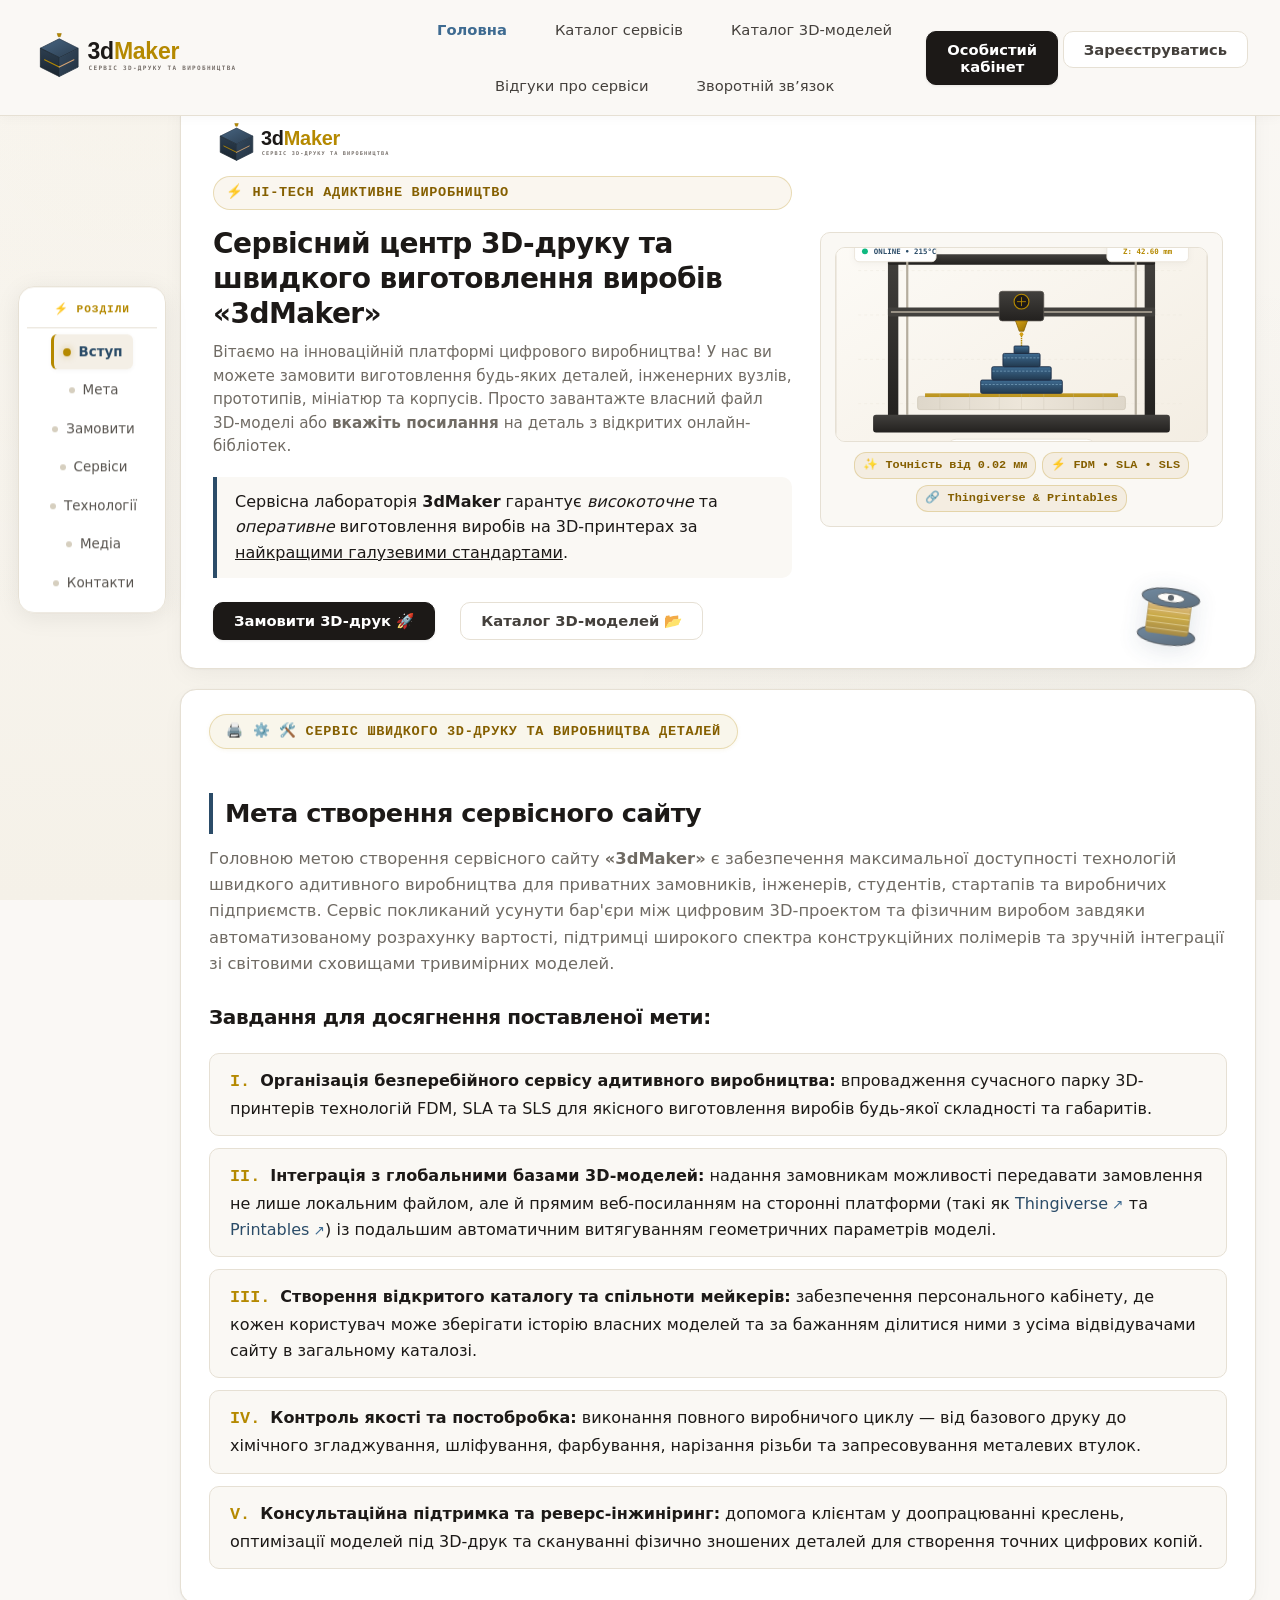
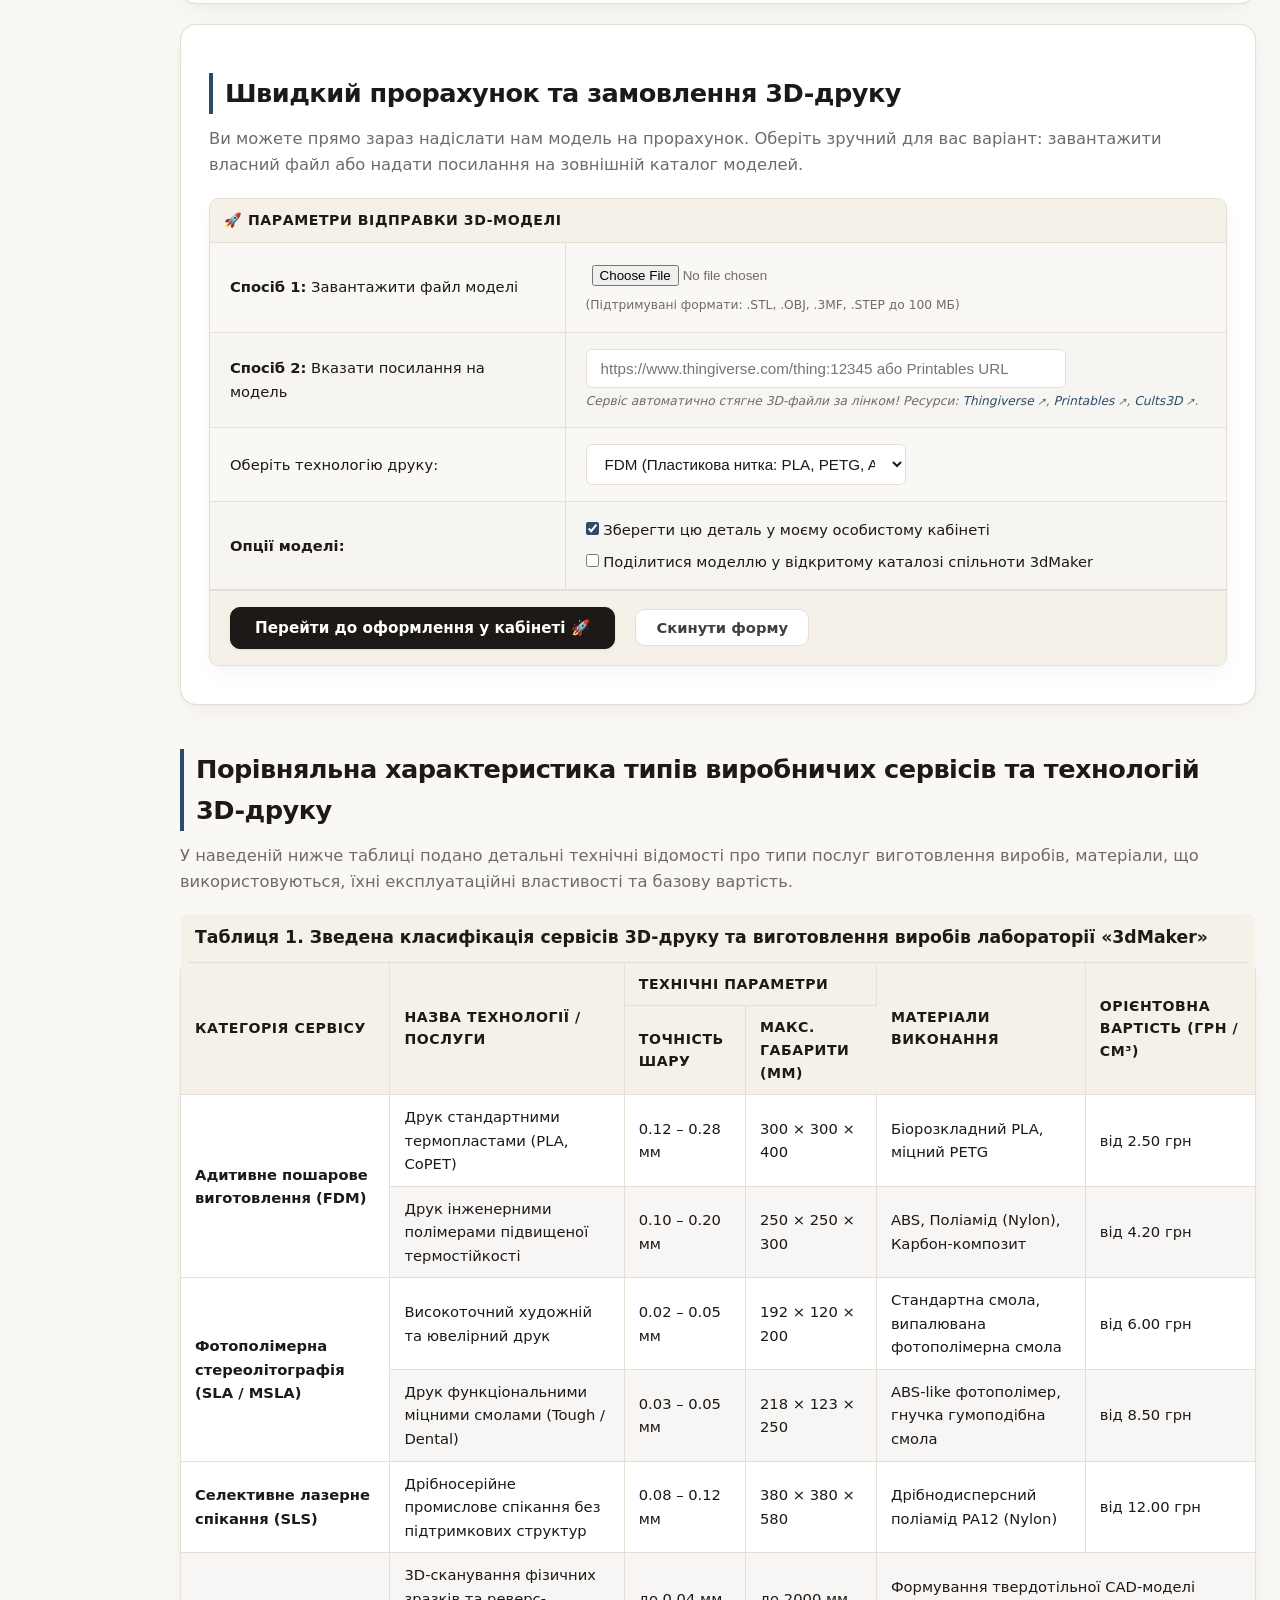
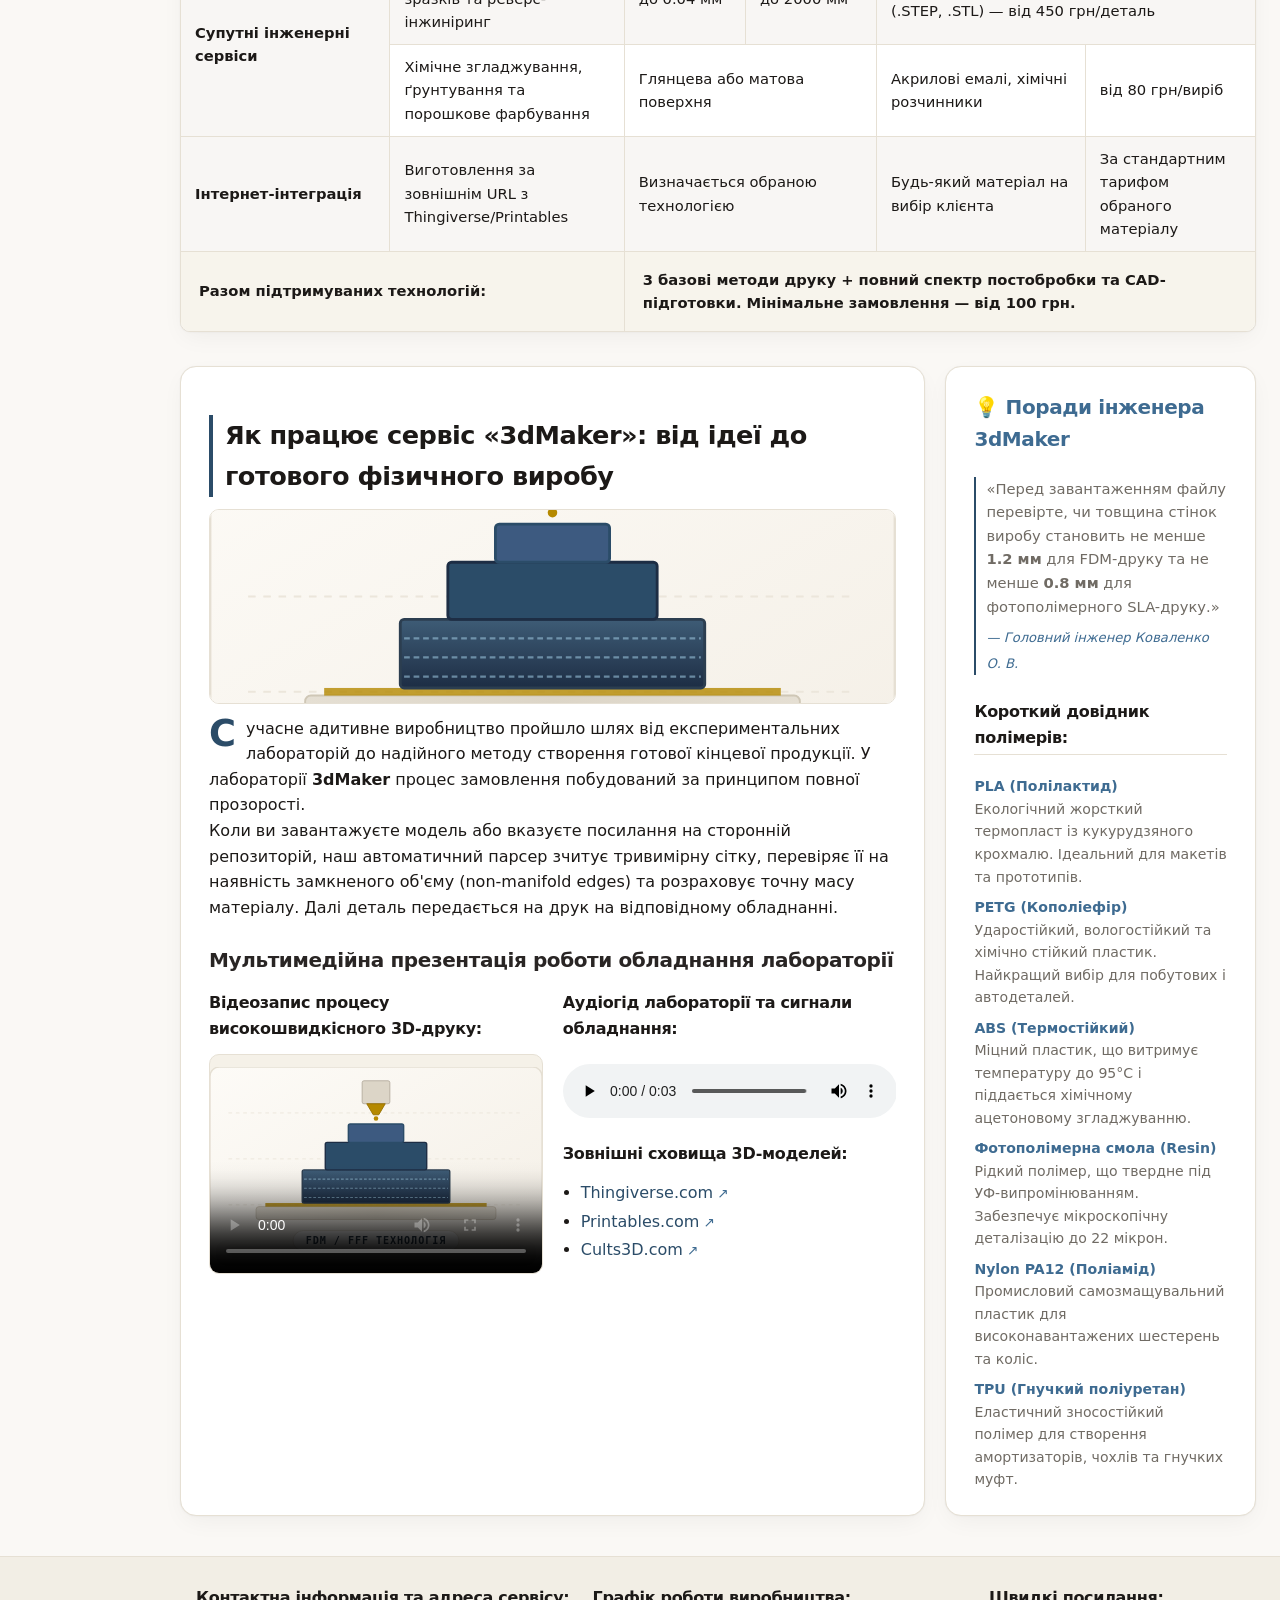
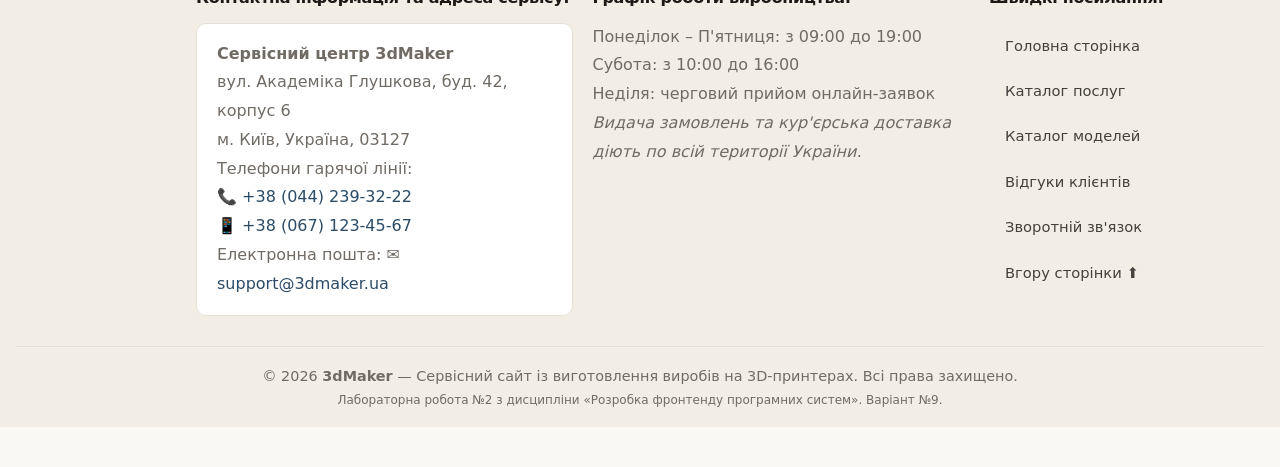
<file: index.html>
<!doctype html>
<html lang="uk">
	<head>
		<meta charset="UTF-8" />
		<meta name="viewport" content="width=device-width, initial-scale=1.0" />
		<meta
			name="description"
			content="3dMaker - сучасний сервісний сайт із виготовлення виробів на 3D-принтерах, завантаження 3D-моделей (STL, OBJ) та прямого друку за посиланням з онлайн-каталогів."
		/>
		<meta
			name="keywords"
			content="3D друк, виготовлення виробів, 3dMaker, FDM, SLA, SLS, 3D моделі, Thingiverse, Printables, замовити 3D друк"
		/>
		<meta name="author" content="3dMaker Studio" />
		<title>3dMaker — Сервісний сайт із виготовлення виробів та 3D-друку</title>

		<link rel="stylesheet" href="css/style.css" />
		<link rel="stylesheet" href="css/animations.css" />
		<script src="js/lab4.js" defer></script>

		<style>
			.hero-banner {
				position: relative;
				padding: 24px 28px;
				background: #ffffff;
				border: 1px solid var(--color-border);
				border-radius: var(--radius-lg);
				box-shadow: var(--shadow-hi-tech);
				overflow: hidden;
			}

			.hero-badge {
				display: inline-flex;
				align-items: center;
				gap: 6px;
				background-color: var(--color-badge-bg);
				color: #855f00;
				font-family: var(--font-tech);
				font-size: 0.85rem;
				font-weight: 700;
				padding: 5px 12px;
				border-radius: 20px;
				border: 1px solid rgba(181, 137, 0, 0.25);
				margin-bottom: 16px;
				letter-spacing: 0.05em;
			}

			a[target='_blank']::after {
				content: ' ↗';
				font-size: 0.85em;
				color: var(--color-primary-light);
			}

			.article-intro::first-letter {
				font-size: 2.3rem;
				font-weight: bold;
				color: var(--color-primary);
				float: left;
				margin-right: 10px;
				line-height: 1;
			}

			.order-card-table {
				border: none;
				background: #faf8f4;
				border-radius: var(--radius-md);
				border: 1px solid var(--color-border);
			}

			.order-card-table td {
				padding: 16px 20px;
				border-color: var(--color-border);
			}

			.custom-input {
				width: 100%;
				max-width: 480px;
				padding: 10px 14px;
				background: #ffffff;
				border: 1px solid var(--color-border);
				border-radius: 6px;
				color: var(--color-text-main);
				font-size: 0.95rem;
				transition:
					border-color 0.25s,
					box-shadow 0.25s;
			}

			.custom-input:focus {
				outline: none;
				border-color: var(--color-primary);
				box-shadow: 0 0 0 3px rgba(43, 76, 104, 0.1);
			}
		</style>
	</head>
	<body class="has-absolute-header has-floating-subnav">
		<header id="site-header" class="header-absolute">
			<table border="0" cellpadding="0" cellspacing="0">
				<tr>
					<td width="28%" align="left">
						<a href="index.html" class="logo-box">
							<img
								src="assets/images/logo.svg"
								alt="3dMaker - Сервіс 3D-друку та виготовлення виробів"
								width="220"
								height="55"
							/>
						</a>
					</td>
					<td width="48%" align="center">
						<nav id="site-main-nav" class="nav-horizontal-top" aria-label="Головне меню сайту">
							<div class="nav-vertical-header">
								<span class="nav-vertical-badge">⚡ МЕНЮ САЙТУ</span>
								<button
									type="button"
									id="mobile-nav-close"
									class="nav-close-btn"
									aria-label="Закрити меню"
								>
									✕
								</button>
							</div>
							<ul class="nav-menu-list">
								<li>
									<a href="index.html" class="nav-link is-current"
										><span class="nav-link-icon">🏠</span
										><span class="nav-link-text">Головна</span></a
									>
								</li>
								<li>
									<a href="services.html" class="nav-link"
										><span class="nav-link-icon">🖨️</span
										><span class="nav-link-text">Каталог сервісів</span></a
									>
								</li>
								<li>
									<a href="models-catalog.html" class="nav-link"
										><span class="nav-link-icon">📂</span
										><span class="nav-link-text">Каталог 3D-моделей</span></a
									>
								</li>
								<li>
									<a href="reviews.html" class="nav-link"
										><span class="nav-link-icon">⭐</span
										><span class="nav-link-text">Відгуки про сервіси</span></a
									>
								</li>
								<li>
									<a href="feedback.html" class="nav-link"
										><span class="nav-link-icon">✉️</span
										><span class="nav-link-text">Зворотній зв’язок</span></a
									>
								</li>
							</ul>
							<div class="nav-vertical-footer">
								<a href="cabinet.html" class="nav-footer-btn nav-footer-btn-primary"
									>Особистий кабінет</a
								>
								<a href="register.html" class="nav-footer-btn nav-footer-btn-secondary"
									>Зареєструватись</a
								>
							</div>
						</nav>
					</td>
					<td width="24%" align="right">
						<a href="cabinet.html" class="header-desktop-btn">
							<button type="button" class="pulse-glow">Особистий кабінет</button>
						</a>
						&nbsp;
						<a href="register.html" class="header-desktop-btn">
							<button type="button" class="btn-secondary">Зареєструватись</button>
						</a>
						<button
							type="button"
							id="mobile-nav-toggle"
							class="mobile-nav-toggle"
							aria-label="Відкрити меню навігації"
							aria-expanded="false"
						>
							<span class="mobile-nav-toggle-icon">☰</span>
							<span class="mobile-nav-toggle-text">МЕНЮ</span>
						</button>
					</td>
				</tr>
			</table>
		</header>

		<div id="mobile-nav-backdrop" class="mobile-nav-backdrop" aria-hidden="true"></div>

		<nav
			class="floating-left-subnav sticky-subnav"
			id="vertical-quick-nav"
			aria-label="Швидкий перехід по розділах"
		>
			<div class="subnav-dock-header">
				<span class="subnav-dock-badge">⚡ РОЗДІЛИ</span>
			</div>
			<ul class="subnav-dock-list">
				<li>
					<a href="#hero" class="subnav-link active"
						><span class="subnav-dot"></span><span class="subnav-label">Вступ</span></a
					>
				</li>
				<li>
					<a href="#about-mission" class="subnav-link"
						><span class="subnav-dot"></span><span class="subnav-label">Мета</span></a
					>
				</li>
				<li>
					<a href="#quick-order" class="subnav-link"
						><span class="subnav-dot"></span><span class="subnav-label">Замовити</span></a
					>
				</li>
				<li>
					<a href="#services-table" class="subnav-link"
						><span class="subnav-dot"></span><span class="subnav-label">Сервіси</span></a
					>
				</li>
				<li>
					<a href="#technology-article" class="subnav-link"
						><span class="subnav-dot"></span><span class="subnav-label">Технології</span></a
					>
				</li>
				<li>
					<a href="#media-section" class="subnav-link"
						><span class="subnav-dot"></span><span class="subnav-label">Медіа</span></a
					>
				</li>
				<li>
					<a href="#contacts" class="subnav-link"
						><span class="subnav-dot"></span><span class="subnav-label">Контакти</span></a
					>
				</li>
			</ul>
		</nav>

		<section id="hero" class="hero-container">
			<div class="hero-grid">
				<div id="brand-floating-canvas" class="brand-floating-canvas" aria-hidden="true"></div>
				<div class="hero-text-col">
					<div class="hero-brand-header">
						<img
							src="assets/images/logo.svg"
							alt="3dMaker Логотип"
							class="hero-brand-logo"
							width="190"
							height="48"
						/>
					</div>
					<span class="hero-badge">⚡ HI-TECH АДИКТИВНЕ ВИРОБНИЦТВО</span>
					<h1 id="hero-brand-title">
						Сервісний центр 3D-друку та швидкого виготовлення виробів «3dMaker»
					</h1>
					<p class="hero-description">
						Вітаємо на інноваційній платформі цифрового виробництва! У нас ви можете замовити
						виготовлення будь-яких деталей, інженерних вузлів, прототипів, мініатюр та корпусів.
						Просто завантажте власний файл 3D-моделі або <strong>вкажіть посилання</strong> на
						деталь з відкритих онлайн-бібліотек.
					</p>

					<p class="styled-sentence">
						<span
							>Сервісна лабораторія <b>3dMaker</b> гарантує <i>високоточне</i> та
							<em>оперативне</em> виготовлення виробів на 3D-принтерах за
							<u>найкращими галузевими стандартами</u>.</span
						>
					</p>

					<div class="hero-actions">
						<a href="#quick-order">
							<button type="button" class="pulse-glow">Замовити 3D-друк 🚀</button>
						</a>
						&nbsp;
						<a href="models-catalog.html">
							<button type="button" class="btn-secondary">Каталог 3D-моделей 📂</button>
						</a>
					</div>
				</div>

				<div class="hero-visual-col">
					<div class="hero-card-visual">
						<img
							src="assets/images/hero-printer.svg"
							alt="3D-принтер лабораторії 3dMaker"
							class="photo-interactive hero-svg-img"
							tabindex="0"
						/>
						<div class="hero-visual-badges">
							<div class="hero-mini-badge">✨ Точність від 0.02 мм</div>
							<div class="hero-mini-badge">⚡ FDM • SLA • SLS</div>
							<div class="hero-mini-badge">🔗 Thingiverse & Printables</div>
						</div>
					</div>
				</div>
			</div>
		</section>

		<main class="page-grid-layout">
			<section id="about-mission" class="mission-block-v9">
				<h2>Мета створення сервісного сайту</h2>
				<p style="margin-top: 8px">
					Головною метою створення сервісного сайту <strong>«3dMaker»</strong> є забезпечення
					максимальної доступності технологій швидкого адитивного виробництва для приватних
					замовників, інженерів, студентів, стартапів та виробничих підприємств. Сервіс покликаний
					усунути бар'єри між цифровим 3D-проектом та фізичним виробом завдяки автоматизованому
					розрахунку вартості, підтримці широкого спектра конструкційних полімерів та зручній
					інтеграції зі світовими сховищами тривимірних моделей.
				</p>

				<h3 style="margin-top: 24px; color: var(--color-text-main)">
					Завдання для досягнення поставленої мети:
				</h3>
				<ol type="I" class="mission-tasks">
					<li>
						<strong>Організація безперебійного сервісу адитивного виробництва:</strong> впровадження
						сучасного парку 3D-принтерів технологій FDM, SLA та SLS для якісного виготовлення
						виробів будь-якої складності та габаритів.
					</li>
					<li>
						<strong>Інтеграція з глобальними базами 3D-моделей:</strong> надання замовникам
						можливості передавати замовлення не лише локальним файлом, але й прямим веб-посиланням
						на сторонні платформи (такі як
						<a
							href="https://www.thingiverse.com/"
							target="_blank"
							title="Відкрити Thingiverse у новій вкладці"
							>Thingiverse</a
						>
						та
						<a
							href="https://www.printables.com/"
							target="_blank"
							title="Відкрити Printables у новій вкладці"
							>Printables</a
						>) із подальшим автоматичним витягуванням геометричних параметрів моделі.
					</li>
					<li>
						<strong>Створення відкритого каталогу та спільноти мейкерів:</strong> забезпечення
						персонального кабінету, де кожен користувач може зберігати історію власних моделей та за
						бажанням ділитися ними з усіма відвідувачами сайту в загальному каталозі.
					</li>
					<li>
						<strong>Контроль якості та постобробка:</strong> виконання повного виробничого циклу —
						від базового друку до хімічного згладжування, шліфування, фарбування, нарізання різьби
						та запресовування металевих втулок.
					</li>
					<li>
						<strong>Консультаційна підтримка та реверс-інжиніринг:</strong> допомога клієнтам у
						доопрацюванні креслень, оптимізації моделей під 3D-друк та скануванні фізично зношених
						деталей для створення точних цифрових копій.
					</li>
				</ol>
			</section>

			<section id="quick-order" class="hero-banner">
				<h2>Швидкий прорахунок та замовлення 3D-друку</h2>
				<p style="color: var(--color-text-muted); margin-bottom: 20px">
					Ви можете прямо зараз надіслати нам модель на прорахунок. Оберіть зручний для вас варіант:
					завантажити власний файл або надати посилання на зовнішній каталог моделей.
				</p>

				<form action="cabinet.html" method="get">
					<table class="order-card-table" cellpadding="10" cellspacing="0" width="100%">
						<thead>
							<tr>
								<th
									colspan="2"
									align="left"
									style="
										background: #f5f1e8;
										color: var(--color-text-main);
										border-bottom: 1px solid var(--color-border);
										border-radius: 8px 8px 0 0;
									"
								>
									🚀 ПАРАМЕТРИ ВІДПРАВКИ 3D-МОДЕЛІ
								</th>
							</tr>
						</thead>
						<tbody>
							<tr>
								<td width="35%">
									<label for="upload-choice-file"
										><strong>Спосіб 1:</strong> Завантажити файл моделі</label
									>
								</td>
								<td>
									<input
										type="file"
										id="upload-choice-file"
										name="model_file"
										accept=".stl,.obj,.3mf,.step"
										style="padding: 6px; color: var(--color-text-muted)"
									/>
									<br />
									<small style="color: var(--color-text-muted)"
										>(Підтримувані формати: .STL, .OBJ, .3MF, .STEP до 100 МБ)</small
									>
								</td>
							</tr>
							<tr>
								<td>
									<label for="upload-choice-url"
										><strong>Спосіб 2:</strong> Вказати посилання на модель</label
									>
								</td>
								<td>
									<input
										type="url"
										id="upload-choice-url"
										name="model_url"
										class="custom-input"
										placeholder="https://www.thingiverse.com/thing:12345 або Printables URL"
									/>
									<br />
									<small
										style="color: var(--color-text-muted); margin-top: 4px; display: inline-block"
									>
										<em
											>Сервіс автоматично стягне 3D-файли за лінком! Ресурси:
											<a href="https://www.thingiverse.com/" target="_blank">Thingiverse</a>,
											<a href="https://www.printables.com/" target="_blank">Printables</a>,
											<a href="https://cults3d.com/" target="_blank">Cults3D</a>.
										</em>
									</small>
								</td>
							</tr>
							<tr>
								<td>
									<label for="print-tech">Оберіть технологію друку:</label>
								</td>
								<td>
									<select
										id="print-tech"
										name="technology"
										class="custom-input"
										style="max-width: 320px"
									>
										<option value="fdm" selected>
											FDM (Пластикова нитка: PLA, PETG, ABS, Nylon)
										</option>
										<option value="sla">SLA (Фотополімерна рідка смола високої деталізації)</option>
										<option value="sls">SLS (Порошковий поліамід, промислова міцність)</option>
									</select>
								</td>
							</tr>
							<tr>
								<td>
									<strong>Опції моделі:</strong>
								</td>
								<td>
									<div style="display: flex; flex-direction: column; gap: 8px">
										<div>
											<input
												type="checkbox"
												id="save-in-cabinet"
												name="save_cabinet"
												checked
												style="accent-color: var(--color-primary); cursor: pointer"
											/>
											<label for="save-in-cabinet" style="cursor: pointer"
												>Зберегти цю деталь у моєму особистому кабінеті</label
											>
										</div>
										<div>
											<input
												type="checkbox"
												id="share-publicly"
												name="share_public"
												style="accent-color: var(--color-primary); cursor: pointer"
											/>
											<label for="share-publicly" style="cursor: pointer"
												>Поділитися моделлю у відкритому каталозі спільноти 3dMaker</label
											>
										</div>
									</div>
								</td>
							</tr>
						</tbody>
						<tfoot>
							<tr>
								<td
									colspan="2"
									align="left"
									style="
										background: #f5f1e8;
										color: var(--color-text-main);
										border-top: 1px solid var(--color-border);
										border-radius: 0 0 8px 8px;
									"
								>
									<button
										type="submit"
										class="pulse-glow"
										style="padding: 11px 24px; font-size: 0.95rem"
									>
										Перейти до оформлення у кабінеті 🚀
									</button>
									&nbsp;&nbsp;
									<button type="reset" class="btn-secondary">Скинути форму</button>
								</td>
							</tr>
						</tfoot>
					</table>
				</form>
			</section>

			<section id="services-table">
				<h2>Порівняльна характеристика типів виробничих сервісів та технологій 3D-друку</h2>
				<p>
					У наведеній нижче таблиці подано детальні технічні відомості про типи послуг виготовлення
					виробів, матеріали, що використовуються, їхні експлуатаційні властивості та базову
					вартість.
				</p>

				<div class="services-table-wrapper">
					<table border="0" cellpadding="10" cellspacing="0" width="100%">
						<caption>
							<strong>Таблиця 1.</strong>
							Зведена класифікація сервісів 3D-друку та виготовлення виробів лабораторії «3dMaker»
						</caption>

						<thead>
							<tr>
								<th rowspan="2">Категорія сервісу</th>
								<th rowspan="2">Назва технології / послуги</th>
								<th colspan="2">Технічні параметри</th>
								<th rowspan="2">Матеріали виконання</th>
								<th rowspan="2">Орієнтовна вартість (грн / см³)</th>
							</tr>
							<tr>
								<th>Точність шару</th>
								<th>Макс. габарити (мм)</th>
							</tr>
						</thead>

						<tbody>
							<tr>
								<td rowspan="2" align="center">
									<strong>Адитивне пошарове виготовлення (FDM)</strong>
								</td>
								<td>Друк стандартними термопластами (PLA, CoPET)</td>
								<td>0.12 – 0.28 мм</td>
								<td>300 × 300 × 400</td>
								<td>Біорозкладний PLA, міцний PETG</td>
								<td>від 2.50 грн</td>
							</tr>

							<tr>
								<td>Друк інженерними полімерами підвищеної термостійкості</td>
								<td>0.10 – 0.20 мм</td>
								<td>250 × 250 × 300</td>
								<td>ABS, Поліамід (Nylon), Карбон-композит</td>
								<td>від 4.20 грн</td>
							</tr>

							<tr>
								<td rowspan="2" align="center">
									<strong>Фотополімерна стереолітографія (SLA / MSLA)</strong>
								</td>
								<td>Високоточний художній та ювелірний друк</td>
								<td>0.02 – 0.05 мм</td>
								<td>192 × 120 × 200</td>
								<td>Стандартна смола, випалювана фотополімерна смола</td>
								<td>від 6.00 грн</td>
							</tr>

							<tr>
								<td>Друк функціональними міцними смолами (Tough / Dental)</td>
								<td>0.03 – 0.05 мм</td>
								<td>218 × 123 × 250</td>
								<td>ABS-like фотополімер, гнучка гумоподібна смола</td>
								<td>від 8.50 грн</td>
							</tr>

							<tr>
								<td align="center">
									<strong>Селективне лазерне спікання (SLS)</strong>
								</td>
								<td>Дрібносерійне промислове спікання без підтримкових структур</td>
								<td>0.08 – 0.12 мм</td>
								<td>380 × 380 × 580</td>
								<td>Дрібнодисперсний поліамід PA12 (Nylon)</td>
								<td>від 12.00 грн</td>
							</tr>

							<tr>
								<td rowspan="2" align="center">
									<strong>Супутні інженерні сервіси</strong>
								</td>
								<td>3D-сканування фізичних зразків та реверс-інжиніринг</td>
								<td>до 0.04 мм</td>
								<td>до 2000 мм</td>
								<td colspan="2" align="center">
									Формування твердотільної CAD-моделі (.STEP, .STL) — від 450 грн/деталь
								</td>
							</tr>

							<tr>
								<td>Хімічне згладжування, ґрунтування та порошкове фарбування</td>
								<td colspan="2" align="center">Глянцева або матова поверхня</td>
								<td>Акрилові емалі, хімічні розчинники</td>
								<td>від 80 грн/виріб</td>
							</tr>

							<tr>
								<td align="center">
									<strong>Інтернет-інтеграція</strong>
								</td>
								<td>Виготовлення за зовнішнім URL з Thingiverse/Printables</td>
								<td colspan="2" align="center">Визначається обраною технологією</td>
								<td>Будь-який матеріал на вибір клієнта</td>
								<td>За стандартним тарифом обраного матеріалу</td>
							</tr>
						</tbody>

						<tfoot>
							<tr>
								<th colspan="2" align="left">Разом підтримуваних технологій:</th>
								<td colspan="4">
									<strong
										>3 базові методи друку + повний спектр постобробки та CAD-підготовки</strong
									>. Мінімальне замовлення — від 100 грн.
								</td>
							</tr>
						</tfoot>
					</table>
				</div>
			</section>

			<div class="main-sidebar-grid">
				<article id="technology-article" class="hero-banner">
					<h2>Як працює сервіс «3dMaker»: від ідеї до готового фізичного виробу</h2>
					<div class="clearfix">
						<img
							src="assets/images/fdm.svg"
							alt="Процес пошарового наплавлення матеріалу на 3D-принтері"
							width="280"
							class="float-left-img photo-interactive"
							tabindex="0"
						/>
						<p class="article-intro">
							Сучасне адитивне виробництво пройшло шлях від експериментальних лабораторій до
							надійного методу створення готової кінцевої продукції. У лабораторії
							<strong>3dMaker</strong> процес замовлення побудований за принципом повної прозорості.
						</p>
						<p>
							Коли ви завантажуєте модель або вказуєте посилання на сторонній репозиторій, наш
							автоматичний парсер зчитує тривимірну сітку, перевіряє її на наявність замкненого
							об'єму (non-manifold edges) та розраховує точну масу матеріалу. Далі деталь
							передається на друк на відповідному обладнанні.
						</p>
					</div>

					<section id="media-section" style="margin-top: 24px">
						<h3>Мультимедійна презентація роботи обладнання лабораторії</h3>

						<div style="display: grid; grid-template-columns: 1fr 1fr; gap: 20px; margin-top: 14px">
							<div>
								<h4>Відеозапис процесу високошвидкісного 3D-друку:</h4>
								<video
									width="100%"
									height="220"
									controls
									poster="assets/images/fdm.svg"
									style="
										border-radius: var(--radius-md);
										border: 1px solid var(--color-border);
										background: #f5f1e8;
									"
								>
									<source src="assets/media/printer-demo.mp4" type="video/mp4" />
									<p>Ваш браузер не підтримує відтворення HTML5-відео.</p>
								</video>
							</div>
							<div>
								<h4>Аудіогід лабораторії та сигнали обладнання:</h4>
								<audio controls style="width: 100%; margin-top: 10px">
									<source src="assets/media/audio-presentation.wav" type="audio/wav" />
									<p>Ваш браузер не підтримує елемент <code>audio</code>.</p>
								</audio>
								<h4 style="margin-top: 16px">Зовнішні сховища 3D-моделей:</h4>
								<ul style="margin-left: 18px; line-height: 1.8">
									<li>
										<a href="https://www.thingiverse.com/" target="_blank" rel="noopener noreferrer"
											>Thingiverse.com</a
										>
									</li>
									<li>
										<a href="https://www.printables.com/" target="_blank" rel="noopener noreferrer"
											>Printables.com</a
										>
									</li>
									<li>
										<a href="https://cults3d.com/" target="_blank" rel="noopener noreferrer"
											>Cults3D.com</a
										>
									</li>
								</ul>
							</div>
						</div>
					</section>
				</article>

				<aside id="useful-tips" class="scrollable-content-box">
					<h3 style="color: var(--color-primary-light)">💡 Поради інженера 3dMaker</h3>
					<blockquote
						style="margin: 10px 0; border-left: 2px solid var(--color-primary); padding-left: 10px"
					>
						<p style="font-size: 0.92rem; color: var(--color-text-muted); margin-bottom: 6px">
							«Перед завантаженням файлу перевірте, чи товщина стінок виробу становить не менше
							<strong>1.2 мм</strong> для FDM-друку та не менше <strong>0.8 мм</strong> для
							фотополімерного SLA-друку.»
						</p>
						<cite style="color: var(--color-primary-light); font-size: 0.82rem"
							>— Головний інженер Коваленко О. В.</cite
						>
					</blockquote>

					<h4
						style="
							margin-top: 14px;
							border-bottom: 1px solid var(--color-border);
							padding-bottom: 4px;
						"
					>
						Короткий довідник полімерів:
					</h4>
					<dl style="font-size: 0.88rem">
						<dt style="color: var(--color-primary-light); margin-top: 8px">
							<strong>PLA (Полілактид)</strong>
						</dt>
						<dd style="color: var(--color-text-muted)">
							Екологічний жорсткий термопласт із кукурудзяного крохмалю. Ідеальний для макетів та
							прототипів.
						</dd>

						<dt style="color: var(--color-primary-light); margin-top: 8px">
							<strong>PETG (Кополіефір)</strong>
						</dt>
						<dd style="color: var(--color-text-muted)">
							Ударостійкий, вологостійкий та хімічно стійкий пластик. Найкращий вибір для побутових
							і автодеталей.
						</dd>

						<dt style="color: var(--color-primary-light); margin-top: 8px">
							<strong>ABS (Термостійкий)</strong>
						</dt>
						<dd style="color: var(--color-text-muted)">
							Міцний пластик, що витримує температуру до 95°C і піддається хімічному ацетоновому
							згладжуванню.
						</dd>

						<dt style="color: var(--color-primary-light); margin-top: 8px">
							<strong>Фотополімерна смола (Resin)</strong>
						</dt>
						<dd style="color: var(--color-text-muted)">
							Рідкий полімер, що твердне під УФ-випромінюванням. Забезпечує мікроскопічну
							деталізацію до 22 мікрон.
						</dd>

						<dt style="color: var(--color-primary-light); margin-top: 8px">
							<strong>Nylon PA12 (Поліамід)</strong>
						</dt>
						<dd style="color: var(--color-text-muted)">
							Промисловий самозмащувальний пластик для високонавантажених шестерень та коліс.
						</dd>

						<dt style="color: var(--color-primary-light); margin-top: 8px">
							<strong>TPU (Гнучкий поліуретан)</strong>
						</dt>
						<dd style="color: var(--color-text-muted)">
							Еластичний зносостійкий полімер для створення амортизаторів, чохлів та гнучких муфт.
						</dd>
					</dl>
				</aside>
			</div>
		</main>

		<footer id="contacts footer">
			<div class="page-grid-layout" style="grid-template-columns: 1.5fr 1.5fr 1fr; gap: 20px">
				<div>
					<h4>Контактна інформація та адреса сервісу:</h4>
					<div
						class="contacts-v9"
						title="Наведіть курсор та затримайте на 2 секунди для збільшення шрифту"
					>
						<address>
							<strong>Сервісний центр 3dMaker</strong><br />
							вул. Академіка Глушкова, буд. 42, корпус 6<br />
							м. Київ, Україна, 03127<br />
							Телефони гарячої лінії: <br />
							📞 <a href="tel:+380442393222">+38 (044) 239-32-22</a><br />
							📱 <a href="tel:+380671234567">+38 (067) 123-45-67</a><br />
							Електронна пошта: ✉️ <a href="mailto:support@3dmaker.ua">support@3dmaker.ua</a>
						</address>
					</div>
				</div>

				<div>
					<h4>Графік роботи виробництва:</h4>
					<p style="color: var(--color-text-muted); line-height: 1.8">
						Понеділок – П'ятниця: з 09:00 до 19:00<br />
						Субота: з 10:00 до 16:00<br />
						Неділя: черговий прийом онлайн-заявок<br />
						<em>Видача замовлень та кур'єрська доставка діють по всій території України.</em>
					</p>
				</div>

				<div>
					<h4>Швидкі посилання:</h4>
					<ul style="list-style: none; line-height: 2">
						<li><a href="index.html" class="nav-link">Головна сторінка</a></li>
						<li><a href="services.html" class="nav-link">Каталог послуг</a></li>
						<li><a href="models-catalog.html" class="nav-link">Каталог моделей</a></li>
						<li><a href="reviews.html" class="nav-link">Відгуки клієнтів</a></li>
						<li><a href="feedback.html" class="nav-link">Зворотній зв'язок</a></li>
						<li><a href="#site-header" class="nav-link">Вгору сторінки ⬆️</a></li>
					</ul>
				</div>
			</div>

			<div
				style="
					text-align: center;
					margin-top: 30px;
					border-top: 1px solid var(--color-border);
					padding-top: 18px;
				"
			>
				<p style="color: var(--color-text-muted); font-size: 0.9rem">
					&copy; 2026 <strong>3dMaker</strong> — Сервісний сайт із виготовлення виробів на
					3D-принтерах. Всі права захищено.
					<br />
					<small
						>Лабораторна робота №2 з дисципліни «Розробка фронтенду програмних систем». Варіант
						№9.</small
					>
				</p>
			</div>
		</footer>

		<script>
			document.addEventListener('DOMContentLoaded', function () {
				var links = document.querySelectorAll('.subnav-link')
				var sections = []
				for (var i = 0; i < links.length; i++) {
					var hash = links[i].getAttribute('href')
					if (hash && hash.charAt(0) === '#') {
						var target = document.querySelector(hash)
						if (target) {
							sections.push({ el: target, link: links[i] })
						}
					}
				}
				function onScroll() {
					var scrollPos = window.scrollY + 140
					var current = sections[0]
					for (var j = 0; j < sections.length; j++) {
						var top = sections[j].el.getBoundingClientRect().top + window.scrollY
						if (scrollPos >= top) {
							current = sections[j]
						}
					}
					if (window.innerHeight + window.scrollY >= document.documentElement.scrollHeight - 50) {
						current = sections[sections.length - 1]
					}
					for (var k = 0; k < links.length; k++) {
						links[k].classList.remove('active')
					}
					if (current && current.link) {
						current.link.classList.add('active')
					}
				}
				window.addEventListener('scroll', onScroll, { passive: true })
				window.addEventListener('resize', onScroll)
				onScroll()
			})
		</script>
	</body>
</html>
</file>
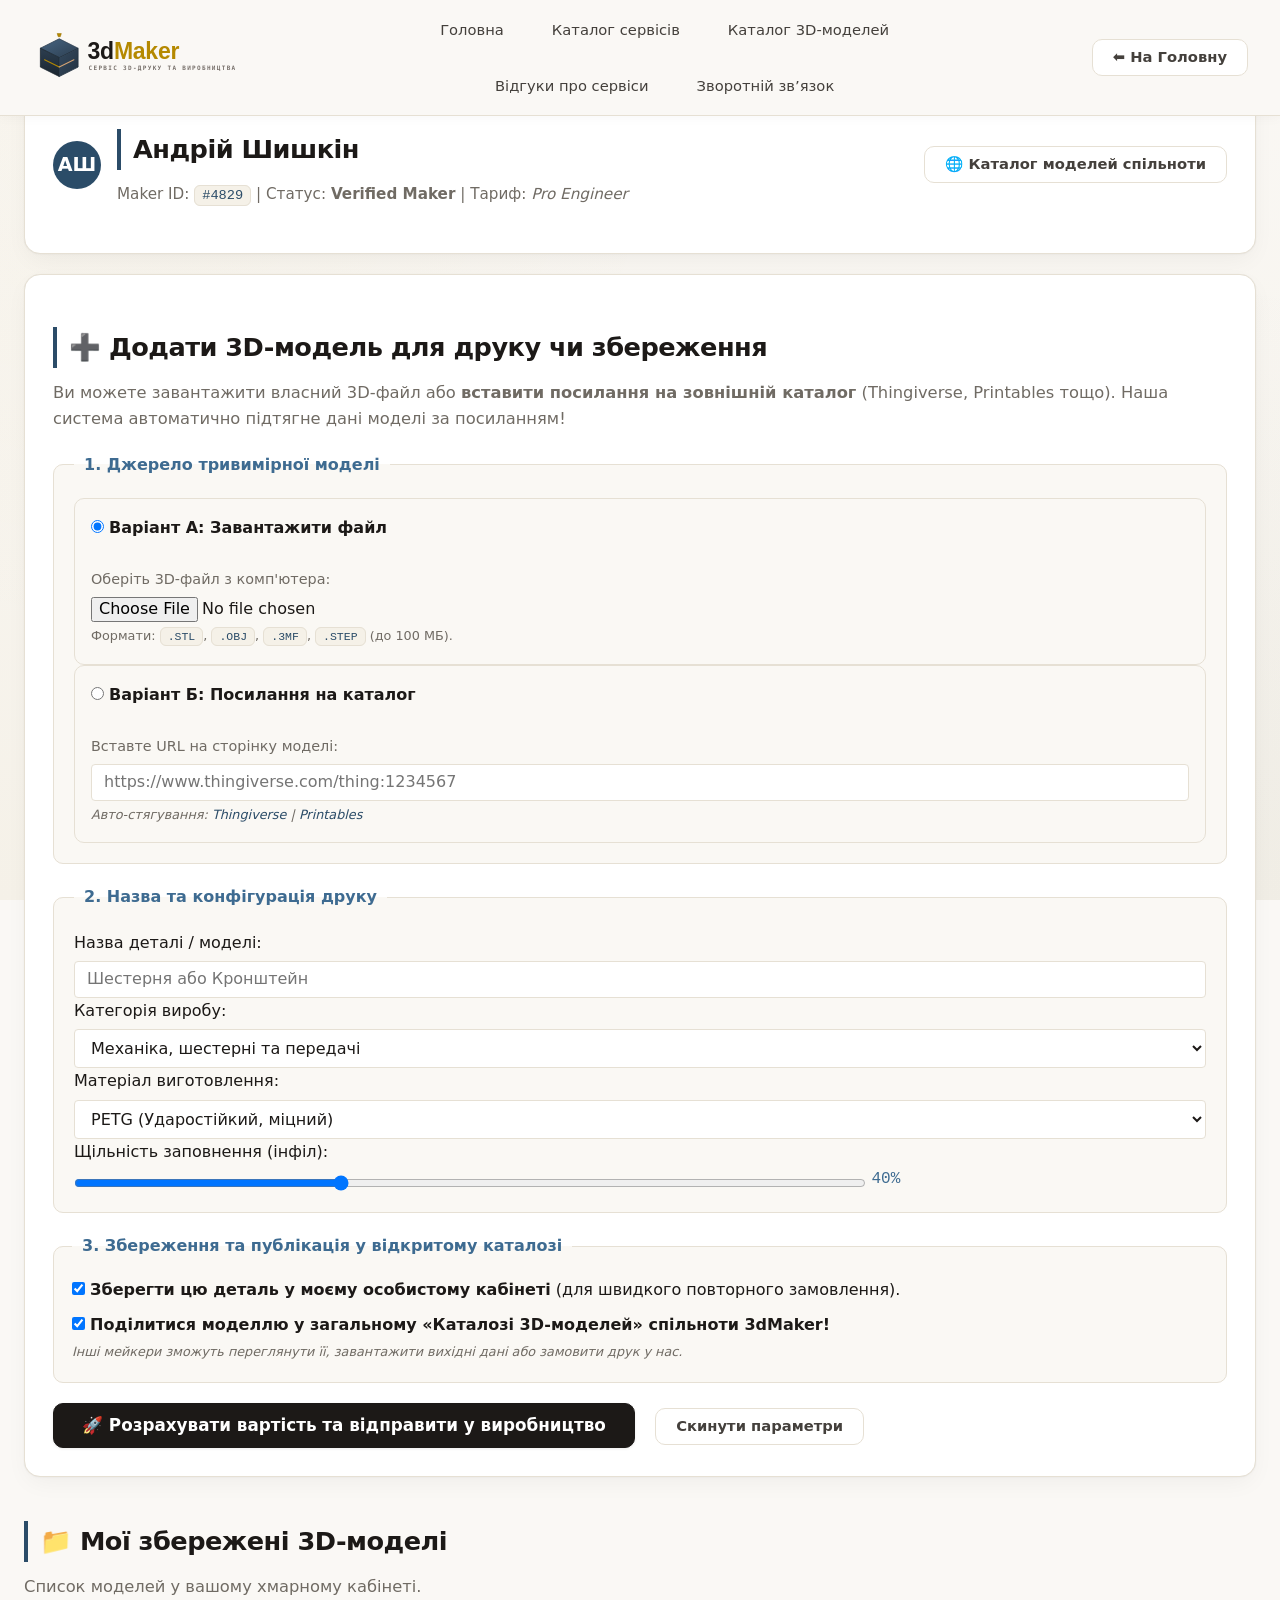
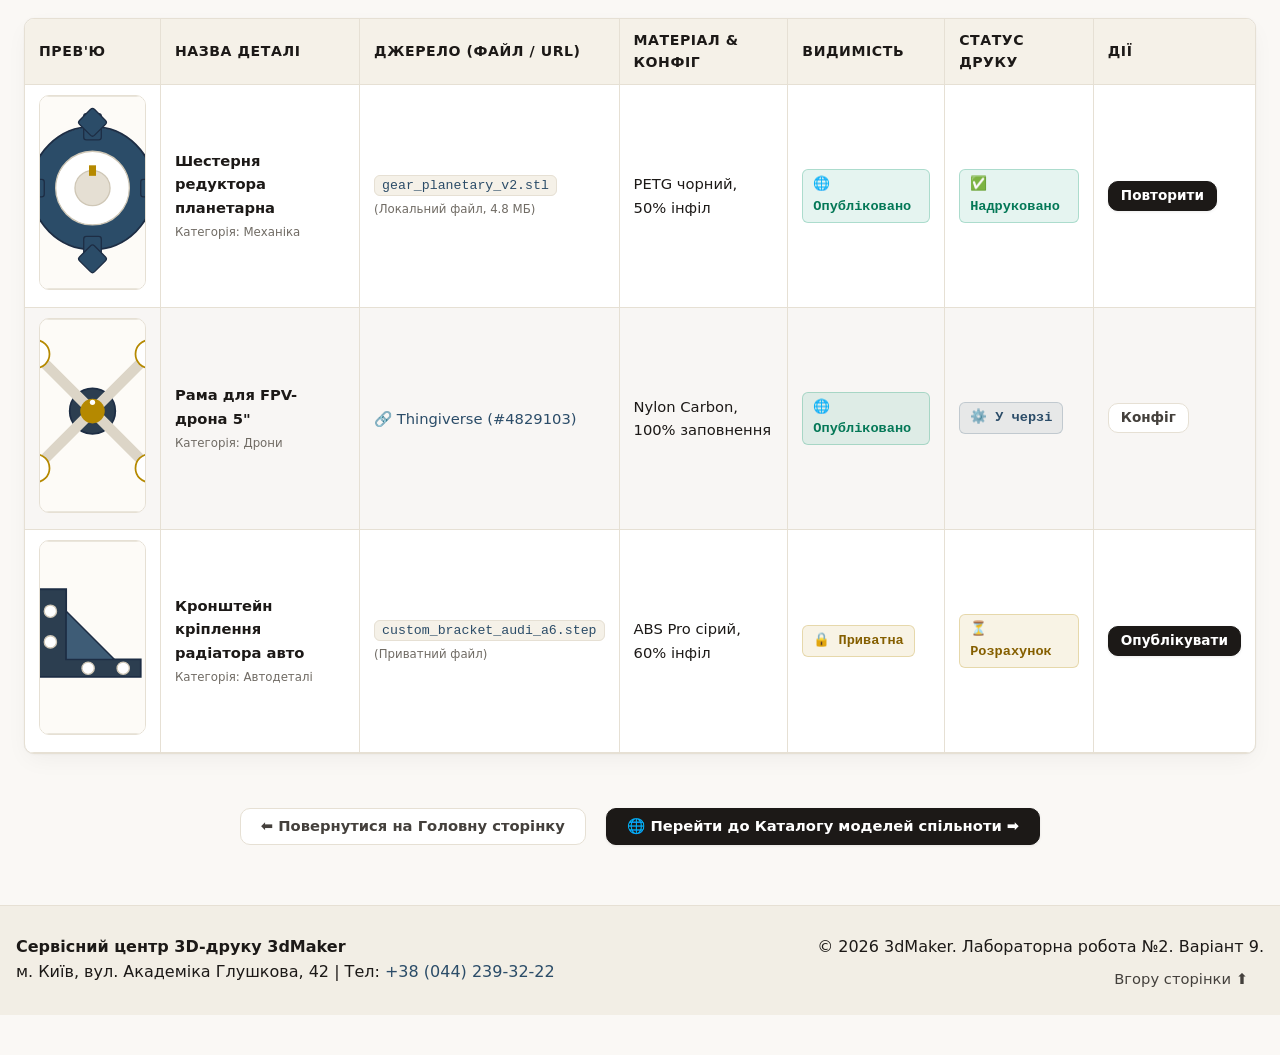
<file: cabinet.html>
<!DOCTYPE html>
<html lang="uk">
<head>
    <meta charset="UTF-8">
    <meta name="viewport" content="width=device-width, initial-scale=1.0">
    <meta name="description" content="Особистий кабінет користувача 3dMaker: завантаження STL-файлів, імпорт за посиланням з Thingiverse та Printables, збереження 3D-моделей та управління публікацією в каталозі.">
    <title>Власний кабінет — 3dMaker</title>

    <link rel="stylesheet" href="css/normalize.css">
    <link rel="stylesheet" href="css/style.css">
    <link rel="stylesheet" href="css/animations.css">
    <script src="js/lab4.js" defer></script>

    <style>
        .cabinet-user-card {
            background: #ffffff;
            border: 1px solid var(--color-border);
            border-radius: var(--radius-lg);
            padding: 28px;
            display: flex;
            justify-content: space-between;
            align-items: center;
            flex-wrap: wrap;
            gap: 16px;
            box-shadow: var(--shadow-hi-tech);
        }

        .user-avatar-badge {
            display: inline-flex;
            align-items: center;
            justify-content: center;
            width: 48px;
            height: 48px;
            border-radius: 50%;
            background: #2b4c68;
            color: white;
            font-weight: bold;
            font-size: 1.2rem;
        }

        .status-badge {
            display: inline-block;
            padding: 4px 10px;
            border-radius: var(--radius-sm);
            font-size: 0.85rem;
            font-family: var(--font-tech);
            font-weight: 600;
        }

        .status-printed {
            background: rgba(5, 150, 105, 0.1);
            color: #047857;
            border: 1px solid rgba(5, 150, 105, 0.25);
        }

        .status-queue {
            background: rgba(43, 76, 104, 0.08);
            color: #2b4c68;
            border: 1px solid rgba(43, 76, 104, 0.2);
        }

        .status-calc {
            background: rgba(181, 137, 0, 0.1);
            color: #855f00;
            border: 1px solid rgba(181, 137, 0, 0.25);
        }

        a:active, button:active {
            color: darkgreen !important;
            border-color: darkgreen !important;
        }
    </style>
</head>
<body class="has-fixed-header">

    <header id="site-header" class="header-fixed">
        <table width="100%" border="0" cellpadding="0" cellspacing="0">
            <tr>
                <td width="28%" align="left">
                    <a href="index.html" class="logo-box">
                        <img src="assets/images/logo.svg" alt="3dMaker Логотип" width="220" height="55">
                    </a>
                </td>
                <td width="48%" align="center">
                    <nav id="site-main-nav" class="nav-horizontal-top" aria-label="Головне меню сайту">
                        <div class="nav-vertical-header">
                            <span class="nav-vertical-badge">⚡ МЕНЮ САЙТУ</span>
                            <button type="button" id="mobile-nav-close" class="nav-close-btn" aria-label="Закрити меню">✕</button>
                        </div>
                        <ul class="nav-menu-list">
                            <li><a href="index.html" class="nav-link"><span class="nav-link-icon">🏠</span><span class="nav-link-text">Головна</span></a></li>
                            <li><a href="services.html" class="nav-link"><span class="nav-link-icon">🖨️</span><span class="nav-link-text">Каталог сервісів</span></a></li>
                            <li><a href="models-catalog.html" class="nav-link"><span class="nav-link-icon">📂</span><span class="nav-link-text">Каталог 3D-моделей</span></a></li>
                            <li><a href="reviews.html" class="nav-link"><span class="nav-link-icon">⭐</span><span class="nav-link-text">Відгуки про сервіси</span></a></li>
                            <li><a href="feedback.html" class="nav-link"><span class="nav-link-icon">✉️</span><span class="nav-link-text">Зворотній зв’язок</span></a></li>
                        </ul>
                        <div class="nav-vertical-footer">
                            <a href="cabinet.html" class="nav-footer-btn nav-footer-btn-primary">Особистий кабінет</a>
                            <a href="register.html" class="nav-footer-btn nav-footer-btn-secondary">Зареєструватись</a>
                        </div>
                    </nav>
                </td>
                <td width="24%" align="right">
                    <a href="index.html" class="header-desktop-btn">
                        <button type="button" class="btn-secondary">⬅️ На Головну</button>
                    </a>
                    <button type="button" id="mobile-nav-toggle" class="mobile-nav-toggle" aria-label="Відкрити меню навігації" aria-expanded="false">
                        <span class="mobile-nav-toggle-icon">☰</span>
                        <span class="mobile-nav-toggle-text">МЕНЮ</span>
                    </button>
                </td>
            </tr>
        </table>
    </header>

    <div id="mobile-nav-backdrop" class="mobile-nav-backdrop" aria-hidden="true"></div>

    <main class="page-grid-layout">

        <section class="cabinet-user-card">
            <div style="display: flex; align-items: center; gap: 16px;">
                <div class="user-avatar-badge">АШ</div>
                <div>
                    <h2>Андрій Шишкін</h2>
                    <p style="color: var(--color-text-muted); font-size: 0.95rem;">
                        Maker ID: <code>#4829</code> | Статус: <strong>Verified Maker</strong> | Тариф: <em>Pro Engineer</em>
                    </p>
                </div>
            </div>
            <div>
                <a href="models-catalog.html">
                    <button type="button" class="btn-secondary">🌐 Каталог моделей спільноти</button>
                </a>
            </div>
        </section>

        <section id="upload-model-section" style="background-color: var(--color-bg-card); border: 1px solid var(--color-border); border-radius: var(--radius-lg); padding: 28px; box-shadow: var(--shadow-hi-tech);">
            <h2>➕ Додати 3D-модель для друку чи збереження</h2>
            <p style="color: var(--color-text-muted); margin-bottom: 20px;">
                Ви можете завантажити власний 3D-файл або <strong>вставити посилання на зовнішній каталог</strong>
                (Thingiverse, Printables тощо). Наша система автоматично підтягне дані моделі за посиланням!
            </p>

            <form action="#" method="post" enctype="multipart/form-data">

                <fieldset style="border: 1px solid var(--color-border); border-radius: var(--radius-md); padding: 20px; margin-bottom: 20px; background: #faf8f4; border: 1px solid var(--color-border);">
                    <legend style="color: var(--color-primary-light); padding: 0 10px; font-weight: bold;">
                        1. Джерело тривимірної моделі
                    </legend>

                    <div class="cabinet-form-grid">
                        <div style="background: #faf8f4; border: 1px solid var(--color-border); padding: 16px; border-radius: var(--radius-md); border: 1px solid var(--color-border);">
                            <input type="radio" id="src-file" name="model_source_type" value="file" checked>
                            <label for="src-file"><strong>Варіант А: Завантажити файл</strong></label>
                            <br><br>
                            <label for="file-input" style="font-size: 0.9rem; color: var(--color-text-muted);">Оберіть 3D-файл з комп'ютера:</label><br>
                            <input type="file" id="file-input" name="uploaded_file" accept=".stl,.obj,.3mf,.step" style="margin-top: 6px;">
                            <br>
                            <small style="color: var(--color-text-muted);">Формати: <code>.STL</code>, <code>.OBJ</code>, <code>.3MF</code>, <code>.STEP</code> (до 100 МБ).</small>
                        </div>

                        <div style="background: #faf8f4; border: 1px solid var(--color-border); padding: 16px; border-radius: var(--radius-md); border: 1px solid var(--color-border);">
                            <input type="radio" id="src-url" name="model_source_type" value="url">
                            <label for="src-url"><strong>Варіант Б: Посилання на каталог</strong></label>
                            <br><br>
                            <label for="url-input" style="font-size: 0.9rem; color: var(--color-text-muted);">Вставте URL на сторінку моделі:</label><br>
                            <input type="url" id="url-input" name="model_url" placeholder="https://www.thingiverse.com/thing:1234567" style="width: 100%; padding: 8px 12px; background: #ffffff; border: 1px solid var(--color-border); border-radius: 4px; color: var(--color-text-main); margin-top: 6px;">
                            <br>
                            <small style="color: var(--color-text-muted);">
                                <em>Авто-стягування:
                                    <a href="https://www.thingiverse.com/" target="_blank">Thingiverse</a> |
                                    <a href="https://www.printables.com/" target="_blank">Printables</a>
                                </em>
                            </small>
                        </div>
                    </div>
                </fieldset>

                <fieldset style="border: 1px solid var(--color-border); border-radius: var(--radius-md); padding: 20px; margin-bottom: 20px; background: #faf8f4; border: 1px solid var(--color-border);">
                    <legend style="color: var(--color-primary-light); padding: 0 10px; font-weight: bold;">
                        2. Назва та конфігурація друку
                    </legend>

                    <div class="cabinet-form-grid">
                        <div>
                            <label for="model-name">Назва деталі / моделі:</label><br>
                            <input type="text" id="model-name" name="model_name" placeholder="Шестерня або Кронштейн" required style="width: 100%; padding: 8px 12px; background: #ffffff; border: 1px solid var(--color-border); border-radius: 4px; color: var(--color-text-main); margin-top: 6px;">
                        </div>

                        <div>
                            <label for="model-category">Категорія виробу:</label><br>
                            <select id="model-category" name="category" required style="width: 100%; padding: 8px 12px; background: #ffffff; border: 1px solid var(--color-border); border-radius: 4px; color: var(--color-text-main); margin-top: 6px;">
                                <option value="mechanics">Механіка, шестерні та передачі</option>
                                <option value="electronics">Корпуси приладів та електроніка</option>
                                <option value="auto">Автомобільні та мото-деталі</option>
                                <option value="drones">Комплектуючі дронів та авіамоделізм</option>
                                <option value="decor">Побут, дизайн та декор</option>
                                <option value="miniatures">Художні мініатюри та косплей</option>
                            </select>
                        </div>

                        <div>
                            <label for="material-select">Матеріал виготовлення:</label><br>
                            <select id="material-select" name="material" required style="width: 100%; padding: 8px 12px; background: #ffffff; border: 1px solid var(--color-border); border-radius: 4px; color: var(--color-text-main); margin-top: 6px;">
                                <option value="pla">PLA (Стандартний біополімер)</option>
                                <option value="petg" selected>PETG (Ударостійкий, міцний)</option>
                                <option value="abs">ABS (Термостійкий технічний)</option>
                                <option value="nylon">Nylon PA12 (Зносостійкий, самозмащувальний)</option>
                                <option value="resin">SLA Tough Resin (Високоточна смола)</option>
                            </select>
                        </div>

                        <div>
                            <label for="infill-density">Щільність заповнення (інфіл):</label><br>
                            <input type="range" id="infill-density" name="infill" min="10" max="100" step="5" value="40" style="width: 70%; vertical-align: middle; margin-top: 10px;">
                            <span style="font-family: var(--font-tech); color: var(--color-primary-light);">40%</span>
                        </div>
                    </div>
                </fieldset>

                <fieldset style="border: 1px solid var(--color-border); border-radius: var(--radius-md); padding: 18px; margin-bottom: 20px; background: #faf8f4; border: 1px solid var(--color-border);">
                    <legend style="color: var(--color-primary-light); padding: 0 10px; font-weight: bold;">
                        3. Збереження та публікація у відкритому каталозі
                    </legend>
                    <p style="margin-bottom: 10px;">
                        <input type="checkbox" id="save-local" name="save_in_cabinet" checked>
                        <label for="save-local"><strong>Зберегти цю деталь у моєму особистому кабінеті</strong> (для швидкого повторного замовлення).</label>
                    </p>
                    <p>
                        <input type="checkbox" id="share-community" name="share_in_catalog" checked>
                        <label for="share-community">
                            <strong>Поділитися моделлю у загальному «Каталозі 3D-моделей» спільноти 3dMaker!</strong>
                            <br>
                            <small style="color: var(--color-text-muted);">
                                <em>Інші мейкери зможуть переглянути її, завантажити вихідні дані або замовити друк у нас.</em>
                            </small>
                        </label>
                    </p>
                </fieldset>

                <div>
                    <button type="submit" class="pulse-glow" style="padding: 12px 28px; font-size: 1.05rem;">
                        🚀 Розрахувати вартість та відправити у виробництво
                    </button>
                    &nbsp;&nbsp;
                    <button type="reset" class="btn-secondary">Скинути параметри</button>
                </div>
            </form>
        </section>

        <section id="my-saved-models">
            <h2>📁 Мої збережені 3D-моделі</h2>
            <p style="color: var(--color-text-muted);">
                Список моделей у вашому хмарному кабінеті.
            </p>

            <div class="services-table-wrapper">
            <table>
                <thead>
                    <tr>
                        <th>Прев'ю</th>
                        <th>Назва деталі</th>
                        <th>Джерело (Файл / URL)</th>
                        <th>Матеріал & Конфіг</th>
                        <th>Видимість</th>
                        <th>Статус друку</th>
                        <th>Дії</th>
                    </tr>
                </thead>
                <tbody>
                    <tr>
                        <td align="center">
                            <img src="assets/images/model-gear.svg" alt="Шестерня" width="60" height="60" class="photo-interactive animate-grayscale" tabindex="0">
                        </td>
                        <td>
                            <strong>Шестерня редуктора планетарна</strong><br>
                            <small style="color: var(--color-text-muted);">Категорія: Механіка</small>
                        </td>
                        <td>
                            <code>gear_planetary_v2.stl</code><br>
                            <small style="color: var(--color-text-muted);">(Локальний файл, 4.8 МБ)</small>
                        </td>
                        <td>PETG чорний, 50% інфіл</td>
                        <td align="center">
                            <span class="status-badge" style="background: rgba(5, 150, 105, 0.1); color: #047857; border: 1px solid rgba(5, 150, 105, 0.25);">
                                🌐 Опубліковано
                            </span>
                        </td>
                        <td align="center">
                            <span class="status-badge status-printed">✅ Надруковано</span>
                        </td>
                        <td align="center">
                            <button type="button" style="padding: 6px 12px; font-size: 0.85rem;">Повторити</button>
                        </td>
                    </tr>

                    <tr>
                        <td align="center">
                            <img src="assets/images/model-drone.svg" alt="Рама дрона" width="60" height="60" class="photo-interactive animate-grayscale" tabindex="0">
                        </td>
                        <td>
                            <strong>Рама для FPV-дрона 5"</strong><br>
                            <small style="color: var(--color-text-muted);">Категорія: Дрони</small>
                        </td>
                        <td>
                            <a href="https://www.thingiverse.com/thing:4829103" target="_blank">
                                🔗 Thingiverse (#4829103)
                            </a>
                        </td>
                        <td>Nylon Carbon, 100% заповнення</td>
                        <td align="center">
                            <span class="status-badge" style="background: rgba(5, 150, 105, 0.1); color: #047857; border: 1px solid rgba(5, 150, 105, 0.25);">
                                🌐 Опубліковано
                            </span>
                        </td>
                        <td align="center">
                            <span class="status-badge status-queue">⚙️ У черзі</span>
                        </td>
                        <td align="center">
                            <button type="button" class="btn-secondary" style="padding: 6px 12px; font-size: 0.85rem;">Конфіг</button>
                        </td>
                    </tr>

                    <tr>
                        <td align="center">
                            <img src="assets/images/model-bracket.svg" alt="Кронштейн" width="60" height="60" class="photo-interactive animate-grayscale" tabindex="0">
                        </td>
                        <td>
                            <strong>Кронштейн кріплення радіатора авто</strong><br>
                            <small style="color: var(--color-text-muted);">Категорія: Автодеталі</small>
                        </td>
                        <td>
                            <code>custom_bracket_audi_a6.step</code><br>
                            <small style="color: var(--color-text-muted);">(Приватний файл)</small>
                        </td>
                        <td>ABS Pro сірий, 60% інфіл</td>
                        <td align="center">
                            <span class="status-badge" style="background: rgba(181, 137, 0, 0.1); color: #855f00; border: 1px solid rgba(181, 137, 0, 0.25);">
                                🔒 Приватна
                            </span>
                        </td>
                        <td align="center">
                            <span class="status-badge status-calc">⏳ Розрахунок</span>
                        </td>
                        <td align="center">
                            <button type="button" style="padding: 6px 12px; font-size: 0.85rem;">Опублікувати</button>
                        </td>
                    </tr>
                </tbody>
            </table>
            </div>
        </section>

        <p align="center" style="margin: 20px 0;">
            <a href="index.html">
                <button type="button" class="btn-secondary">⬅️ Повернутися на Головну сторінку</button>
            </a>
            &nbsp;&nbsp;
            <a href="models-catalog.html">
                <button type="button">🌐 Перейти до Каталогу моделей спільноти ➡️</button>
            </a>
        </p>

    </main>

    <footer>
        <div class="page-grid-layout" style="grid-template-columns: 1fr 1fr; gap: 20px; padding: 0;">
            <div>
                <p>
                    <strong>Сервісний центр 3D-друку 3dMaker</strong><br>
                    м. Київ, вул. Академіка Глушкова, 42 | Тел: <a href="tel:+380442393222">+38 (044) 239-32-22</a>
                </p>
            </div>
            <div align="right">
                <p>
                    &copy; 2026 3dMaker. Лабораторна робота №2. Варіант 9.<br>
                    <a href="#site-header" class="nav-link">Вгору сторінки ⬆️</a>
                </p>
            </div>
        </div>
    </footer>

</body>
</html>
</file>
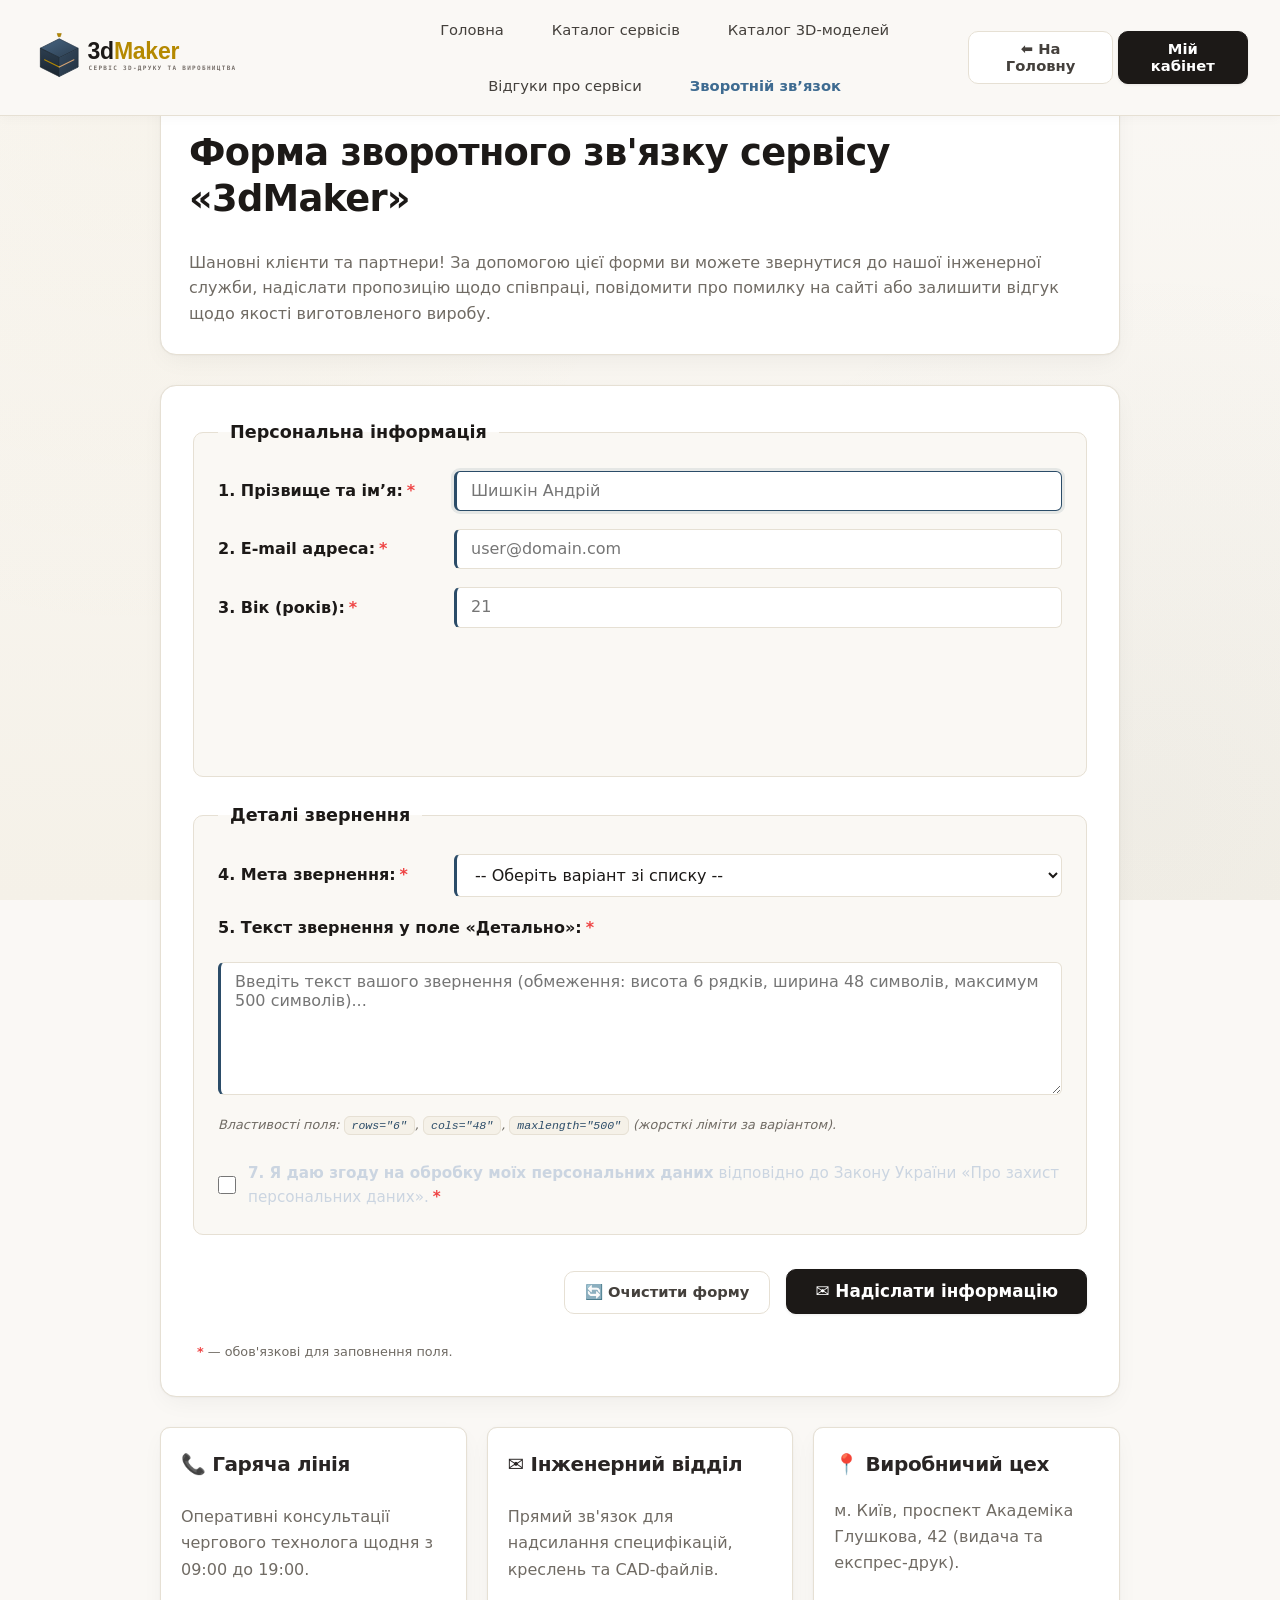
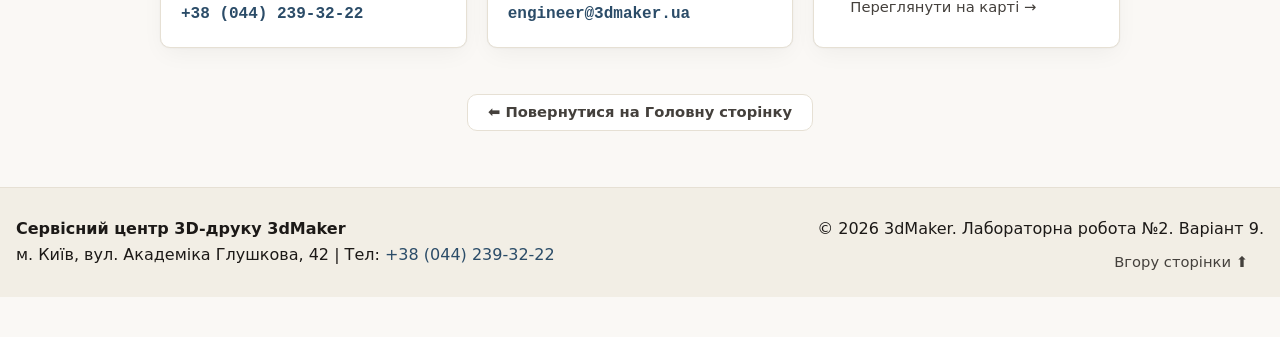
<file: feedback.html>
<!DOCTYPE html>
<html lang="uk">
<head>
    <meta charset="UTF-8">
    <meta name="viewport" content="width=device-width, initial-scale=1.0">
    <meta name="description" content="Сторінка зворотного зв'язку сервісного центру 3dMaker. Надішліть питання, пропозицію чи скаргу щодо послуг 3D-виробництва.">
    <title>Зворотній зв’язок — 3dMaker</title>

    <link rel="stylesheet" href="css/normalize.css">
    <link rel="stylesheet" href="css/style.css">
    <link rel="stylesheet" href="css/animations.css">
    <link rel="stylesheet" href="css/flexbox-form.css">
    <script src="js/lab4.js" defer></script>

    <style>
        .feedback-intro-banner {
            display: flex;
            flex-direction: column;
            gap: 12px;
            background: #ffffff;
            border: 1px solid var(--color-border);
            border-radius: var(--radius-lg);
            padding: 28px;
            width: 100%;
            box-shadow: var(--shadow-hi-tech);
        }

        a:active, button:active {
            color: darkgreen !important;
            border-color: darkgreen !important;
        }

        input[required], select[required], textarea[required] {
            border-left: 3px solid var(--color-primary);
        }

        .required-star {
            color: #ef4444;
            font-weight: bold;
            margin-left: 4px;
        }
    </style>
</head>
<body class="has-fixed-header">

    <header id="site-header" class="header-fixed">
        <table width="100%" border="0" cellpadding="0" cellspacing="0">
            <tr>
                <td width="28%" align="left">
                    <a href="index.html" class="logo-box">
                        <img src="assets/images/logo.svg" alt="3dMaker Логотип" width="220" height="55">
                    </a>
                </td>
                <td width="48%" align="center">
                    <nav id="site-main-nav" class="nav-horizontal-top" aria-label="Головне меню сайту">
                        <div class="nav-vertical-header">
                            <span class="nav-vertical-badge">⚡ МЕНЮ САЙТУ</span>
                            <button type="button" id="mobile-nav-close" class="nav-close-btn" aria-label="Закрити меню">✕</button>
                        </div>
                        <ul class="nav-menu-list">
                            <li><a href="index.html" class="nav-link"><span class="nav-link-icon">🏠</span><span class="nav-link-text">Головна</span></a></li>
                            <li><a href="services.html" class="nav-link"><span class="nav-link-icon">🖨️</span><span class="nav-link-text">Каталог сервісів</span></a></li>
                            <li><a href="models-catalog.html" class="nav-link"><span class="nav-link-icon">📂</span><span class="nav-link-text">Каталог 3D-моделей</span></a></li>
                            <li><a href="reviews.html" class="nav-link"><span class="nav-link-icon">⭐</span><span class="nav-link-text">Відгуки про сервіси</span></a></li>
                            <li><a href="feedback.html" class="nav-link is-current"><span class="nav-link-icon">✉️</span><span class="nav-link-text">Зворотній зв’язок</span></a></li>
                        </ul>
                        <div class="nav-vertical-footer">
                            <a href="cabinet.html" class="nav-footer-btn nav-footer-btn-primary">Особистий кабінет</a>
                            <a href="register.html" class="nav-footer-btn nav-footer-btn-secondary">Зареєструватись</a>
                        </div>
                    </nav>
                </td>
                <td width="24%" align="right">
                    <a href="index.html" class="header-desktop-btn">
                        <button type="button" class="btn-secondary">⬅️ На Головну</button>
                    </a>
                    &nbsp;
                    <a href="cabinet.html" class="header-desktop-btn">
                        <button type="button" class="pulse-glow">Мій кабінет</button>
                    </a>
                    <button type="button" id="mobile-nav-toggle" class="mobile-nav-toggle" aria-label="Відкрити меню навігації" aria-expanded="false">
                        <span class="mobile-nav-toggle-icon">☰</span>
                        <span class="mobile-nav-toggle-text">МЕНЮ</span>
                    </button>
                </td>
            </tr>
        </table>
    </header>

    <div id="mobile-nav-backdrop" class="mobile-nav-backdrop" aria-hidden="true"></div>

    <main class="flex-page-container">

        <section class="feedback-intro-banner">
            <h1>Форма зворотного зв'язку сервісу «3dMaker»</h1>
            <p style="color: var(--color-text-muted);">
                Шановні клієнти та партнери! За допомогою цієї форми ви можете звернутися до нашої інженерної служби,
                надіслати пропозицію щодо співпраці, повідомити про помилку на сайті або залишити відгук щодо якості виготовленого виробу.
            </p>
        </section>

        <form action="#" method="post" class="flex-feedback-form">

            <fieldset class="flex-fieldset">
                <legend><strong>Персональна інформація</strong></legend>

                <div class="flex-form-row">
                    <label for="fullname" class="flex-label">
                        <strong>1. Прізвище та ім’я:</strong><span class="required-star">*</span>
                    </label>
                    <input type="text" id="fullname" name="fullname" class="flex-input-control" placeholder="Шишкін Андрій" required autofocus>
                </div>

                <div class="flex-form-row">
                    <label for="email" class="flex-label">
                        <strong>2. E-mail адреса:</strong><span class="required-star">*</span>
                    </label>
                    <input type="email" id="email" name="email" class="flex-input-control" placeholder="user@domain.com" required>
                </div>

                <div class="flex-form-row">
                    <label for="age" class="flex-label">
                        <strong>3. Вік (років):</strong><span class="required-star">*</span>
                    </label>
                    <input type="number" id="age" name="age" class="flex-input-control" min="12" max="120" step="1" placeholder="21" required>
                </div>
            </fieldset>

            <fieldset class="flex-fieldset">
                <legend><strong>Деталі звернення</strong></legend>

                <div class="flex-form-row">
                    <label for="purpose" class="flex-label">
                        <strong>4. Мета звернення:</strong><span class="required-star">*</span>
                    </label>
                    <select id="purpose" name="feedback_purpose" class="flex-input-control" required>
                        <option value="" disabled selected>-- Оберіть варіант зі списку --</option>
                        <option value="співпраця">співпраця</option>
                        <option value="скарга на неякісний пошив">скарга на неякісний пошив (виготовлення виробу)</option>
                        <option value="пропозиція">пропозиція</option>
                        <option value="наявність помилки">наявність помилки</option>
                    </select>
                </div>

                <div class="flex-form-row" style="flex-direction: column; align-items: flex-start;">
                    <label for="details" class="flex-label" style="flex-basis: auto; margin-bottom: 6px;">
                        <strong>5. Текст звернення у поле «Детально»:</strong><span class="required-star">*</span>
                    </label>
                    <div class="details-field-wrapper">
                        <textarea id="details" name="details" class="flex-input-control flex-textarea" rows="6" cols="48" maxlength="500" placeholder="Введіть текст вашого звернення (обмеження: висота 6 рядків, ширина 48 символів, максимум 500 символів)..." required></textarea>
                        <div id="details-tooltip" class="details-tooltip" role="tooltip" aria-hidden="true">
                            <span class="details-tooltip-arrow"></span>
                            <div class="details-tooltip-content">
                                <span class="details-tooltip-icon">💡</span>
                                <span>Дякуючи Вам, ми стаємо кращі! Конкретизуйте мету звернення, будь ласка</span>
                            </div>
                        </div>
                    </div>
                    <small style="color: var(--color-text-muted); margin-top: 4px;">
                        <em>Властивості поля: <code>rows="6"</code>, <code>cols="48"</code>, <code>maxlength="500"</code> (жорсткі ліміти за варіантом).</em>
                    </small>
                </div>

                <div class="flex-checkbox-row">
                    <input type="checkbox" id="consent" name="consent" required>
                    <label for="consent" style="color: #cbd5e1; font-size: 0.95rem;">
                        <strong>7. Я даю згоду на обробку моїх персональних даних</strong> відповідно до Закону України «Про захист персональних даних».<span class="required-star">*</span>
                    </label>
                </div>
            </fieldset>

            <div class="flex-buttons-row">
                <button type="reset" class="flex-btn-reset btn-secondary">
                    🔄 Очистити форму
                </button>
                <button type="submit" class="flex-btn-submit pulse-glow">
                    ✉️ Надіслати інформацію
                </button>
            </div>

            <p><small style="color: var(--color-text-muted);"><span class="required-star">*</span> — обов'язкові для заповнення поля.</small></p>
        </form>

        <section class="flex-support-container">
            <div class="flex-support-card">
                <h3>📞 Гаряча лінія</h3>
                <p style="color: var(--color-text-muted); margin-top: 6px;">Оперативні консультації чергового технолога щодня з 09:00 до 19:00.</p>
                <p style="margin-top: 10px;">
                    <a href="tel:+380442393222" style="font-weight: bold; font-family: var(--font-tech);">+38 (044) 239-32-22</a>
                </p>
            </div>

            <div class="flex-support-card">
                <h3>✉️ Інженерний відділ</h3>
                <p style="color: var(--color-text-muted); margin-top: 6px;">Прямий зв'язок для надсилання специфікацій, креслень та CAD-файлів.</p>
                <p style="margin-top: 10px;">
                    <a href="mailto:engineer@3dmaker.ua" style="font-weight: bold; font-family: var(--font-tech);">engineer@3dmaker.ua</a>
                </p>
            </div>

            <div class="flex-support-card">
                <h3>📍 Виробничий цех</h3>
                <p style="color: var(--color-text-muted); margin-top: 6px;">м. Київ, проспект Академіка Глушкова, 42 (видача та експрес-друк).</p>
                <p style="margin-top: 10px;">
                    <a href="index.html#contacts" class="nav-link">Переглянути на карті &rarr;</a>
                </p>
            </div>
        </section>

        <p align="center" style="margin: 16px 0;">
            <a href="index.html">
                <button type="button" class="btn-secondary">⬅️ Повернутися на Головну сторінку</button>
            </a>
        </p>

    </main>

    <footer>
        <div class="page-grid-layout" style="grid-template-columns: 1fr 1fr; gap: 20px; padding: 0;">
            <div>
                <p>
                    <strong>Сервісний центр 3D-друку 3dMaker</strong><br>
                    м. Київ, вул. Академіка Глушкова, 42 | Тел: <a href="tel:+380442393222">+38 (044) 239-32-22</a>
                </p>
            </div>
            <div align="right">
                <p>
                    &copy; 2026 3dMaker. Лабораторна робота №2. Варіант 9.<br>
                    <a href="#site-header" class="nav-link">Вгору сторінки ⬆️</a>
                </p>
            </div>
        </div>
    </footer>

</body>
</html>
</file>
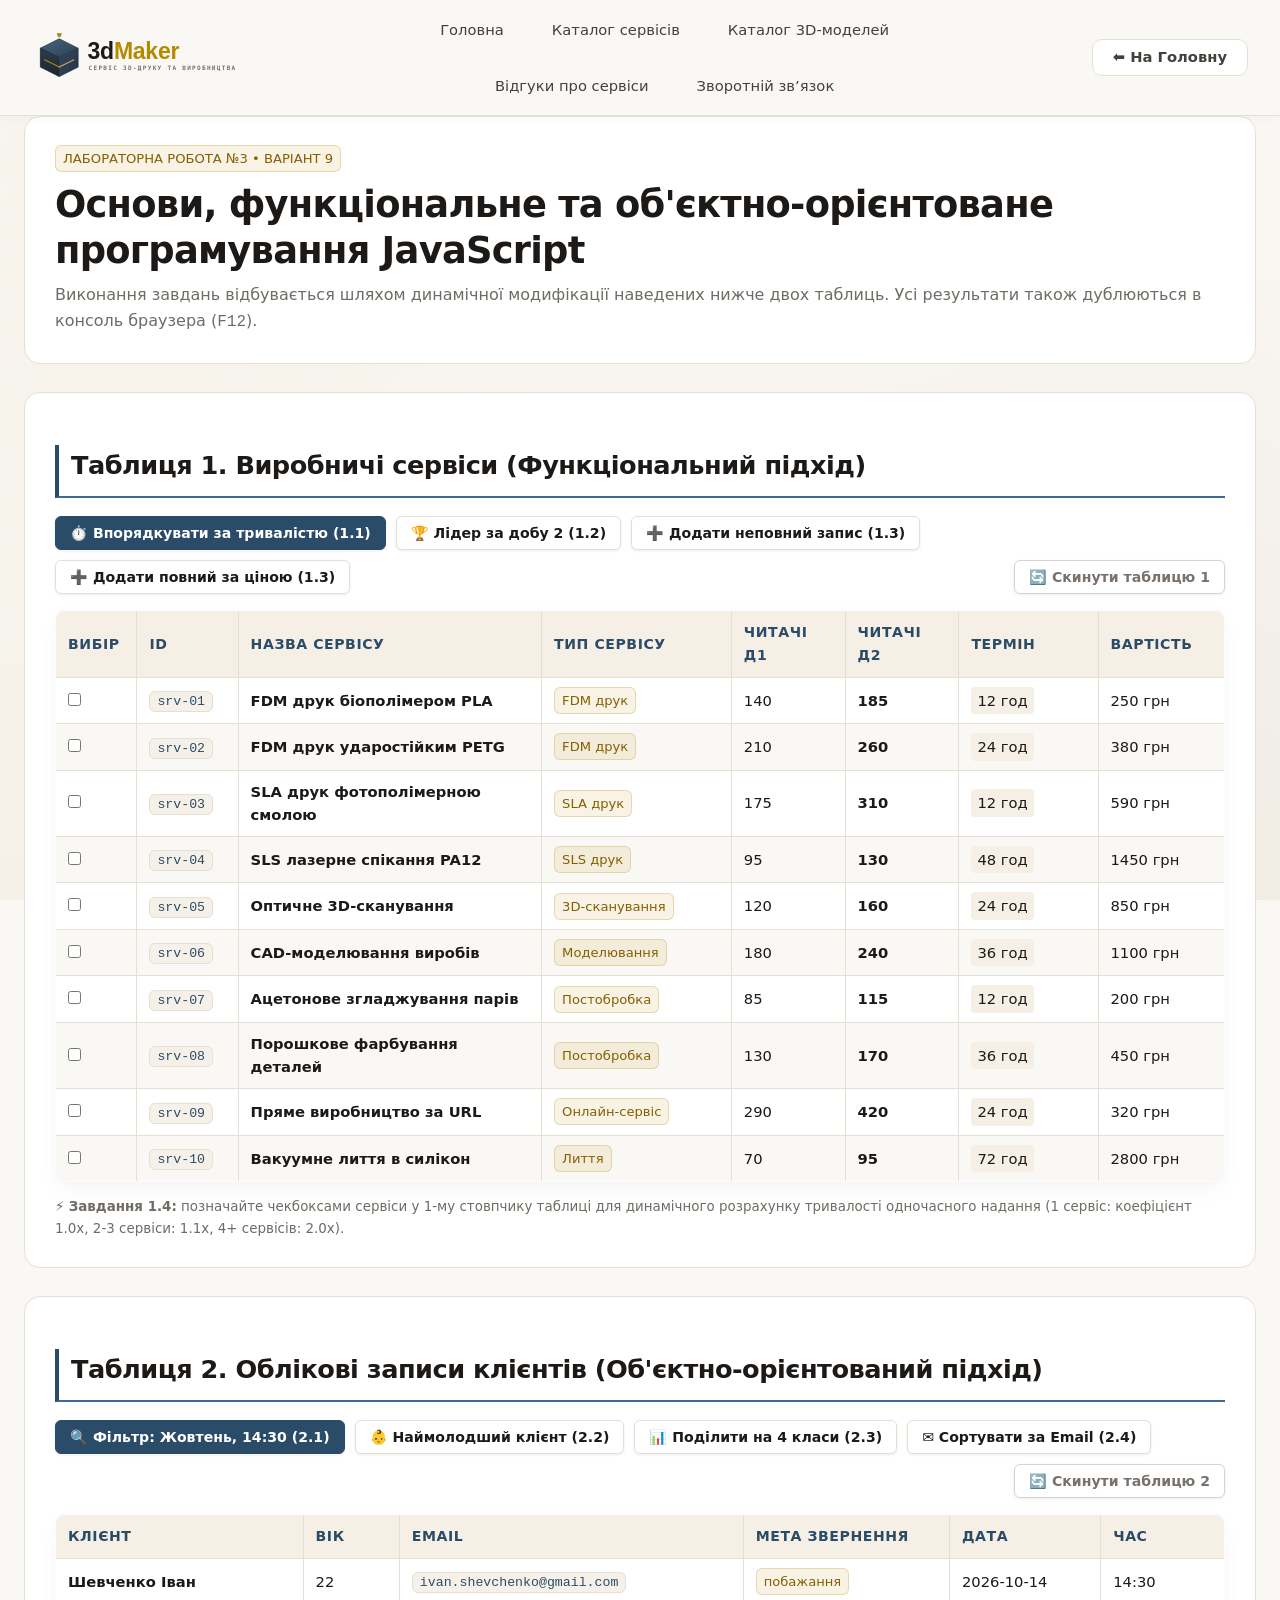
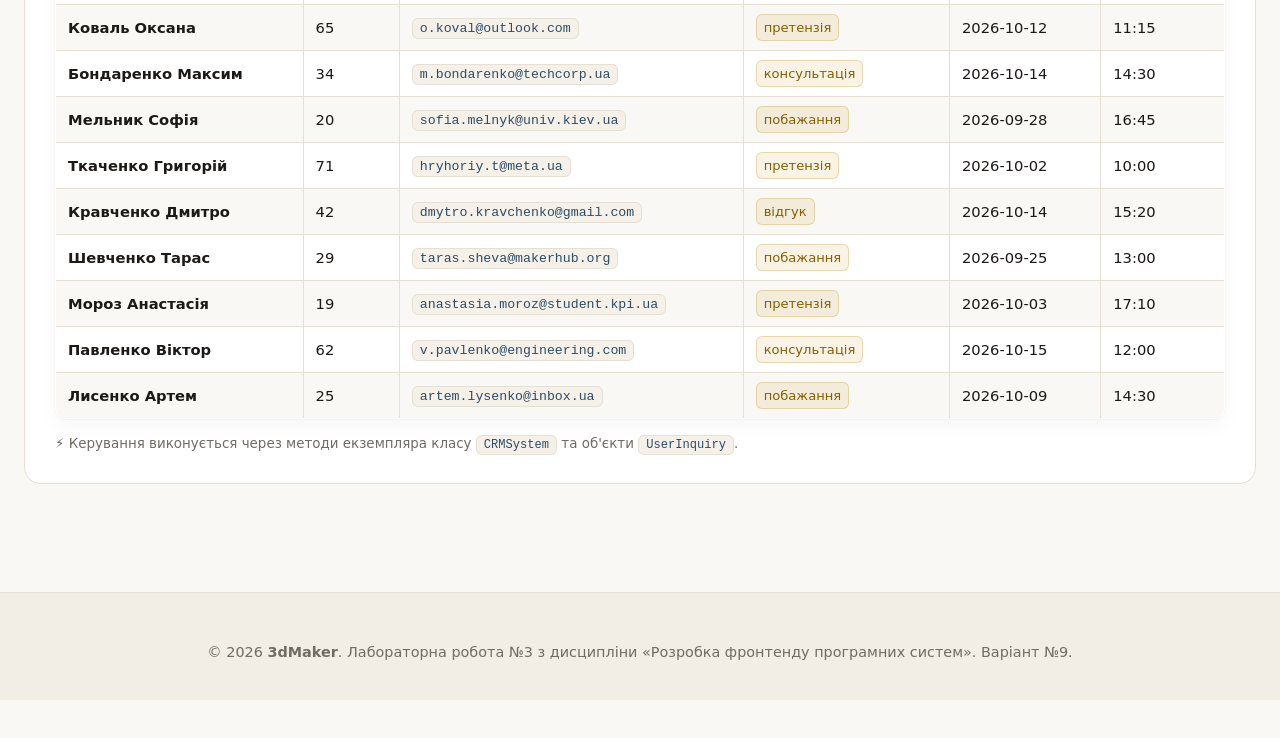
<file: lab3.html>
<!DOCTYPE html>
<html lang="uk">
<head>
    <meta charset="UTF-8">
    <meta name="viewport" content="width=device-width, initial-scale=1.0">
    <title>Лабораторна робота №3 | 3dMaker</title>
    <link rel="stylesheet" href="css/normalize.css">
    <link rel="stylesheet" href="css/style.css">
    <link rel="stylesheet" href="css/animations.css">
    <script src="js/lab4.js" defer></script>
    <style>
        .lab-container {
            max-width: 1440px;
            margin: 0 auto;
            padding: 40px 24px;
        }

        .lab-header-card {
            background-color: var(--color-bg-card);
            border: 1px solid var(--color-border);
            border-radius: var(--radius-lg);
            padding: 28px 30px;
            margin-bottom: 28px;
            box-shadow: var(--shadow-sm);
        }

        .lab-section {
            background-color: var(--color-bg-card);
            border: 1px solid var(--color-border);
            border-radius: var(--radius-lg);
            padding: 28px 30px;
            margin-bottom: 28px;
            box-shadow: var(--shadow-sm);
        }

        .lab-section h2 {
            border-bottom: 2px solid var(--color-primary-light);
            padding-bottom: 10px;
            margin-bottom: 18px;
        }

        .toolbar {
            display: flex;
            gap: 10px;
            flex-wrap: wrap;
            align-items: center;
            margin-bottom: 16px;
        }

        .lab-btn {
            background: #ffffff;
            color: var(--color-text-main);
            border: 1px solid var(--color-border);
            padding: 8px 14px;
            border-radius: var(--radius-sm);
            font-size: 0.88rem;
            font-weight: 600;
            cursor: pointer;
            transition: all 0.2s ease;
        }

        .lab-btn:hover {
            border-color: var(--color-primary);
            color: var(--color-primary);
            background: #faf7f2;
            transform: translateY(-1px);
        }

        .lab-btn-primary {
            background: var(--color-primary);
            color: #ffffff;
            border-color: var(--color-primary);
        }

        .lab-btn-primary:hover {
            background: #1f364a;
            color: #ffffff;
        }

        .lab-btn-reset {
            background: transparent;
            color: #78716c;
            border-color: #d6d3d1;
            margin-left: auto;
        }

        .lab-btn-reset:hover {
            color: #dc2626;
            border-color: #dc2626;
            background: #fef2f2;
        }

        .table-status-bar {
            background: #fdfbf7;
            border: 1px solid #e7dfcf;
            border-left: 4px solid var(--color-primary-light);
            border-radius: var(--radius-sm);
            padding: 10px 14px;
            margin-bottom: 16px;
            font-size: 0.92rem;
            color: var(--color-text-main);
            line-height: 1.5;
        }

        .lab-table {
            width: 100%;
            border-collapse: collapse;
            font-size: 0.92rem;
        }

        .lab-table th {
            background-color: #f5efe6;
            color: var(--color-primary);
            padding: 10px 12px;
            text-align: left;
            border: 1px solid var(--color-border);
            font-weight: 600;
        }

        .lab-table td {
            padding: 9px 12px;
            border: 1px solid var(--color-border);
            color: var(--color-text-main);
        }

        .lab-table tr:nth-child(even) {
            background-color: #faf8f4;
        }

        .row-leader {
            background-color: #fef9c3 !important;
        }

        .row-youngest {
            background-color: #fef9c3 !important;
        }

        .row-added {
            background-color: #f0fdf4 !important;
        }

        .badge {
            display: inline-block;
            background: rgba(181, 137, 0, 0.1);
            color: #855f00;
            border: 1px solid rgba(181, 137, 0, 0.25);
            padding: 2px 7px;
            border-radius: var(--radius-sm);
            font-size: 0.82rem;
        }

        .duration-pill {
            display: inline-block;
            padding: 2px 6px;
            border-radius: 4px;
            background: #f5efe6;
        }

        .pill-adjusted {
            background: #dbeafe;
            color: #1e40af;
            font-weight: bold;
        }

        .class-pill {
            display: inline-block;
            padding: 2px 8px;
            border-radius: var(--radius-sm);
            font-size: 0.82rem;
            font-weight: 600;
        }

        .class-активна-молодь {
            background: #dcfce7;
            color: #166534;
            border: 1px solid #bbf7d0;
        }

        .class-похилий-претензійний {
            background: #fee2e2;
            color: #991b1b;
            border: 1px solid #fecaca;
        }

        .class-середній-без-претензій {
            background: #e0f2fe;
            color: #075985;
            border: 1px solid #bae6fd;
        }

        .class-інші {
            background: #f5f5f4;
            color: #57534e;
            border: 1px solid #e7e5e4;
        }

        .table-hint {
            font-size: 0.84rem;
            color: var(--color-text-muted);
            margin-top: 10px;
        }
    </style>
</head>
<body class="has-fixed-header">

    <header id="site-header" class="header-fixed">
        <table width="100%" border="0" cellpadding="0" cellspacing="0">
            <tr>
                <td width="28%" align="left">
                    <a href="index.html" class="logo-box">
                        <img src="assets/images/logo.svg" alt="3dMaker Логотип" width="220" height="55">
                    </a>
                </td>
                <td width="48%" align="center">
                    <nav id="site-main-nav" class="nav-horizontal-top" aria-label="Головне меню сайту">
                        <div class="nav-vertical-header">
                            <span class="nav-vertical-badge">⚡ МЕНЮ САЙТУ</span>
                            <button type="button" id="mobile-nav-close" class="nav-close-btn" aria-label="Закрити меню">✕</button>
                        </div>
                        <ul class="nav-menu-list">
                            <li><a href="index.html" class="nav-link"><span class="nav-link-icon">🏠</span><span class="nav-link-text">Головна</span></a></li>
                            <li><a href="services.html" class="nav-link"><span class="nav-link-icon">🖨️</span><span class="nav-link-text">Каталог сервісів</span></a></li>
                            <li><a href="models-catalog.html" class="nav-link"><span class="nav-link-icon">📂</span><span class="nav-link-text">Каталог 3D-моделей</span></a></li>
                            <li><a href="reviews.html" class="nav-link"><span class="nav-link-icon">⭐</span><span class="nav-link-text">Відгуки про сервіси</span></a></li>
                            <li><a href="feedback.html" class="nav-link"><span class="nav-link-icon">✉️</span><span class="nav-link-text">Зворотній зв’язок</span></a></li>
                        </ul>
                        <div class="nav-vertical-footer">
                            <a href="cabinet.html" class="nav-footer-btn nav-footer-btn-primary">Особистий кабінет</a>
                            <a href="register.html" class="nav-footer-btn nav-footer-btn-secondary">Зареєструватись</a>
                        </div>
                    </nav>
                </td>
                <td width="24%" align="right">
                    <a href="index.html" class="header-desktop-btn">
                        <button type="button" class="btn-secondary">⬅️ На Головну</button>
                    </a>
                    <button type="button" id="mobile-nav-toggle" class="mobile-nav-toggle" aria-label="Відкрити меню навігації" aria-expanded="false">
                        <span class="mobile-nav-toggle-icon">☰</span>
                        <span class="mobile-nav-toggle-text">МЕНЮ</span>
                    </button>
                </td>
            </tr>
        </table>
    </header>

    <div id="mobile-nav-backdrop" class="mobile-nav-backdrop" aria-hidden="true"></div>

    <main class="lab-container">

        <section class="lab-header-card">
            <span class="badge">ЛАБОРАТОРНА РОБОТА №3 • ВАРІАНТ 9</span>
            <h1 style="margin-top: 10px; margin-bottom: 8px;">
                Основи, функціональне та об'єктно-орієнтоване програмування JavaScript
            </h1>
            <p style="color: var(--color-text-muted); margin: 0;">
                Виконання завдань відбувається шляхом динамічної модифікації наведених нижче двох таблиць.
                Усі результати також дублюються в консоль браузера (<kbd>F12</kbd>).
            </p>
        </section>

        <section class="lab-section">
            <h2>Таблиця 1. Виробничі сервіси (Функціональний підхід)</h2>

            <div class="toolbar">
                <button type="button" id="btn-sort-duration" class="lab-btn lab-btn-primary">
                    ⏱️ Впорядкувати за тривалістю (1.1)
                </button>
                <button type="button" id="btn-leader-day2" class="lab-btn">
                    🏆 Лідер за добу 2 (1.2)
                </button>
                <button type="button" id="btn-add-incomplete" class="lab-btn">
                    ➕ Додати неповний запис (1.3)
                </button>
                <button type="button" id="btn-add-complete" class="lab-btn">
                    ➕ Додати повний за ціною (1.3)
                </button>
                <button type="button" id="btn-reset-services" class="lab-btn lab-btn-reset">
                    🔄 Скинути таблицю 1
                </button>
            </div>

            <div id="services-status" class="table-status-bar" style="display: none;"></div>

            <div class="services-table-wrapper">
            <table class="lab-table">
                <thead>
                    <tr>
                        <th width="5%" align="center">Вибір</th>
                        <th width="8%">ID</th>
                        <th width="24%">Назва сервісу</th>
                        <th width="15%">Тип сервісу</th>
                        <th width="9%">Читачі Д1</th>
                        <th width="9%">Читачі Д2</th>
                        <th width="11%">Термін</th>
                        <th width="10%">Вартість</th>
                        <th width="9%" id="th-avg-readership" style="display: none;">Сер. читачі</th>
                    </tr>
                </thead>
                <tbody id="services-tbody"></tbody>
            </table>
            </div>

            <div class="table-hint">
                ⚡ <strong>Завдання 1.4:</strong> позначайте чекбоксами сервіси у 1-му стовпчику таблиці для динамічного розрахунку тривалості одночасного надання (1 сервіс: коефіцієнт 1.0x, 2-3 сервіси: 1.1x, 4+ сервісів: 2.0x).
            </div>
        </section>

        <section class="lab-section">
            <h2>Таблиця 2. Облікові записи клієнтів (Об'єктно-орієнтований підхід)</h2>

            <div class="toolbar">
                <button type="button" id="btn-filter-users" class="lab-btn lab-btn-primary">
                    🔍 Фільтр: Жовтень, 14:30 (2.1)
                </button>
                <button type="button" id="btn-youngest-user" class="lab-btn">
                    👶 Наймолодший клієнт (2.2)
                </button>
                <button type="button" id="btn-segment-users" class="lab-btn">
                    📊 Поділити на 4 класи (2.3)
                </button>
                <button type="button" id="btn-sort-users" class="lab-btn">
                    ✉️ Сортувати за Email (2.4)
                </button>
                <button type="button" id="btn-reset-users" class="lab-btn lab-btn-reset">
                    🔄 Скинути таблицю 2
                </button>
            </div>

            <div id="users-status" class="table-status-bar" style="display: none;"></div>

            <div class="services-table-wrapper">
            <table class="lab-table">
                <thead>
                    <tr>
                        <th width="18%">Клієнт</th>
                        <th width="7%">Вік</th>
                        <th width="25%">Email</th>
                        <th width="15%">Мета звернення</th>
                        <th width="11%">Дата</th>
                        <th width="9%">Час</th>
                        <th width="15%" id="th-user-class" style="display: none;">Клас клієнта</th>
                    </tr>
                </thead>
                <tbody id="users-tbody"></tbody>
            </table>
            </div>

            <div class="table-hint">
                ⚡ Керування виконується через методи екземпляра класу <code>CRMSystem</code> та об'єкти <code>UserInquiry</code>.
            </div>
        </section>

    </main>

    <footer>
        <div class="lab-container" style="text-align: center; padding: 20px 0;">
            <p style="color: var(--color-text-muted); font-size: 0.9rem; margin: 0;">
                &copy; 2026 <strong>3dMaker</strong>. Лабораторна робота №3 з дисципліни «Розробка фронтенду програмних систем». Варіант №9.
            </p>
        </div>
    </footer>

    <script src="js/lab3.js"></script>
</body>
</html>
</file>
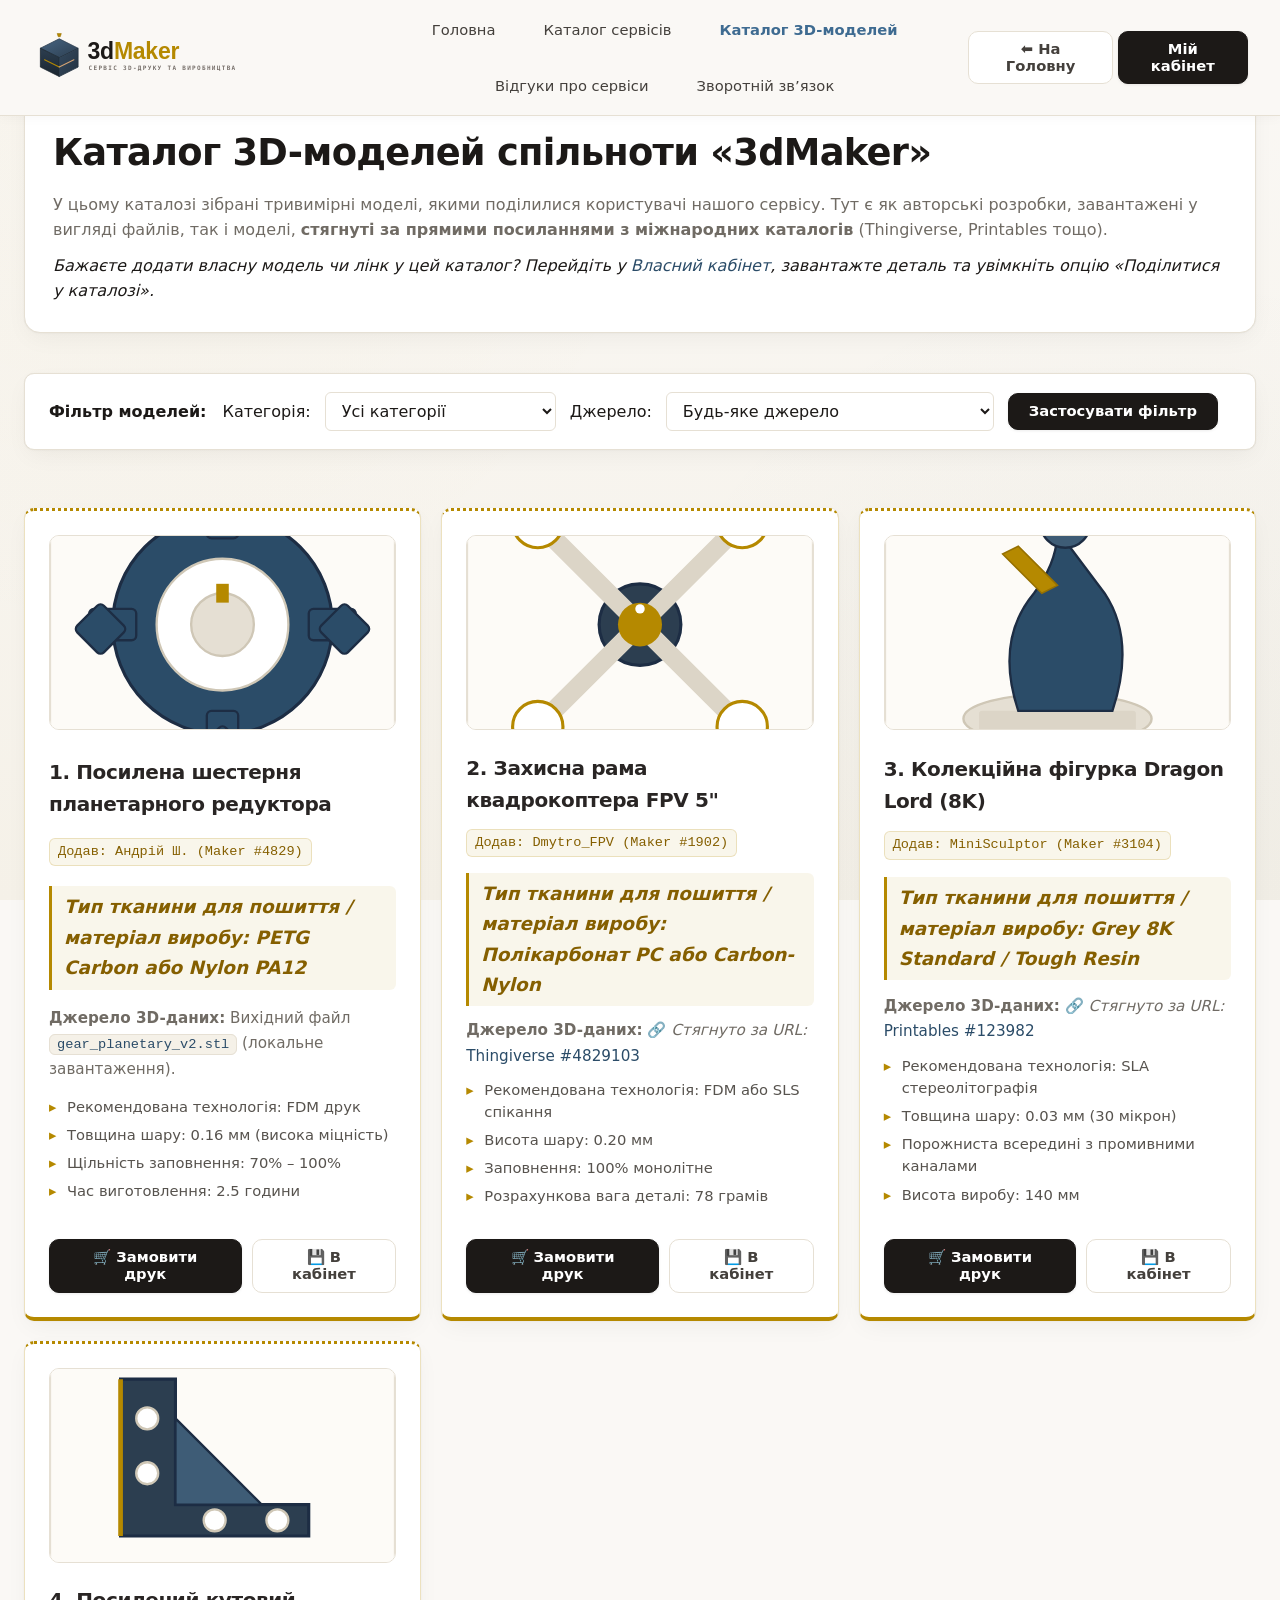
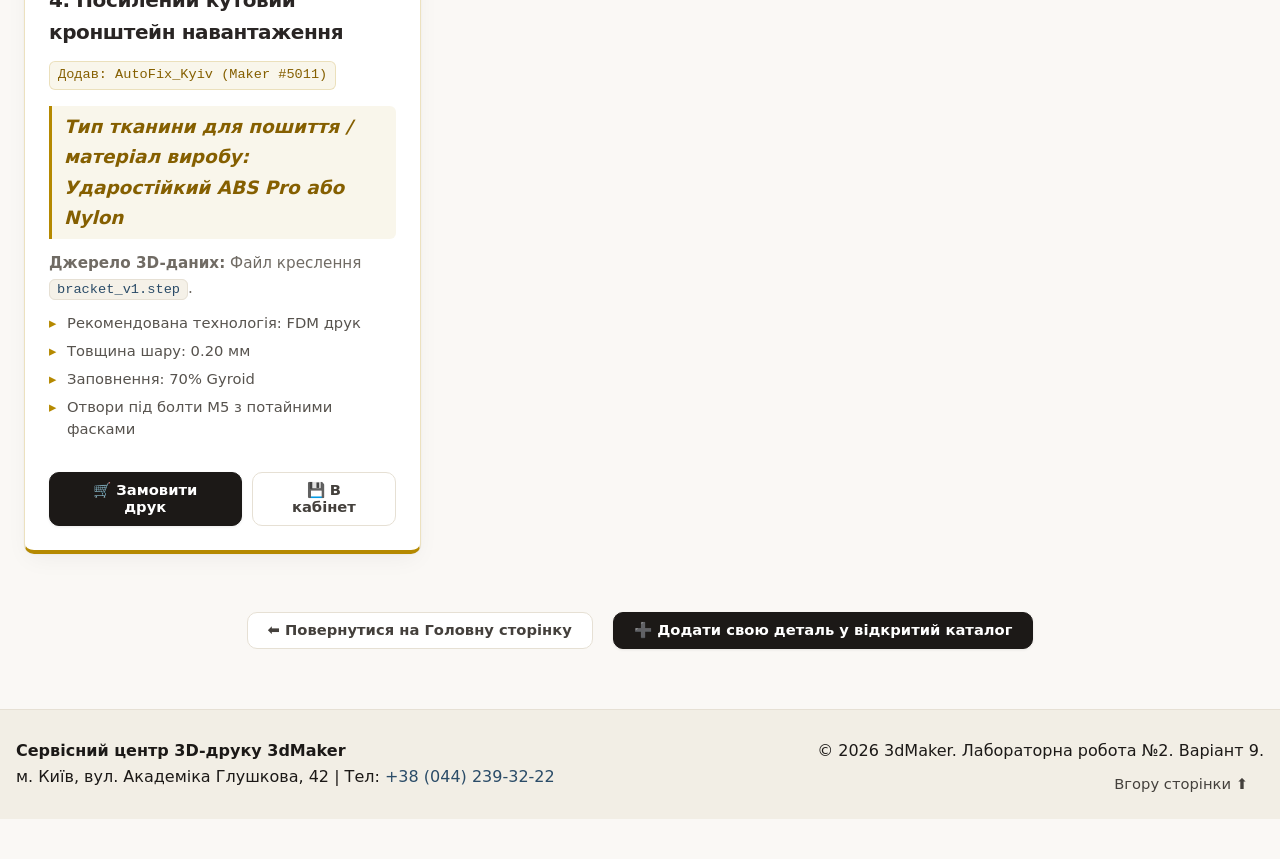
<file: models-catalog.html>
<!DOCTYPE html>
<html lang="uk">
<head>
    <meta charset="UTF-8">
    <meta name="viewport" content="width=device-width, initial-scale=1.0">
    <meta name="description" content="Відкритий каталог 3D-моделей спільноти 3dMaker: моделі, якими поділилися користувачі, та деталі, імпортовані за посиланнями з Thingiverse та Printables. Замовте 3D-друк будь-якої моделі в 1 клік.">
    <title>Каталог 3D-моделей спільноти — 3dMaker</title>

    <link rel="stylesheet" href="css/normalize.css">
    <link rel="stylesheet" href="css/style.css">
    <link rel="stylesheet" href="css/animations.css">
    <script src="js/lab4.js" defer></script>

    <style>
        .filter-panel {
            background-color: var(--color-bg-card);
            border: 1px solid var(--color-border);
            border-radius: var(--radius-md);
            padding: 18px 24px;
            margin: 20px 0;
            display: flex;
            flex-wrap: wrap;
            align-items: center;
            gap: 16px;
            box-shadow: var(--shadow-hi-tech);
        }

        .filter-panel select {
            padding: 8px 12px;
            background: #ffffff;
            color: var(--color-text-main);
            border: 1px solid var(--color-border);
            border-radius: var(--radius-sm);
        }

        .model-author-badge {
            display: inline-block;
            background: rgba(181, 137, 0, 0.08);
            color: #855f00;
            border: 1px solid rgba(181, 137, 0, 0.2);
            padding: 2px 8px;
            border-radius: var(--radius-sm);
            font-size: 0.85rem;
            font-family: var(--font-tech);
        }

        a:active, button:active {
            color: darkgreen !important;
            border-color: darkgreen !important;
        }
    </style>
</head>
<body class="has-fixed-header">

    <header id="site-header" class="header-fixed">
        <table width="100%" border="0" cellpadding="0" cellspacing="0">
            <tr>
                <td width="28%" align="left">
                    <a href="index.html" class="logo-box">
                        <img src="assets/images/logo.svg" alt="3dMaker Логотип" width="220" height="55">
                    </a>
                </td>
                <td width="48%" align="center">
                    <nav id="site-main-nav" class="nav-horizontal-top" aria-label="Головне меню сайту">
                        <div class="nav-vertical-header">
                            <span class="nav-vertical-badge">⚡ МЕНЮ САЙТУ</span>
                            <button type="button" id="mobile-nav-close" class="nav-close-btn" aria-label="Закрити меню">✕</button>
                        </div>
                        <ul class="nav-menu-list">
                            <li><a href="index.html" class="nav-link"><span class="nav-link-icon">🏠</span><span class="nav-link-text">Головна</span></a></li>
                            <li><a href="services.html" class="nav-link"><span class="nav-link-icon">🖨️</span><span class="nav-link-text">Каталог сервісів</span></a></li>
                            <li><a href="models-catalog.html" class="nav-link is-current"><span class="nav-link-icon">📂</span><span class="nav-link-text">Каталог 3D-моделей</span></a></li>
                            <li><a href="reviews.html" class="nav-link"><span class="nav-link-icon">⭐</span><span class="nav-link-text">Відгуки про сервіси</span></a></li>
                            <li><a href="feedback.html" class="nav-link"><span class="nav-link-icon">✉️</span><span class="nav-link-text">Зворотній зв’язок</span></a></li>
                        </ul>
                        <div class="nav-vertical-footer">
                            <a href="cabinet.html" class="nav-footer-btn nav-footer-btn-primary">Особистий кабінет</a>
                            <a href="register.html" class="nav-footer-btn nav-footer-btn-secondary">Зареєструватись</a>
                        </div>
                    </nav>
                </td>
                <td width="24%" align="right">
                    <a href="index.html" class="header-desktop-btn">
                        <button type="button" class="btn-secondary">⬅️ На Головну</button>
                    </a>
                    &nbsp;
                    <a href="cabinet.html" class="header-desktop-btn">
                        <button type="button" class="pulse-glow">Мій кабінет</button>
                    </a>
                    <button type="button" id="mobile-nav-toggle" class="mobile-nav-toggle" aria-label="Відкрити меню навігації" aria-expanded="false">
                        <span class="mobile-nav-toggle-icon">☰</span>
                        <span class="mobile-nav-toggle-text">МЕНЮ</span>
                    </button>
                </td>
            </tr>
        </table>
    </header>

    <div id="mobile-nav-backdrop" class="mobile-nav-backdrop" aria-hidden="true"></div>

    <main class="page-grid-layout">
        <section style="background: #ffffff; padding: 28px; border-radius: var(--radius-lg); border: 1px solid var(--color-border); box-shadow: var(--shadow-hi-tech);">
            <h1>Каталог 3D-моделей спільноти «3dMaker»</h1>
            <p style="color: var(--color-text-muted);">
                У цьому каталозі зібрані тривимірні моделі, якими поділилися користувачі нашого сервісу.
                Тут є як авторські розробки, завантажені у вигляді файлів, так і моделі, <strong>стягнуті за прямими посиланнями
                з міжнародних каталогів</strong> (Thingiverse, Printables тощо).
            </p>
            <p style="margin-top: 10px;">
                <em>Бажаєте додати власну модель чи лінк у цей каталог?
                Перейдіть у <a href="cabinet.html">Власний кабінет</a>, завантажте деталь та увімкніть опцію «Поділитися у каталозі».</em>
            </p>
        </section>

        <section id="catalog-filters" class="filter-panel">
            <strong>Фільтр моделей:</strong>
            <form action="#" method="get" style="display: flex; gap: 14px; align-items: center; flex-wrap: wrap;">
                <label for="filter-cat">Категорія:</label>
                <select id="filter-cat" name="category">
                    <option value="all">Усі категорії</option>
                    <option value="mechanics">Механіка та шестерні</option>
                    <option value="drones">Дрони та авіамоделі</option>
                    <option value="figures">Фігурки та мініатюри</option>
                    <option value="auto">Автомобільні деталі</option>
                </select>

                <label for="filter-source">Джерело:</label>
                <select id="filter-source" name="source">
                    <option value="all">Будь-яке джерело</option>
                    <option value="file">Завантажено локальним файлом</option>
                    <option value="thingiverse">Стягнуто з Thingiverse</option>
                    <option value="printables">Стягнуто з Printables</option>
                </select>

                <button type="submit">Застосувати фільтр</button>
            </form>
        </section>

        <section id="models-list" class="catalog-grid">

            <article id="model-gear" class="catalog-item-v9">
                <div align="center" style="margin-bottom: 14px;">
                    <img src="assets/images/model-gear.svg" alt="Шестерня редуктора" width="100%" height="180" class="photo-interactive animate-grayscale" tabindex="0" title="Натисніть або наведіть для чорно-білої анімації">
                </div>
                <h3>1. Посилена шестерня планетарного редуктора</h3>
                <p>
                    <span class="model-author-badge">Додав: Андрій Ш. (Maker #4829)</span>
                </p>
                <p style="margin-top: 6px;">
                    <span class="material-type-v9">Тип тканини для пошиття / матеріал виробу: PETG Carbon або Nylon PA12</span>
                </p>
                <p style="color: var(--color-text-muted); font-size: 0.95rem;">
                    <strong>Джерело 3D-даних:</strong> Вихідний файл <code>gear_planetary_v2.stl</code> (локальне завантаження).
                </p>
                <ul class="service-meta-list" style="font-size: 0.9rem;">
                    <li>Рекомендована технологія: FDM друк</li>
                    <li>Товщина шару: 0.16 мм (висока міцність)</li>
                    <li>Щільність заповнення: 70% – 100%</li>
                    <li>Час виготовлення: 2.5 години</li>
                </ul>
                <div style="display: flex; gap: 10px; justify-content: space-between; margin-top: 14px;">
                    <a href="cabinet.html?order_model=gear">
                        <button type="button">🛒 Замовити друк</button>
                    </a>
                    <a href="cabinet.html?save_model=gear">
                        <button type="button" class="btn-secondary">💾 В кабінет</button>
                    </a>
                </div>
            </article>

            <article id="model-drone" class="catalog-item-v9">
                <div align="center" style="margin-bottom: 14px;">
                    <img src="assets/images/model-drone.svg" alt="Рама FPV дрона" width="100%" height="180" class="photo-interactive animate-grayscale" tabindex="0" title="Натисніть або наведіть для чорно-білої анімації">
                </div>
                <h3>2. Захисна рама квадрокоптера FPV 5"</h3>
                <p>
                    <span class="model-author-badge">Додав: Dmytro_FPV (Maker #1902)</span>
                </p>
                <p style="margin-top: 6px;">
                    <span class="material-type-v9">Тип тканини для пошиття / матеріал виробу: Полікарбонат PC або Carbon-Nylon</span>
                </p>
                <p style="color: var(--color-text-muted); font-size: 0.95rem;">
                    <strong>Джерело 3D-даних:</strong>
                    🔗 <em>Стягнуто за URL:</em>
                    <a href="https://www.thingiverse.com/thing:4829103" target="_blank">Thingiverse #4829103</a>
                </p>
                <ul class="service-meta-list" style="font-size: 0.9rem;">
                    <li>Рекомендована технологія: FDM або SLS спікання</li>
                    <li>Висота шару: 0.20 мм</li>
                    <li>Заповнення: 100% монолітне</li>
                    <li>Розрахункова вага деталі: 78 грамів</li>
                </ul>
                <div style="display: flex; gap: 10px; justify-content: space-between; margin-top: 14px;">
                    <a href="cabinet.html?order_model=drone">
                        <button type="button">🛒 Замовити друк</button>
                    </a>
                    <a href="cabinet.html?save_model=drone">
                        <button type="button" class="btn-secondary">💾 В кабінет</button>
                    </a>
                </div>
            </article>

            <article id="model-figurine" class="catalog-item-v9">
                <div align="center" style="margin-bottom: 14px;">
                    <img src="assets/images/model-figurine.svg" alt="Колекційна мініатюра" width="100%" height="180" class="photo-interactive animate-grayscale" tabindex="0" title="Натисніть або наведіть для чорно-білої анімації">
                </div>
                <h3>3. Колекційна фігурка Dragon Lord (8K)</h3>
                <p>
                    <span class="model-author-badge">Додав: MiniSculptor (Maker #3104)</span>
                </p>
                <p style="margin-top: 6px;">
                    <span class="material-type-v9">Тип тканини для пошиття / матеріал виробу: Grey 8K Standard / Tough Resin</span>
                </p>
                <p style="color: var(--color-text-muted); font-size: 0.95rem;">
                    <strong>Джерело 3D-даних:</strong>
                    🔗 <em>Стягнуто за URL:</em>
                    <a href="https://www.printables.com/model/123982" target="_blank">Printables #123982</a>
                </p>
                <ul class="service-meta-list" style="font-size: 0.9rem;">
                    <li>Рекомендована технологія: SLA стереолітографія</li>
                    <li>Товщина шару: 0.03 мм (30 мікрон)</li>
                    <li>Порожниста всередині з промивними каналами</li>
                    <li>Висота виробу: 140 мм</li>
                </ul>
                <div style="display: flex; gap: 10px; justify-content: space-between; margin-top: 14px;">
                    <a href="cabinet.html?order_model=figurine">
                        <button type="button">🛒 Замовити друк</button>
                    </a>
                    <a href="cabinet.html?save_model=figurine">
                        <button type="button" class="btn-secondary">💾 В кабінет</button>
                    </a>
                </div>
            </article>

            <article id="model-bracket" class="catalog-item-v9">
                <div align="center" style="margin-bottom: 14px;">
                    <img src="assets/images/model-bracket.svg" alt="Посилений кронштейн" width="100%" height="180" class="photo-interactive animate-grayscale" tabindex="0" title="Натисніть або наведіть для чорно-білої анімації">
                </div>
                <h3>4. Посилений кутовий кронштейн навантаження</h3>
                <p>
                    <span class="model-author-badge">Додав: AutoFix_Kyiv (Maker #5011)</span>
                </p>
                <p style="margin-top: 6px;">
                    <span class="material-type-v9">Тип тканини для пошиття / матеріал виробу: Ударостійкий ABS Pro або Nylon</span>
                </p>
                <p style="color: var(--color-text-muted); font-size: 0.95rem;">
                    <strong>Джерело 3D-даних:</strong> Файл креслення <code>bracket_v1.step</code>.
                </p>
                <ul class="service-meta-list" style="font-size: 0.9rem;">
                    <li>Рекомендована технологія: FDM друк</li>
                    <li>Товщина шару: 0.20 мм</li>
                    <li>Заповнення: 70% Gyroid</li>
                    <li>Отвори під болти M5 з потайними фасками</li>
                </ul>
                <div style="display: flex; gap: 10px; justify-content: space-between; margin-top: 14px;">
                    <a href="cabinet.html?order_model=bracket">
                        <button type="button">🛒 Замовити друк</button>
                    </a>
                    <a href="cabinet.html?save_model=bracket">
                        <button type="button" class="btn-secondary">💾 В кабінет</button>
                    </a>
                </div>
            </article>

        </section>

        <p align="center" style="margin: 20px 0;">
            <a href="index.html">
                <button type="button" class="btn-secondary">⬅️ Повернутися на Головну сторінку</button>
            </a>
            &nbsp;&nbsp;
            <a href="cabinet.html">
                <button type="button">➕ Додати свою деталь у відкритий каталог</button>
            </a>
        </p>

    </main>

    <footer>
        <div class="page-grid-layout" style="grid-template-columns: 1fr 1fr; gap: 20px; padding: 0;">
            <div>
                <p>
                    <strong>Сервісний центр 3D-друку 3dMaker</strong><br>
                    м. Київ, вул. Академіка Глушкова, 42 | Тел: <a href="tel:+380442393222">+38 (044) 239-32-22</a>
                </p>
            </div>
            <div align="right">
                <p>
                    &copy; 2026 3dMaker. Лабораторна робота №2. Варіант 9.<br>
                    <a href="#site-header" class="nav-link">Вгору сторінки ⬆️</a>
                </p>
            </div>
        </div>
    </footer>

</body>
</html>
</file>
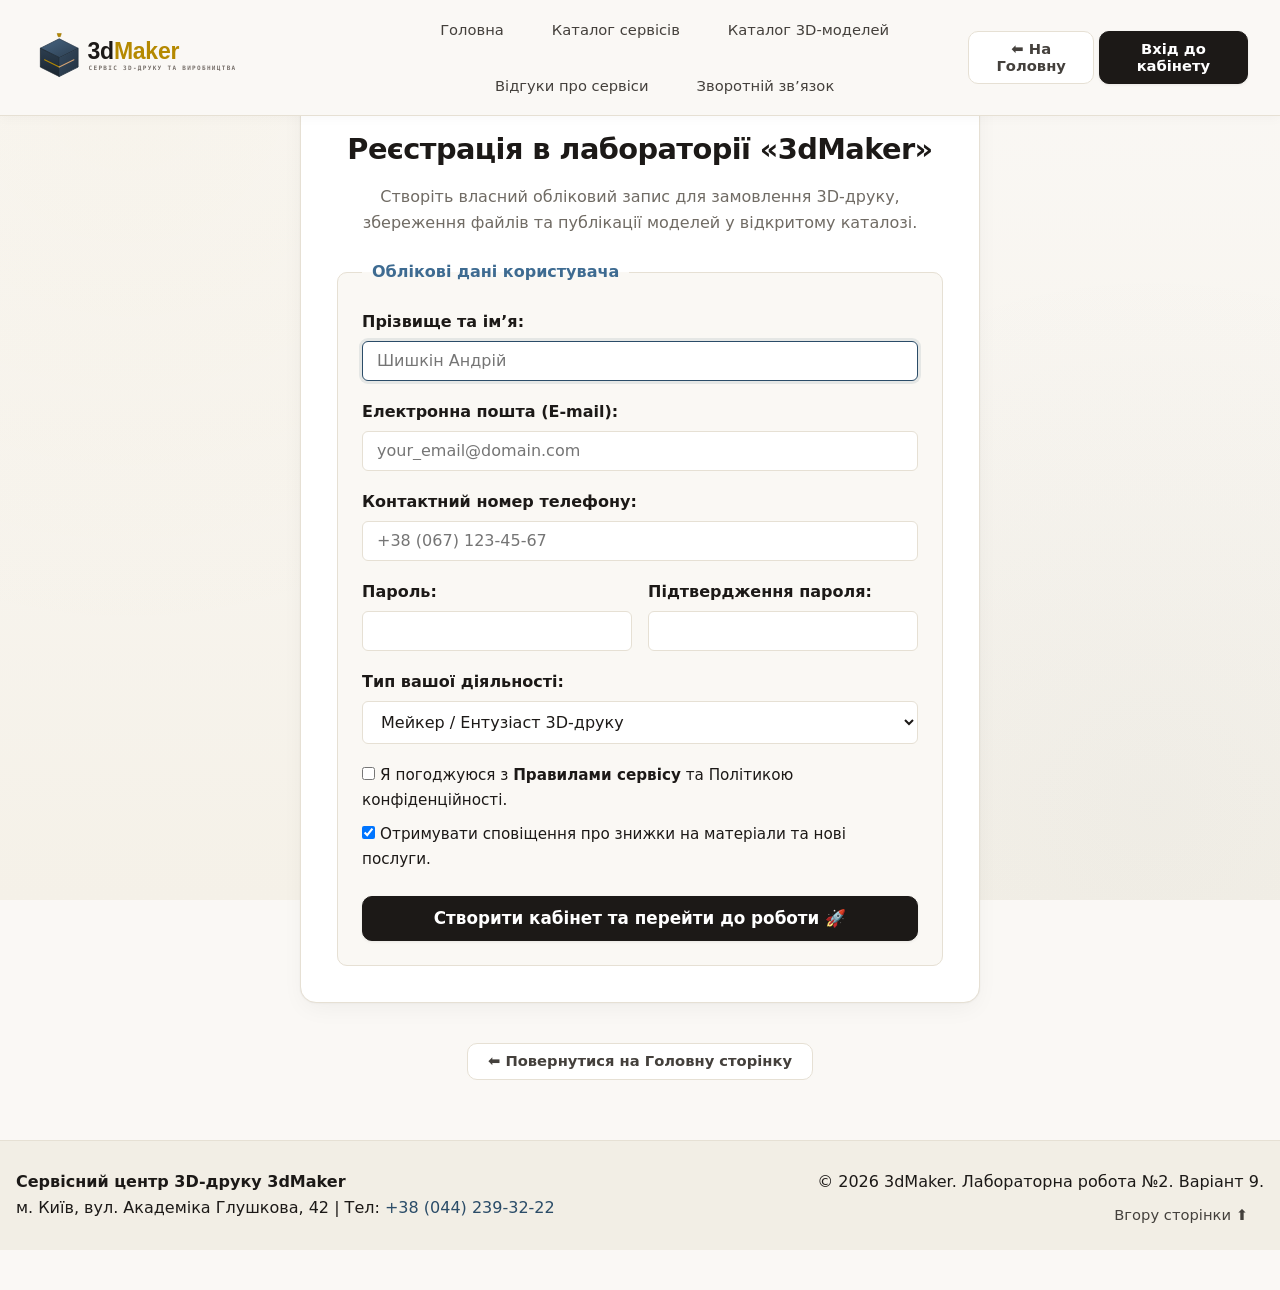
<file: register.html>
<!DOCTYPE html>
<html lang="uk">
<head>
    <meta charset="UTF-8">
    <meta name="viewport" content="width=device-width, initial-scale=1.0">
    <meta name="description" content="Реєстрація нового користувача в сервісному центрі 3D-друку 3dMaker. Створіть кабінет для збереження моделей та замовлення друку.">
    <title>Реєстрація — 3dMaker</title>

    <link rel="stylesheet" href="css/normalize.css">
    <link rel="stylesheet" href="css/style.css">
    <link rel="stylesheet" href="css/animations.css">
    <script src="js/lab4.js" defer></script>

    <style>
        .register-container {
            width: 100%;
            max-width: 680px;
            margin: 0 auto;
            background-color: var(--color-bg-card);
            border: 1px solid var(--color-border);
            border-radius: var(--radius-lg);
            padding: 36px;
            box-shadow: var(--shadow-hi-tech);
            box-sizing: border-box;
        }

        @media (max-width: 480px) {
            .register-container {
                padding: 16px 12px;
            }
            .register-container fieldset {
                padding: 14px 10px !important;
            }
        }

        .reg-field-group {
            margin-bottom: 18px;
        }

        .reg-field-group label {
            display: block;
            margin-bottom: 6px;
            font-weight: 600;
            color: var(--color-text-main);
        }

        .reg-input {
            width: 100%;
            padding: 10px 14px;
            background: #ffffff;
            border: 1px solid var(--color-border);
            border-radius: var(--radius-sm);
            color: var(--color-text-main);
            font-size: 1rem;
            transition: border-color 0.25s ease, box-shadow 0.25s ease;
        }

        .reg-input:focus {
            outline: none;
            border-color: var(--color-primary);
            box-shadow: 0 0 0 3px rgba(43, 76, 104, 0.1);
        }

        a:active, button:active {
            color: darkgreen !important;
            border-color: darkgreen !important;
        }
    </style>
</head>
<body class="has-fixed-header">

    <header id="site-header" class="header-fixed">
        <table width="100%" border="0" cellpadding="0" cellspacing="0">
            <tr>
                <td width="28%" align="left">
                    <a href="index.html" class="logo-box">
                        <img src="assets/images/logo.svg" alt="3dMaker Логотип" width="220" height="55">
                    </a>
                </td>
                <td width="48%" align="center">
                    <nav id="site-main-nav" class="nav-horizontal-top" aria-label="Головне меню сайту">
                        <div class="nav-vertical-header">
                            <span class="nav-vertical-badge">⚡ МЕНЮ САЙТУ</span>
                            <button type="button" id="mobile-nav-close" class="nav-close-btn" aria-label="Закрити меню">✕</button>
                        </div>
                        <ul class="nav-menu-list">
                            <li><a href="index.html" class="nav-link"><span class="nav-link-icon">🏠</span><span class="nav-link-text">Головна</span></a></li>
                            <li><a href="services.html" class="nav-link"><span class="nav-link-icon">🖨️</span><span class="nav-link-text">Каталог сервісів</span></a></li>
                            <li><a href="models-catalog.html" class="nav-link"><span class="nav-link-icon">📂</span><span class="nav-link-text">Каталог 3D-моделей</span></a></li>
                            <li><a href="reviews.html" class="nav-link"><span class="nav-link-icon">⭐</span><span class="nav-link-text">Відгуки про сервіси</span></a></li>
                            <li><a href="feedback.html" class="nav-link"><span class="nav-link-icon">✉️</span><span class="nav-link-text">Зворотній зв’язок</span></a></li>
                        </ul>
                        <div class="nav-vertical-footer">
                            <a href="cabinet.html" class="nav-footer-btn nav-footer-btn-primary">Особистий кабінет</a>
                            <a href="register.html" class="nav-footer-btn nav-footer-btn-secondary">Зареєструватись</a>
                        </div>
                    </nav>
                </td>
                <td width="24%" align="right">
                    <a href="index.html" class="header-desktop-btn">
                        <button type="button" class="btn-secondary">⬅️ На Головну</button>
                    </a>
                    &nbsp;
                    <a href="cabinet.html" class="header-desktop-btn">
                        <button type="button" class="pulse-glow">Вхід до кабінету</button>
                    </a>
                    <button type="button" id="mobile-nav-toggle" class="mobile-nav-toggle" aria-label="Відкрити меню навігації" aria-expanded="false">
                        <span class="mobile-nav-toggle-icon">☰</span>
                        <span class="mobile-nav-toggle-text">МЕНЮ</span>
                    </button>
                </td>
            </tr>
        </table>
    </header>

    <div id="mobile-nav-backdrop" class="mobile-nav-backdrop" aria-hidden="true"></div>

    <main class="page-grid-layout">

        <div class="register-container">
            <h1 style="font-size: 1.8rem; text-align: center;">Реєстрація в лабораторії «3dMaker»</h1>
            <p style="text-align: center; color: var(--color-text-muted); margin-bottom: 24px;">
                Створіть власний обліковий запис для замовлення 3D-друку, збереження файлів та публікації моделей у відкритому каталозі.
            </p>

            <form action="cabinet.html" method="post">
                <fieldset style="border: 1px solid var(--color-border); border-radius: var(--radius-md); padding: 24px; background: #faf8f4; border: 1px solid var(--color-border);">
                    <legend style="color: var(--color-primary-light); padding: 0 10px; font-weight: bold;">
                        Облікові дані користувача
                    </legend>

                    <div class="reg-field-group">
                        <label for="reg-fullname">Прізвище та ім’я:</label>
                        <input type="text" id="reg-fullname" name="reg_fullname" class="reg-input" placeholder="Шишкін Андрій" required autofocus>
                    </div>

                    <div class="reg-field-group">
                        <label for="reg-email">Електронна пошта (E-mail):</label>
                        <input type="email" id="reg-email" name="reg_email" class="reg-input" placeholder="your_email@domain.com" required>
                    </div>

                    <div class="reg-field-group">
                        <label for="reg-phone">Контактний номер телефону:</label>
                        <input type="tel" id="reg-phone" name="reg_phone" class="reg-input" placeholder="+38 (067) 123-45-67" required>
                    </div>

                    <div style="display: grid; grid-template-columns: 1fr 1fr; gap: 16px;">
                        <div class="reg-field-group">
                            <label for="reg-password">Пароль:</label>
                            <input type="password" id="reg-password" name="reg_password" class="reg-input" minlength="8" required>
                        </div>

                        <div class="reg-field-group">
                            <label for="reg-confirm">Підтвердження пароля:</label>
                            <input type="password" id="reg-confirm" name="reg_confirm" class="reg-input" minlength="8" required>
                        </div>
                    </div>

                    <div class="reg-field-group">
                        <label for="reg-role">Тип вашої діяльності:</label>
                        <select id="reg-role" name="reg_role" class="reg-input">
                            <option value="maker">Мейкер / Ентузіаст 3D-друку</option>
                            <option value="engineer">Інженер / CAD-конструктор</option>
                            <option value="business">Представник бізнесу / Виробництво</option>
                            <option value="student">Студент / Науковець</option>
                            <option value="individual">Приватний замовник</option>
                        </select>
                    </div>

                    <div style="margin-top: 14px;">
                        <input type="checkbox" id="reg-terms" name="reg_terms" required>
                        <label for="reg-terms" style="color: var(--color-text-main); font-size: 0.95rem;">
                            Я погоджуюся з <strong>Правилами сервісу</strong> та Політикою конфіденційності.
                        </label>
                    </div>

                    <div style="margin-top: 8px;">
                        <input type="checkbox" id="reg-newsletter" name="reg_newsletter" checked>
                        <label for="reg-newsletter" style="color: var(--color-text-main); font-size: 0.95rem;">
                            Отримувати сповіщення про знижки на матеріали та нові послуги.
                        </label>
                    </div>

                    <div style="margin-top: 24px; text-align: center;">
                        <button type="submit" class="pulse-glow" style="width: 100%; padding: 12px; font-size: 1.05rem;">
                            Створити кабінет та перейти до роботи 🚀
                        </button>
                    </div>
                </fieldset>
            </form>
        </div>

        <p align="center" style="margin: 20px 0;">
            <a href="index.html">
                <button type="button" class="btn-secondary">⬅️ Повернутися на Головну сторінку</button>
            </a>
        </p>

    </main>

    <footer>
        <div class="page-grid-layout" style="grid-template-columns: 1fr 1fr; gap: 20px; padding: 0;">
            <div>
                <p>
                    <strong>Сервісний центр 3D-друку 3dMaker</strong><br>
                    м. Київ, вул. Академіка Глушкова, 42 | Тел: <a href="tel:+380442393222">+38 (044) 239-32-22</a>
                </p>
            </div>
            <div align="right">
                <p>
                    &copy; 2026 3dMaker. Лабораторна робота №2. Варіант 9.<br>
                    <a href="#site-header" class="nav-link">Вгору сторінки ⬆️</a>
                </p>
            </div>
        </div>
    </footer>

</body>
</html>
</file>
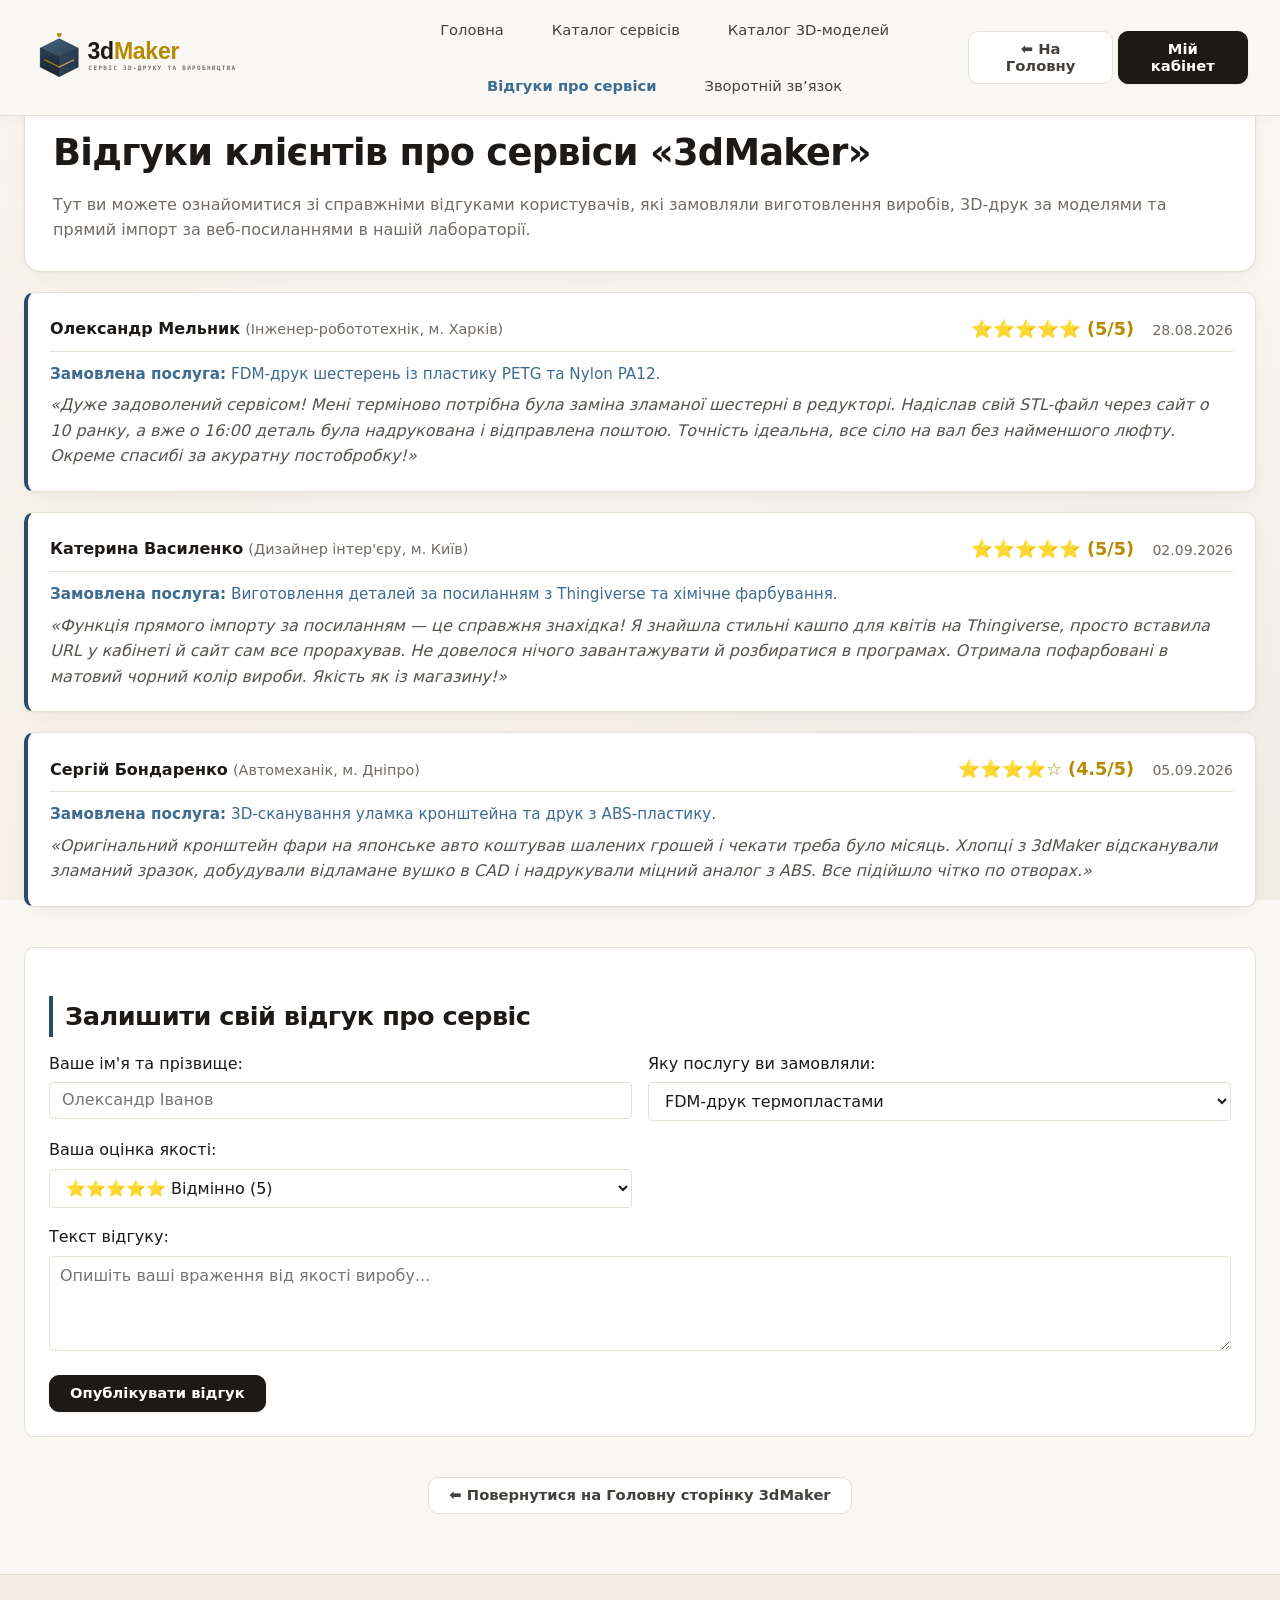
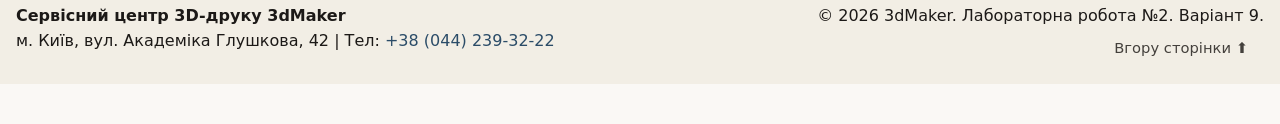
<file: reviews.html>
<!DOCTYPE html>
<html lang="uk">
<head>
    <meta charset="UTF-8">
    <meta name="viewport" content="width=device-width, initial-scale=1.0">
    <meta name="description" content="Відгуки клієнтів сервісного центру 3dMaker: оцінки якості 3D-друку, виготовлення деталей, термінів виконання та досвід замовлення за посиланнями з Thingiverse.">
    <title>Відгуки про сервіси — 3dMaker</title>

    <link rel="stylesheet" href="css/normalize.css">
    <link rel="stylesheet" href="css/style.css">
    <link rel="stylesheet" href="css/animations.css">
    <script src="js/lab4.js" defer></script>

    <style>
        .review-card {
            background-color: var(--color-bg-card);
            border: 1px solid var(--color-border);
            border-left: 4px solid var(--color-primary);
            border-radius: var(--radius-md);
            padding: 22px;
            margin-bottom: 20px;
            box-shadow: var(--shadow-hi-tech);
            transition: transform 0.3s ease, border-color 0.3s ease;
        }

        .review-card:hover {
            transform: translateY(-3px);
            border-left-color: var(--color-accent-gold);
        }

        .review-rating-stars {
            color: #b58900;
            font-size: 1.1rem;
            font-weight: bold;
        }

        a:active, button:active {
            color: darkgreen !important;
            border-color: darkgreen !important;
        }
    </style>
</head>
<body class="has-fixed-header">

    <header id="site-header" class="header-fixed">
        <table width="100%" border="0" cellpadding="0" cellspacing="0">
            <tr>
                <td width="28%" align="left">
                    <a href="index.html" class="logo-box">
                        <img src="assets/images/logo.svg" alt="3dMaker Логотип" width="220" height="55">
                    </a>
                </td>
                <td width="48%" align="center">
                    <nav id="site-main-nav" class="nav-horizontal-top" aria-label="Головне меню сайту">
                        <div class="nav-vertical-header">
                            <span class="nav-vertical-badge">⚡ МЕНЮ САЙТУ</span>
                            <button type="button" id="mobile-nav-close" class="nav-close-btn" aria-label="Закрити меню">✕</button>
                        </div>
                        <ul class="nav-menu-list">
                            <li><a href="index.html" class="nav-link"><span class="nav-link-icon">🏠</span><span class="nav-link-text">Головна</span></a></li>
                            <li><a href="services.html" class="nav-link"><span class="nav-link-icon">🖨️</span><span class="nav-link-text">Каталог сервісів</span></a></li>
                            <li><a href="models-catalog.html" class="nav-link"><span class="nav-link-icon">📂</span><span class="nav-link-text">Каталог 3D-моделей</span></a></li>
                            <li><a href="reviews.html" class="nav-link is-current"><span class="nav-link-icon">⭐</span><span class="nav-link-text">Відгуки про сервіси</span></a></li>
                            <li><a href="feedback.html" class="nav-link"><span class="nav-link-icon">✉️</span><span class="nav-link-text">Зворотній зв’язок</span></a></li>
                        </ul>
                        <div class="nav-vertical-footer">
                            <a href="cabinet.html" class="nav-footer-btn nav-footer-btn-primary">Особистий кабінет</a>
                            <a href="register.html" class="nav-footer-btn nav-footer-btn-secondary">Зареєструватись</a>
                        </div>
                    </nav>
                </td>
                <td width="24%" align="right">
                    <a href="index.html" class="header-desktop-btn">
                        <button type="button" class="btn-secondary">⬅️ На Головну</button>
                    </a>
                    &nbsp;
                    <a href="cabinet.html" class="header-desktop-btn">
                        <button type="button" class="pulse-glow">Мій кабінет</button>
                    </a>
                    <button type="button" id="mobile-nav-toggle" class="mobile-nav-toggle" aria-label="Відкрити меню навігації" aria-expanded="false">
                        <span class="mobile-nav-toggle-icon">☰</span>
                        <span class="mobile-nav-toggle-text">МЕНЮ</span>
                    </button>
                </td>
            </tr>
        </table>
    </header>

    <div id="mobile-nav-backdrop" class="mobile-nav-backdrop" aria-hidden="true"></div>

    <main class="page-grid-layout">
        <section style="background: #ffffff; padding: 28px; border-radius: var(--radius-lg); border: 1px solid var(--color-border); box-shadow: var(--shadow-hi-tech);">
            <h1>Відгуки клієнтів про сервіси «3dMaker»</h1>
            <p style="color: var(--color-text-muted);">
                Тут ви можете ознайомитися зі справжніми відгуками користувачів, які замовляли виготовлення виробів,
                3D-друк за моделями та прямий імпорт за веб-посиланнями в нашій лабораторії.
            </p>
        </section>

        <section id="reviews-list">

            <article class="review-card">
                <div style="display: flex; justify-content: space-between; align-items: center; margin-bottom: 10px; border-bottom: 1px solid var(--color-border); padding-bottom: 8px;">
                    <div>
                        <strong>Олександр Мельник</strong>
                        <span style="color: var(--color-text-muted); font-size: 0.9rem;">(Інженер-робототехнік, м. Харків)</span>
                    </div>
                    <div class="review-rating-stars">
                        ⭐⭐⭐⭐⭐ (5/5) &nbsp; <small style="color: var(--color-text-muted); font-weight: normal;"><time datetime="2026-08-28">28.08.2026</time></small>
                    </div>
                </div>
                <p style="color: var(--color-primary-light); font-size: 0.95rem; margin-bottom: 6px;">
                    <strong>Замовлена послуга:</strong> FDM-друк шестерень із пластику PETG та Nylon PA12.
                </p>
                <p style="color: #57534e; font-style: italic;">
                    «Дуже задоволений сервісом! Мені терміново потрібна була заміна зламаної шестерні в редукторі.
                    Надіслав свій STL-файл через сайт о 10 ранку, а вже о 16:00 деталь була надрукована і відправлена поштою.
                    Точність ідеальна, все сіло на вал без найменшого люфту. Окреме спасибі за акуратну постобробку!»
                </p>
            </article>

            <article class="review-card">
                <div style="display: flex; justify-content: space-between; align-items: center; margin-bottom: 10px; border-bottom: 1px solid var(--color-border); padding-bottom: 8px;">
                    <div>
                        <strong>Катерина Василенко</strong>
                        <span style="color: var(--color-text-muted); font-size: 0.9rem;">(Дизайнер інтер'єру, м. Київ)</span>
                    </div>
                    <div class="review-rating-stars">
                        ⭐⭐⭐⭐⭐ (5/5) &nbsp; <small style="color: var(--color-text-muted); font-weight: normal;"><time datetime="2026-09-02">02.09.2026</time></small>
                    </div>
                </div>
                <p style="color: var(--color-primary-light); font-size: 0.95rem; margin-bottom: 6px;">
                    <strong>Замовлена послуга:</strong> Виготовлення деталей за посиланням з Thingiverse та хімічне фарбування.
                </p>
                <p style="color: #57534e; font-style: italic;">
                    «Функція прямого імпорту за посиланням — це справжня знахідка! Я знайшла стильні кашпо для квітів
                    на Thingiverse, просто вставила URL у кабінеті й сайт сам все прорахував. Не довелося нічого завантажувати й розбиратися в програмах.
                    Отримала пофарбовані в матовий чорний колір вироби. Якість як із магазину!»
                </p>
            </article>

            <article class="review-card">
                <div style="display: flex; justify-content: space-between; align-items: center; margin-bottom: 10px; border-bottom: 1px solid var(--color-border); padding-bottom: 8px;">
                    <div>
                        <strong>Сергій Бондаренко</strong>
                        <span style="color: var(--color-text-muted); font-size: 0.9rem;">(Автомеханік, м. Дніпро)</span>
                    </div>
                    <div class="review-rating-stars">
                        ⭐⭐⭐⭐☆ (4.5/5) &nbsp; <small style="color: var(--color-text-muted); font-weight: normal;"><time datetime="2026-09-05">05.09.2026</time></small>
                    </div>
                </div>
                <p style="color: var(--color-primary-light); font-size: 0.95rem; margin-bottom: 6px;">
                    <strong>Замовлена послуга:</strong> 3D-сканування уламка кронштейна та друк з ABS-пластику.
                </p>
                <p style="color: #57534e; font-style: italic;">
                    «Оригінальний кронштейн фари на японське авто коштував шалених грошей і чекати треба було місяць.
                    Хлопці з 3dMaker відсканували зламаний зразок, добудували відламане вушко в CAD і надрукували міцний аналог з ABS.
                    Все підійшло чітко по отворах.»
                </p>
            </article>

        </section>

        <section id="add-review-section" style="background-color: var(--color-bg-card); border: 1px solid var(--color-border); border-radius: var(--radius-md); padding: 24px;">
            <h2>Залишити свій відгук про сервіс</h2>
            <form action="#" method="post" style="display: grid; grid-template-columns: 1fr 1fr; gap: 16px; margin-top: 14px;">
                <div>
                    <label for="review-author">Ваше ім'я та прізвище:</label><br>
                    <input type="text" id="review-author" name="author" placeholder="Олександр Іванов" required style="width: 100%; padding: 8px 12px; background: #ffffff; border: 1px solid var(--color-border); border-radius: 4px; color: var(--color-text-main); margin-top: 6px;">
                </div>

                <div>
                    <label for="review-service">Яку послугу ви замовляли:</label><br>
                    <select id="review-service" name="service" style="width: 100%; padding: 8px 12px; background: #ffffff; border: 1px solid var(--color-border); border-radius: 4px; color: var(--color-text-main); margin-top: 6px;">
                        <option value="fdm">FDM-друк термопластами</option>
                        <option value="sla">SLA фотополімерний друк</option>
                        <option value="sls">SLS спікання поліаміду</option>
                        <option value="url-print">Друк за посиланням з онлайн-каталогів</option>
                        <option value="scan">3D-сканування та моделювання</option>
                    </select>
                </div>

                <div>
                    <label for="review-rating">Ваша оцінка якості:</label><br>
                    <select id="review-rating" name="rating" style="width: 100%; padding: 8px 12px; background: #ffffff; border: 1px solid var(--color-border); border-radius: 4px; color: var(--color-text-main); margin-top: 6px;">
                        <option value="5">⭐⭐⭐⭐⭐ Відмінно (5)</option>
                        <option value="4">⭐⭐⭐⭐ Добре (4)</option>
                        <option value="3">⭐⭐⭐ Задовільно (3)</option>
                        <option value="2">⭐⭐ Погано (2)</option>
                    </select>
                </div>

                <div style="grid-column: 1 / -1;">
                    <label for="review-text">Текст відгуку:</label><br>
                    <textarea id="review-text" name="comment" rows="4" maxlength="300" placeholder="Опишіть ваші враження від якості виробу..." required style="width: 100%; padding: 10px; background: #ffffff; border: 1px solid var(--color-border); border-radius: 4px; color: var(--color-text-main); margin-top: 6px;"></textarea>
                </div>

                <div style="grid-column: 1 / -1;">
                    <button type="submit">Опублікувати відгук</button>
                </div>
            </form>
        </section>

        <p align="center" style="margin: 20px 0;">
            <a href="index.html">
                <button type="button" class="btn-secondary">⬅️ Повернутися на Головну сторінку 3dMaker</button>
            </a>
        </p>

    </main>

    <footer>
        <div class="page-grid-layout" style="grid-template-columns: 1fr 1fr; gap: 20px; padding: 0;">
            <div>
                <p>
                    <strong>Сервісний центр 3D-друку 3dMaker</strong><br>
                    м. Київ, вул. Академіка Глушкова, 42 | Тел: <a href="tel:+380442393222">+38 (044) 239-32-22</a>
                </p>
            </div>
            <div align="right">
                <p>
                    &copy; 2026 3dMaker. Лабораторна робота №2. Варіант 9.<br>
                    <a href="#site-header" class="nav-link">Вгору сторінки ⬆️</a>
                </p>
            </div>
        </div>
    </footer>

</body>
</html>
</file>
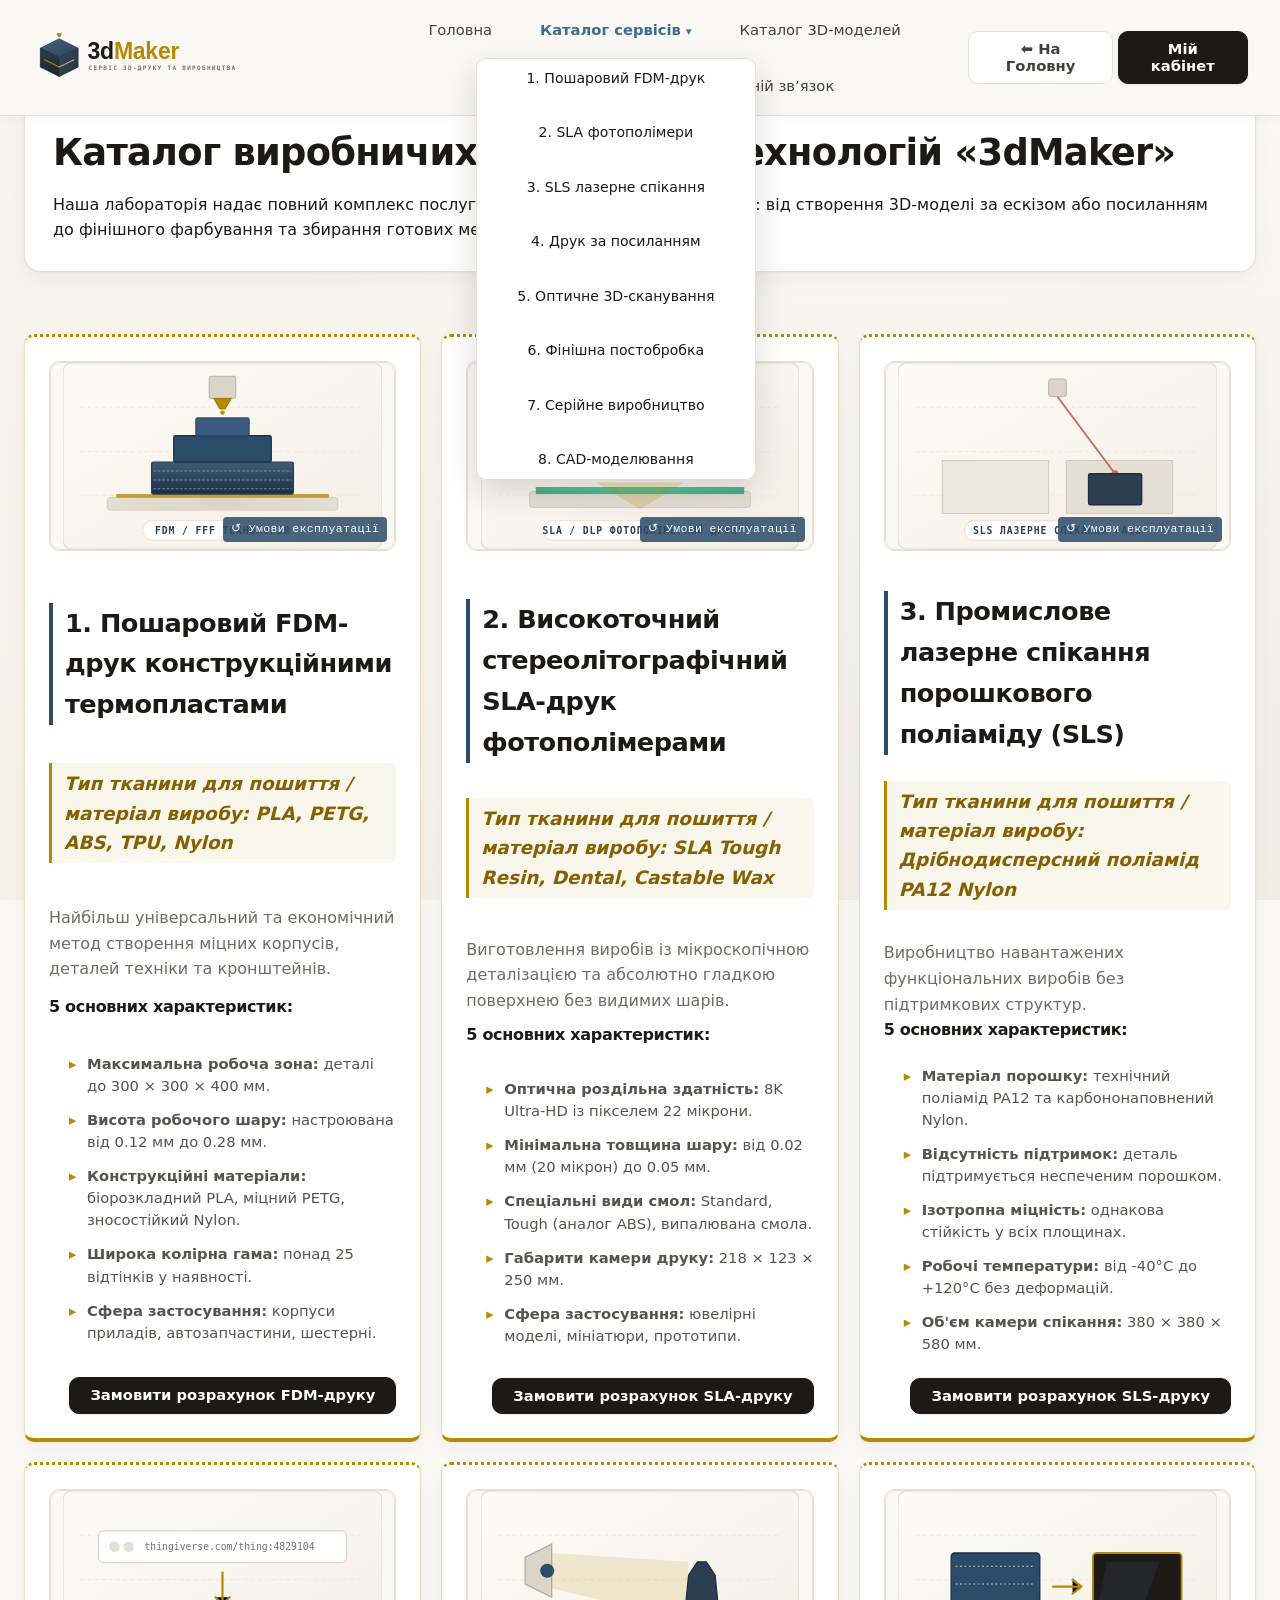
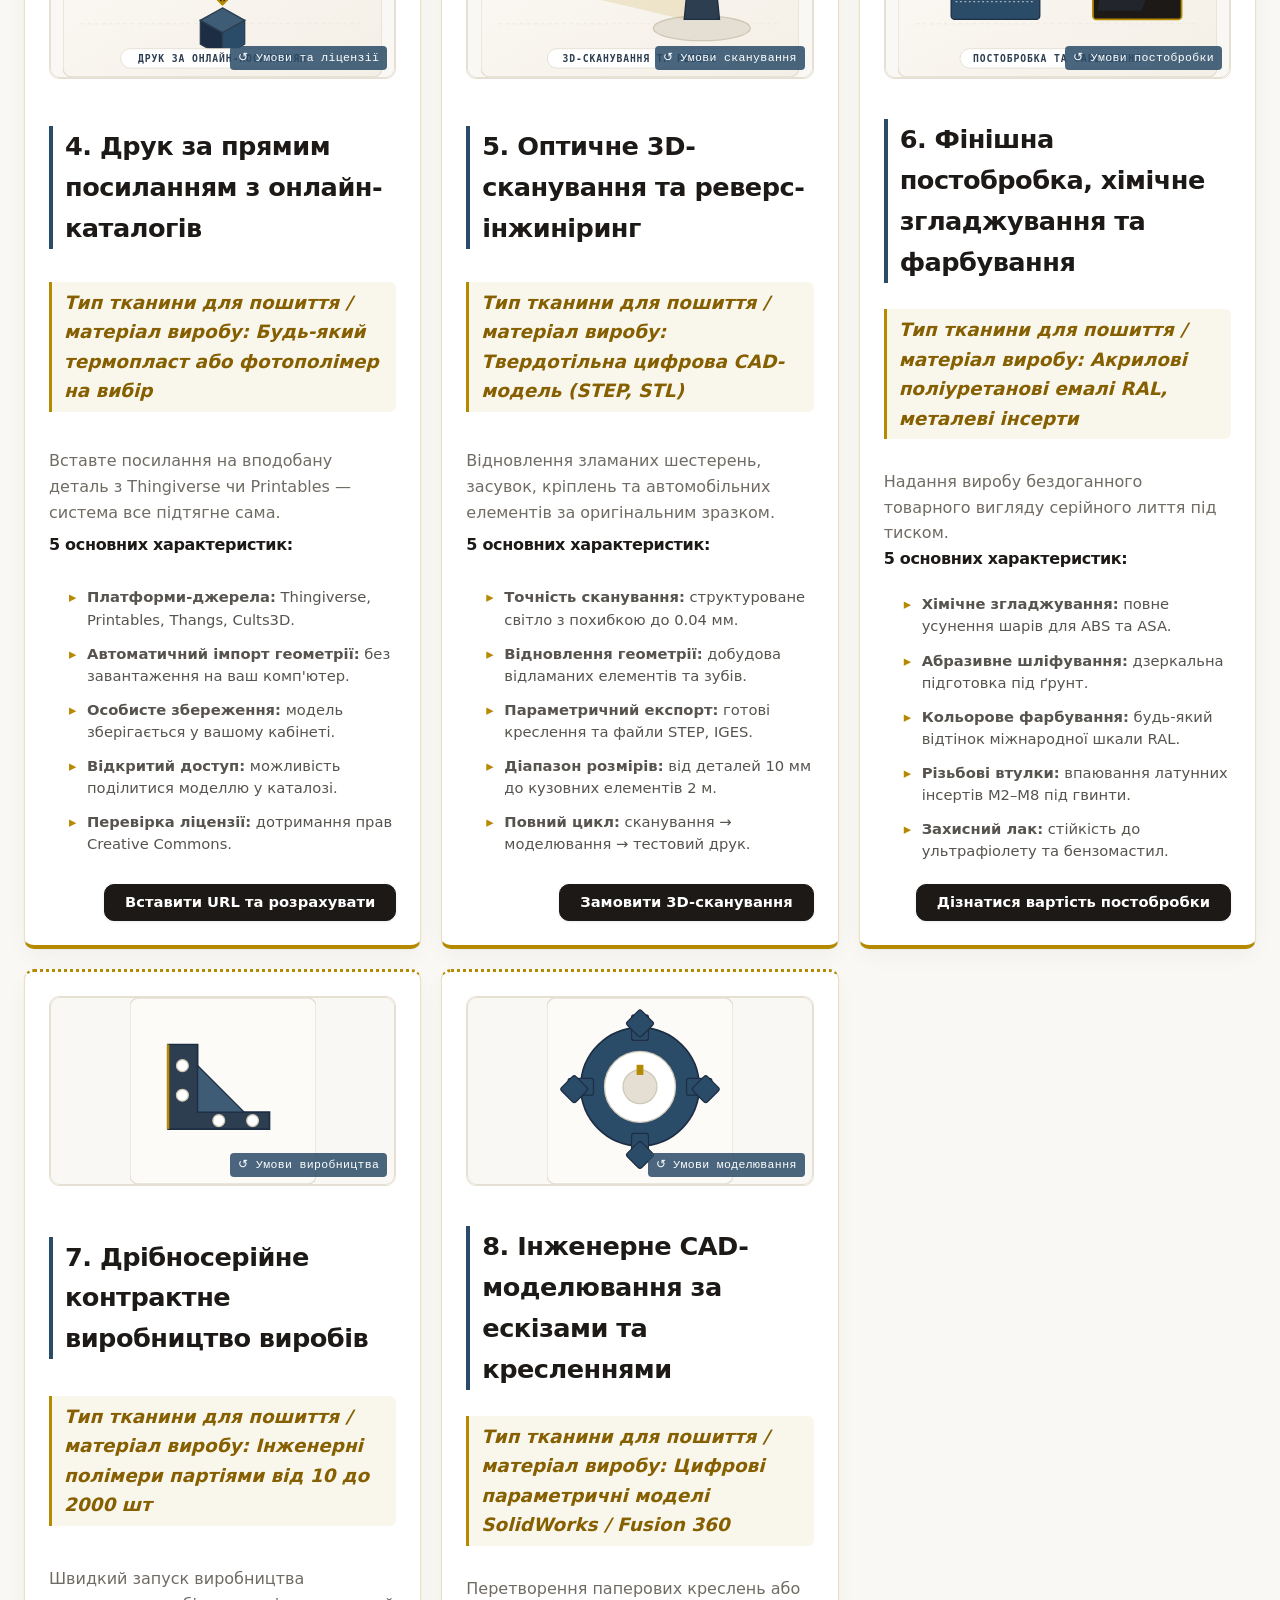
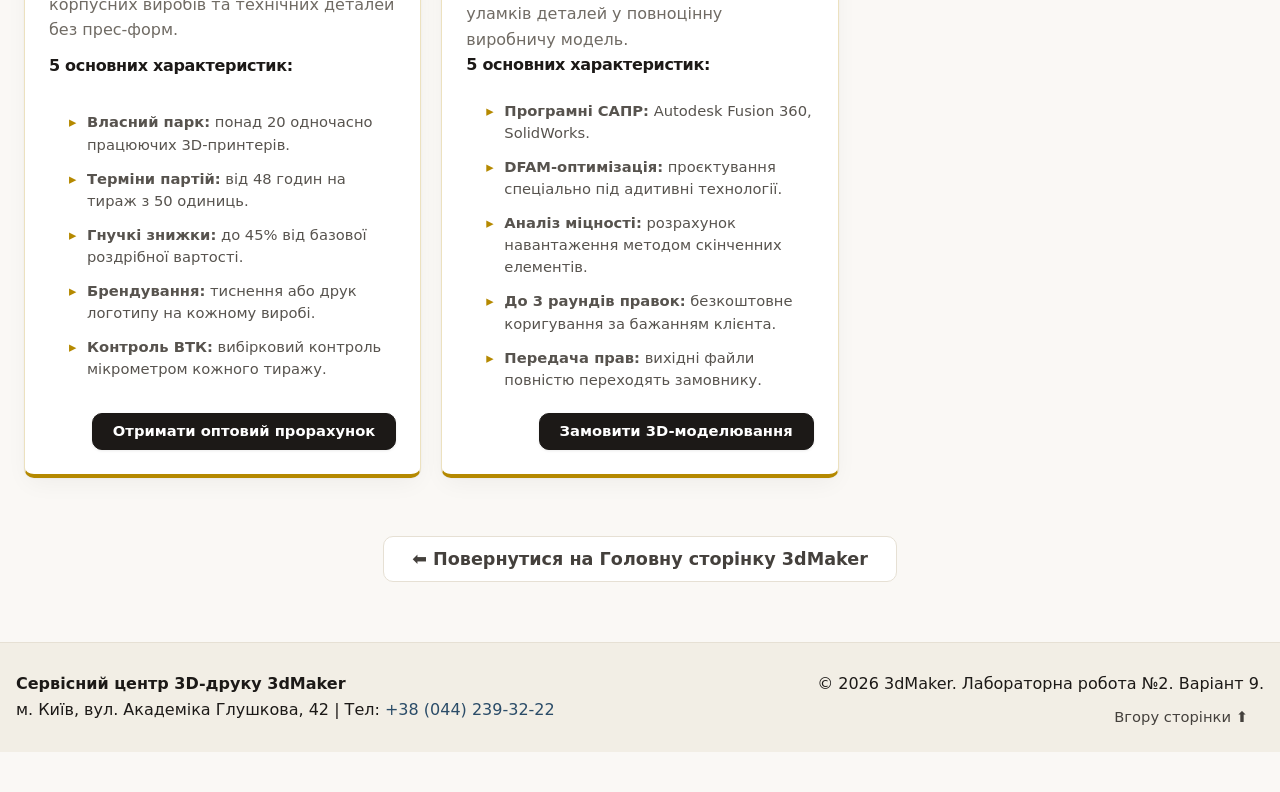
<file: services.html>
<!DOCTYPE html>
<html lang="uk">
<head>
    <meta charset="UTF-8">
    <meta name="viewport" content="width=device-width, initial-scale=1.0">
    <meta name="description" content="Каталог сервісів лабораторії 3dMaker: пошаровий FDM друк, SLA фотополімери, SLS спікання, реверс-інжиніринг, друк за посиланням з онлайн-каталогів та постобробка виробів.">
    <title>Каталог сервісів — 3dMaker</title>

    <link rel="stylesheet" href="css/normalize.css">
    <link rel="stylesheet" href="css/style.css">
    <link rel="stylesheet" href="css/animations.css">
    <script src="js/lab4.js" defer></script>

    <style>
        .catalog-header-info {
            background: #ffffff;
            border: 1px solid var(--color-border);
            border-radius: var(--radius-lg);
            padding: 28px;
            margin-bottom: 24px;
            box-shadow: var(--shadow-hi-tech);
        }

        a:active, button:active {
            color: darkgreen !important;
            border-color: darkgreen !important;
        }

        a[href*="cabinet.html"] {
            border-radius: var(--radius-sm);
        }

        .service-meta-list {
            margin-left: 20px;
            margin-top: 10px;
            margin-bottom: 16px;
            color: #57534e;
        }

        .service-meta-list li {
            margin-bottom: 6px;
        }
    </style>
</head>
<body class="has-fixed-header">

    <header id="site-header" class="header-fixed">
        <table width="100%" border="0" cellpadding="0" cellspacing="0">
            <tr>
                <td width="28%" align="left">
                    <a href="index.html" class="logo-box">
                        <img src="assets/images/logo.svg" alt="3dMaker Логотип" width="220" height="55">
                    </a>
                </td>
                <td width="48%" align="center">
                    <nav id="site-nav" class="nav-horizontal-top" aria-label="Головне меню сайту">
                        <div class="nav-vertical-header">
                            <span class="nav-vertical-badge">⚡ МЕНЮ САЙТУ</span>
                            <button type="button" id="mobile-nav-close" class="nav-close-btn" aria-label="Закрити меню">✕</button>
                        </div>
                        <ul class="nav-menu-list">
                            <li><a href="index.html" class="nav-link"><span class="nav-link-icon">🏠</span><span class="nav-link-text">Головна</span></a></li>
                            <li class="has-dropdown" id="services-menu-item">
                                <a href="javascript:void(0)" class="nav-link dropdown-toggle is-current" id="services-menu-toggle" aria-expanded="false" style="color: var(--color-primary-light); font-weight: bold;">
                                    <span class="nav-link-icon">🖨️</span><span class="nav-link-text">Каталог сервісів <span class="dropdown-arrow">▾</span></span>
                                </a>
                                <ul class="dropdown-submenu" id="services-submenu">
                                    <li><a href="#service-1">1. Пошаровий FDM-друк</a></li>
                                    <li><a href="#service-2">2. SLA фотополімери</a></li>
                                    <li><a href="#service-3">3. SLS лазерне спікання</a></li>
                                    <li><a href="#service-4">4. Друк за посиланням</a></li>
                                    <li><a href="#service-5">5. Оптичне 3D-сканування</a></li>
                                    <li><a href="#service-6">6. Фінішна постобробка</a></li>
                                    <li><a href="#service-7">7. Серійне виробництво</a></li>
                                    <li><a href="#service-8">8. CAD-моделювання</a></li>
                                </ul>
                            </li>
                            <li><a href="models-catalog.html" class="nav-link"><span class="nav-link-icon">📂</span><span class="nav-link-text">Каталог 3D-моделей</span></a></li>
                            <li><a href="reviews.html" class="nav-link"><span class="nav-link-icon">⭐</span><span class="nav-link-text">Відгуки про сервіси</span></a></li>
                            <li><a href="feedback.html" class="nav-link"><span class="nav-link-icon">✉️</span><span class="nav-link-text">Зворотній зв’язок</span></a></li>
                        </ul>
                        <div class="nav-vertical-footer">
                            <a href="cabinet.html" class="nav-footer-btn nav-footer-btn-primary">Особистий кабінет</a>
                            <a href="register.html" class="nav-footer-btn nav-footer-btn-secondary">Зареєструватись</a>
                        </div>
                    </nav>
                </td>
                <td width="24%" align="right">
                    <a href="index.html" class="header-desktop-btn">
                        <button type="button" class="btn-secondary">⬅️ На Головну</button>
                    </a>
                    &nbsp;
                    <a href="cabinet.html" class="header-desktop-btn">
                        <button type="button" class="pulse-glow">Мій кабінет</button>
                    </a>
                    <button type="button" id="mobile-nav-toggle" class="mobile-nav-toggle" aria-label="Відкрити меню навігації" aria-expanded="false">
                        <span class="mobile-nav-toggle-icon">☰</span>
                        <span class="mobile-nav-toggle-text">МЕНЮ</span>
                    </button>
                </td>
            </tr>
        </table>
    </header>

    <div id="mobile-nav-backdrop" class="mobile-nav-backdrop" aria-hidden="true"></div>

    <main class="page-grid-layout">

        <section class="catalog-header-info">
            <h1>Каталог виробничих сервісів та технологій «3dMaker»</h1>
            <p>
                Наша лабораторія надає повний комплекс послуг швидкого виготовлення виробів: від створення 3D-моделі
                за ескізом або посиланням до фінішного фарбування та збирання готових механізмів.
            </p>
        </section>

        <section id="services-list" class="catalog-grid">

            <article id="service-1" class="catalog-item-v9">
                <div class="flip-card" tabindex="0">
                    <div class="flip-card-inner">
                        <div class="flip-card-front">
                            <img src="assets/images/fdm.svg" alt="FDM 3D-друк термопластами" class="photo-interactive animate-grayscale">
                            <div class="flip-badge">↺ Умови експлуатації</div>
                        </div>
                        <div class="flip-card-back">
                            <div class="flip-back-title">⚙️ Технічні умови та догляд:</div>
                            <ul class="flip-back-list">
                                <li><strong>Температурний режим:</strong> PLA до 55°C, PETG до 75°C, ABS до 100°C.</li>
                                <li><strong>Очищення та догляд:</strong> теплий мильний розчин до 40°C. Без посудомийки.</li>
                                <li><strong>Хімічна стійкість:</strong> PETG стійкий до спиртів; ABS розчинний в ацетоні.</li>
                                <li><strong>Допуски:</strong> лінійна точність виготовлення ±0.15 мм на 100 мм.</li>
                            </ul>
                        </div>
                    </div>
                </div>
                <h2>1. Пошаровий FDM-друк конструкційними термопластами</h2>

                <p>
                    <span class="material-type-v9">Тип тканини для пошиття / матеріал виробу: PLA, PETG, ABS, TPU, Nylon</span>
                </p>

                <p style="color: var(--color-text-muted);">
                    Найбільш універсальний та економічний метод створення міцних корпусів, деталей техніки та кронштейнів.
                </p>

                <h4>5 основних характеристик:</h4>
                <ul class="service-meta-list">
                    <li><strong>Максимальна робоча зона:</strong> деталі до 300 × 300 × 400 мм.</li>
                    <li><strong>Висота робочого шару:</strong> настроювана від 0.12 мм до 0.28 мм.</li>
                    <li><strong>Конструкційні матеріали:</strong> біорозкладний PLA, міцний PETG, зносостійкий Nylon.</li>
                    <li><strong>Широка колірна гама:</strong> понад 25 відтінків у наявності.</li>
                    <li><strong>Сфера застосування:</strong> корпуси приладів, автозапчастини, шестерні.</li>
                </ul>
                <p align="right">
                    <a href="cabinet.html?service=fdm">
                        <button type="button">Замовити розрахунок FDM-друку</button>
                    </a>
                </p>
            </article>

            <article id="service-2" class="catalog-item-v9">
                <div class="flip-card" tabindex="0">
                    <div class="flip-card-inner">
                        <div class="flip-card-front">
                            <img src="assets/images/sla.svg" alt="SLA фотополімерний друк" class="photo-interactive animate-grayscale">
                            <div class="flip-badge">↺ Умови експлуатації</div>
                        </div>
                        <div class="flip-card-back">
                            <div class="flip-back-title">⚙️ Технічні умови та догляд:</div>
                            <ul class="flip-back-list">
                                <li><strong>Температурний режим:</strong> стандартні смоли до 60°C, High-Temp до 230°C.</li>
                                <li><strong>Очищення та догляд:</strong> ультразвукова ванна в ізопропіловому спирті (IPA).</li>
                                <li><strong>УФ-захист:</strong> обов'язкове нанесення УФ-захисного лаку від пожовтіння.</li>
                                <li><strong>Допуски:</strong> надвисока точність ±0.03 мм, товщина шару від 20 мкм.</li>
                            </ul>
                        </div>
                    </div>
                </div>
                <h2>2. Високоточний стереолітографічний SLA-друк фотополімерами</h2>

                <p>
                    <span class="material-type-v9">Тип тканини для пошиття / матеріал виробу: SLA Tough Resin, Dental, Castable Wax</span>
                </p>

                <p style="color: var(--color-text-muted);">
                    Виготовлення виробів із мікроскопічною деталізацією та абсолютно гладкою поверхнею без видимих шарів.
                </p>

                <h4>5 основних характеристик:</h4>
                <ul class="service-meta-list">
                    <li><strong>Оптична роздільна здатність:</strong> 8K Ultra-HD із пікселем 22 мікрони.</li>
                    <li><strong>Мінімальна товщина шару:</strong> від 0.02 мм (20 мікрон) до 0.05 мм.</li>
                    <li><strong>Спеціальні види смол:</strong> Standard, Tough (аналог ABS), випалювана смола.</li>
                    <li><strong>Габарити камери друку:</strong> 218 × 123 × 250 мм.</li>
                    <li><strong>Сфера застосування:</strong> ювелірні моделі, мініатюри, прототипи.</li>
                </ul>
                <p align="right">
                    <a href="cabinet.html?service=sla">
                        <button type="button">Замовити розрахунок SLA-друку</button>
                    </a>
                </p>
            </article>

            <article id="service-3" class="catalog-item-v9">
                <div class="flip-card" tabindex="0">
                    <div class="flip-card-inner">
                        <div class="flip-card-front">
                            <img src="assets/images/sls.svg" alt="SLS лазерне спікання" class="photo-interactive animate-grayscale">
                            <div class="flip-badge">↺ Умови експлуатації</div>
                        </div>
                        <div class="flip-card-back">
                            <div class="flip-back-title">⚙️ Технічні умови та догляд:</div>
                            <ul class="flip-back-list">
                                <li><strong>Температурний режим:</strong> експлуатація від -40°C до +120°C без деформацій.</li>
                                <li><strong>Очищення та догляд:</strong> віброабразивна або піскоструминна обробка.</li>
                                <li><strong>Хімічна стійкість:</strong> повна стійкість до бензину, мастил та спиртів.</li>
                                <li><strong>Допуски:</strong> ізотропна міцність у всіх вісях, точність ±0.1 мм.</li>
                            </ul>
                        </div>
                    </div>
                </div>
                <h2>3. Промислове лазерне спікання порошкового поліаміду (SLS)</h2>

                <p>
                    <span class="material-type-v9">Тип тканини для пошиття / матеріал виробу: Дрібнодисперсний поліамід PA12 Nylon</span>
                </p>

                <p style="color: var(--color-text-muted);">
                    Виробництво навантажених функціональних виробів без підтримкових структур.
                </p>

                <h4>5 основних характеристик:</h4>
                <ul class="service-meta-list">
                    <li><strong>Матеріал порошку:</strong> технічний поліамід PA12 та карбононаповнений Nylon.</li>
                    <li><strong>Відсутність підтримок:</strong> деталь підтримується неспеченим порошком.</li>
                    <li><strong>Ізотропна міцність:</strong> однакова стійкість у всіх площинах.</li>
                    <li><strong>Робочі температури:</strong> від -40°C до +120°C без деформацій.</li>
                    <li><strong>Об'єм камери спікання:</strong> 380 × 380 × 580 мм.</li>
                </ul>
                <p align="right">
                    <a href="cabinet.html?service=sls">
                        <button type="button">Замовити розрахунок SLS-друку</button>
                    </a>
                </p>
            </article>

            <article id="service-4" class="catalog-item-v9">
                <div class="flip-card" tabindex="0">
                    <div class="flip-card-inner">
                        <div class="flip-card-front">
                            <img src="assets/images/url-import.svg" alt="Прямий друк за посиланням" class="photo-interactive animate-grayscale">
                            <div class="flip-badge">↺ Умови та ліцензії</div>
                        </div>
                        <div class="flip-card-back">
                            <div class="flip-back-title">⚙️ Умови замовлення за посиланням:</div>
                            <ul class="flip-back-list">
                                <li><strong>Ліцензійна перевірка:</strong> обов'язкове дотримання Creative Commons.</li>
                                <li><strong>Перевірка товщини стінок:</strong> мінімальна товщина для друку 0.8 мм.</li>
                                <li><strong>Підтримувані джерела:</strong> прямий імпорт Thingiverse, Printables, Thangs.</li>
                                <li><strong>Збереження:</strong> автоматичне збереження цифрового файлу в кабінеті.</li>
                            </ul>
                        </div>
                    </div>
                </div>
                <h2>4. Друк за прямим посиланням з онлайн-каталогів</h2>

                <p>
                    <span class="material-type-v9">Тип тканини для пошиття / матеріал виробу: Будь-який термопласт або фотополімер на вибір</span>
                </p>

                <p style="color: var(--color-text-muted);">
                    Вставте посилання на вподобану деталь з Thingiverse чи Printables — система все підтягне сама.
                </p>

                <h4>5 основних характеристик:</h4>
                <ul class="service-meta-list">
                    <li><strong>Платформи-джерела:</strong> Thingiverse, Printables, Thangs, Cults3D.</li>
                    <li><strong>Автоматичний імпорт геометрії:</strong> без завантаження на ваш комп'ютер.</li>
                    <li><strong>Особисте збереження:</strong> модель зберігається у вашому кабінеті.</li>
                    <li><strong>Відкритий доступ:</strong> можливість поділитися моделлю у каталозі.</li>
                    <li><strong>Перевірка ліцензії:</strong> дотримання прав Creative Commons.</li>
                </ul>
                <p align="right">
                    <a href="cabinet.html?action=import">
                        <button type="button">Вставити URL та розрахувати</button>
                    </a>
                </p>
            </article>

            <article id="service-5" class="catalog-item-v9">
                <div class="flip-card" tabindex="0">
                    <div class="flip-card-inner">
                        <div class="flip-card-front">
                            <img src="assets/images/scan.svg" alt="3D сканування деталей" class="photo-interactive animate-grayscale">
                            <div class="flip-badge">↺ Умови сканування</div>
                        </div>
                        <div class="flip-card-back">
                            <div class="flip-back-title">⚙️ Умови оптичного сканування:</div>
                            <ul class="flip-back-list">
                                <li><strong>Підготовка поверхні:</strong> нанесення змивного матуючого спрею.</li>
                                <li><strong>Точність оцифрування:</strong> апаратна похибка не перевищує 0.04 мм.</li>
                                <li><strong>Габарити сканування:</strong> об'єкти від 10 мм до 2000 мм у довжину.</li>
                                <li><strong>Формати передачі:</strong> видача хмари точок або параметричного STEP.</li>
                            </ul>
                        </div>
                    </div>
                </div>
                <h2>5. Оптичне 3D-сканування та реверс-інжиніринг</h2>

                <p>
                    <span class="material-type-v9">Тип тканини для пошиття / матеріал виробу: Твердотільна цифрова CAD-модель (STEP, STL)</span>
                </p>

                <p style="color: var(--color-text-muted);">
                    Відновлення зламаних шестерень, засувок, кріплень та автомобільних елементів за оригінальним зразком.
                </p>

                <h4>5 основних характеристик:</h4>
                <ul class="service-meta-list">
                    <li><strong>Точність сканування:</strong> структуроване світло з похибкою до 0.04 мм.</li>
                    <li><strong>Відновлення геометрії:</strong> добудова відламаних елементів та зубів.</li>
                    <li><strong>Параметричний експорт:</strong> готові креслення та файли STEP, IGES.</li>
                    <li><strong>Діапазон розмірів:</strong> від деталей 10 мм до кузовних елементів 2 м.</li>
                    <li><strong>Повний цикл:</strong> сканування &rarr; моделювання &rarr; тестовий друк.</li>
                </ul>
                <p align="right">
                    <a href="feedback.html?purpose=cooperation">
                        <button type="button">Замовити 3D-сканування</button>
                    </a>
                </p>
            </article>

            <article id="service-6" class="catalog-item-v9">
                <div class="flip-card" tabindex="0">
                    <div class="flip-card-inner">
                        <div class="flip-card-front">
                            <img src="assets/images/postprocess.svg" alt="Постобробка та фарбування" class="photo-interactive animate-grayscale">
                            <div class="flip-badge">↺ Умови постобробки</div>
                        </div>
                        <div class="flip-card-back">
                            <div class="flip-back-title">⚙️ Умови постобробки виробів:</div>
                            <ul class="flip-back-list">
                                <li><strong>Хімічне згладжування:</strong> парова обробка розчинником без зміни геометрії.</li>
                                <li><strong>Фарбування та ґрунтовка:</strong> 2-компонентний акрил за палітрою RAL.</li>
                                <li><strong>Впаювання різьб:</strong> латунні втулки M2–M8 під нагріванням до 240°C.</li>
                                <li><strong>Захисний шар:</strong> стійкий поліуретановий лак проти стирання та УФ.</li>
                            </ul>
                        </div>
                    </div>
                </div>
                <h2>6. Фінішна постобробка, хімічне згладжування та фарбування</h2>

                <p>
                    <span class="material-type-v9">Тип тканини для пошиття / матеріал виробу: Акрилові поліуретанові емалі RAL, металеві інсерти</span>
                </p>

                <p style="color: var(--color-text-muted);">
                    Надання виробу бездоганного товарного вигляду серійного лиття під тиском.
                </p>

                <h4>5 основних характеристик:</h4>
                <ul class="service-meta-list">
                    <li><strong>Хімічне згладжування:</strong> повне усунення шарів для ABS та ASA.</li>
                    <li><strong>Абразивне шліфування:</strong> дзеркальна підготовка під ґрунт.</li>
                    <li><strong>Кольорове фарбування:</strong> будь-який відтінок міжнародної шкали RAL.</li>
                    <li><strong>Різьбові втулки:</strong> впаювання латунних інсертів M2–M8 під гвинти.</li>
                    <li><strong>Захисний лак:</strong> стійкість до ультрафіолету та бензомастил.</li>
                </ul>
                <p align="right">
                    <a href="feedback.html?purpose=cooperation">
                        <button type="button">Дізнатися вартість постобробки</button>
                    </a>
                </p>
            </article>

            <article id="service-7" class="catalog-item-v9">
                <div class="flip-card" tabindex="0">
                    <div class="flip-card-inner">
                        <div class="flip-card-front">
                            <img src="assets/images/model-bracket.svg" alt="Серійне виробництво" class="photo-interactive animate-grayscale">
                            <div class="flip-badge">↺ Умови виробництва</div>
                        </div>
                        <div class="flip-card-back">
                            <div class="flip-back-title">⚙️ Умови серійного випуску:</div>
                            <ul class="flip-back-list">
                                <li><strong>Мінімальна партія:</strong> від 10 одиниць до 2000 одиниць у партії.</li>
                                <li><strong>Контроль якості:</strong> вибірковий ВТК калібрами та мікрометром.</li>
                                <li><strong>Терміни виготовлення:</strong> від 48 годин на базову серію з 50 штук.</li>
                                <li><strong>Упаковка:</strong> індивідуальні герметичні пакети з силікагелем.</li>
                            </ul>
                        </div>
                    </div>
                </div>
                <h2>7. Дрібносерійне контрактне виробництво виробів</h2>

                <p>
                    <span class="material-type-v9">Тип тканини для пошиття / матеріал виробу: Інженерні полімери партіями від 10 до 2000 шт</span>
                </p>

                <p style="color: var(--color-text-muted);">
                    Швидкий запуск виробництва корпусних виробів та технічних деталей без прес-форм.
                </p>

                <h4>5 основних характеристик:</h4>
                <ul class="service-meta-list">
                    <li><strong>Власний парк:</strong> понад 20 одночасно працюючих 3D-принтерів.</li>
                    <li><strong>Терміни партій:</strong> від 48 годин на тираж з 50 одиниць.</li>
                    <li><strong>Гнучкі знижки:</strong> до 45% від базової роздрібної вартості.</li>
                    <li><strong>Брендування:</strong> тиснення або друк логотипу на кожному виробі.</li>
                    <li><strong>Контроль ВТК:</strong> вибірковий контроль мікрометром кожного тиражу.</li>
                </ul>
                <p align="right">
                    <a href="feedback.html?purpose=cooperation">
                        <button type="button">Отримати оптовий прорахунок</button>
                    </a>
                </p>
            </article>

            <article id="service-8" class="catalog-item-v9">
                <div class="flip-card" tabindex="0">
                    <div class="flip-card-inner">
                        <div class="flip-card-front">
                            <img src="assets/images/model-gear.svg" alt="3D моделювання" class="photo-interactive animate-grayscale">
                            <div class="flip-badge">↺ Умови моделювання</div>
                        </div>
                        <div class="flip-card-back">
                            <div class="flip-back-title">⚙️ Умови інженерного моделювання:</div>
                            <ul class="flip-back-list">
                                <li><strong>Усадка матеріалів:</strong> компенсація термічної усадки 0.4–1.8%.</li>
                                <li><strong>Посадкові допуски:</strong> розрахунок зазорів під підшипники та вали.</li>
                                <li><strong>Правки проекту:</strong> до 3 раундів коригувань за ТЗ без доплат.</li>
                                <li><strong>Авторські права:</strong> повна передача вихідних файлів STEP/SLDPRT.</li>
                            </ul>
                        </div>
                    </div>
                </div>
                <h2>8. Інженерне CAD-моделювання за ескізами та кресленнями</h2>

                <p>
                    <span class="material-type-v9">Тип тканини для пошиття / матеріал виробу: Цифрові параметричні моделі SolidWorks / Fusion 360</span>
                </p>

                <p style="color: var(--color-text-muted);">
                    Перетворення паперових креслень або уламків деталей у повноцінну виробничу модель.
                </p>

                <h4>5 основних характеристик:</h4>
                <ul class="service-meta-list">
                    <li><strong>Програмні САПР:</strong> Autodesk Fusion 360, SolidWorks.</li>
                    <li><strong>DFAM-оптимізація:</strong> проєктування спеціально під адитивні технології.</li>
                    <li><strong>Аналіз міцності:</strong> розрахунок навантаження методом скінченних елементів.</li>
                    <li><strong>До 3 раундів правок:</strong> безкоштовне коригування за бажанням клієнта.</li>
                    <li><strong>Передача прав:</strong> вихідні файли повністю переходять замовнику.</li>
                </ul>
                <p align="right">
                    <a href="feedback.html?purpose=suggestion">
                        <button type="button">Замовити 3D-моделювання</button>
                    </a>
                </p>
            </article>

        </section>

        <p align="center" style="margin: 20px 0;">
            <a href="index.html">
                <button type="button" class="btn-secondary" style="font-size: 1.1rem; padding: 12px 28px;">⬅️ Повернутися на Головну сторінку 3dMaker</button>
            </a>
        </p>

    </main>

    <footer>
        <div class="page-grid-layout" style="grid-template-columns: 1fr 1fr; gap: 20px; padding: 0;">
            <div>
                <p>
                    <strong>Сервісний центр 3D-друку 3dMaker</strong><br>
                    м. Київ, вул. Академіка Глушкова, 42 | Тел: <a href="tel:+380442393222">+38 (044) 239-32-22</a>
                </p>
            </div>
            <div align="right">
                <p>
                    &copy; 2026 3dMaker. Лабораторна робота №2. Варіант 9.<br>
                    <a href="#site-header" class="nav-link">Вгору сторінки ⬆️</a>
                </p>
            </div>
        </div>
    </footer>

</body>
</html>
</file>
<file: css/style.css>
* {
	box-sizing: border-box;
	margin: 0;
	padding: 0;
}

::selection {
	background-color: #b58900;
	color: white;
}

:root {
	--color-bg-dark: #faf8f5;
	--color-bg-card: #ffffff;
	--color-bg-surface: #f4f0e6;
	--color-border: #e6e0d4;
	--color-border-glow: rgba(181, 137, 0, 0.2);
	--color-primary: #2b4c68;
	--color-primary-light: #3e6b91;
	--color-accent-gold: #b58900;

	--color-text-main: rgb(28, 25, 23);
	--color-text-muted: rgb(112, 107, 100);
	--color-glow-blue: rgba(43, 76, 104, 0.12);
	--color-glow-gold: rgba(181, 137, 0, 0.15);

	--color-accent-cyan: hsl(205, 35%, 45%);
	--color-bg-table-alt: hsla(38, 25%, 96%, 0.85);
	--color-badge-bg: hsla(38, 55%, 48%, 0.08);

	--color-active-link: darkgreen;
	--color-white: white;
	--color-black: black;

	--font-primary:
		'Plus Jakarta Sans', 'Inter', system-ui, -apple-system, BlinkMacSystemFont, 'Segoe UI', Roboto,
		sans-serif;
	--font-tech: 'JetBrains Mono', 'Consolas', 'Courier New', monospace;

	--radius-sm: 6px;
	--radius-md: 10px;
	--radius-lg: 16px;
	--shadow-hi-tech:
		0 1px 3px rgba(0, 0, 0, 0.02), 0 8px 24px -4px rgba(28, 25, 23, 0.05),
		0 0 1px rgba(28, 25, 23, 0.08);
	--shadow-neon-gold: 0 8px 25px rgba(28, 25, 23, 0.06), 0 0 15px rgba(181, 137, 0, 0.15);
}

html {
	scroll-behavior: smooth;
}

section,
article,
footer {
	scroll-margin-top: 86px;
}

body {
	font-family: var(--font-primary);
	font-size: 16px;
	line-height: 1.6;
	color: var(--color-text-main);
	background-color: var(--color-bg-dark);
	background-image:
		radial-gradient(circle at 10% 10%, rgba(181, 137, 0, 0.03) 0%, transparent 40%),
		radial-gradient(circle at 90% 90%, rgba(43, 76, 104, 0.03) 0%, transparent 40%),
		linear-gradient(180deg, #faf8f5 0%, #f5f1e8 100%);
	background-attachment: fixed;
	min-height: 100vh;
	padding-top: 76px;
	padding-bottom: 40px;
}

h1,
h2,
h3,
h4,
h5,
h6 {
	font-family: var(--font-primary);
	color: var(--color-text-main);
	font-weight: 700;
	letter-spacing: -0.02em;
	margin-bottom: 12px;
}

h1 {
	font-size: 2.3rem;
	line-height: 1.25;
	color: var(--color-text-main);
	margin-bottom: 16px;
}

h2 {
	font-size: 1.6rem;
	color: var(--color-text-main);
	border-left: 4px solid var(--color-primary);
	padding-left: 12px;
	margin-top: 24px;
}

h3 {
	font-size: 1.25rem;
	color: #292524;
}

a {
	color: var(--color-primary);
	text-decoration: none;
	transition:
		color 0.25s ease,
		text-shadow 0.25s ease;
}

a:hover {
	color: var(--color-accent-gold);
	text-shadow: 0 0 8px rgba(181, 137, 0, 0.2);
}

a:visited {
	color: #4a6b82;
}

a:active,
.nav-link:active,
button:active {
	color: var(--color-active-link) !important;
	text-shadow: 0 0 8px rgba(0, 100, 0, 0.6);
}

hr {
	border: none;
	height: 1px;
	background: linear-gradient(
		90deg,
		transparent,
		var(--color-border),
		var(--color-accent-gold),
		var(--color-border),
		transparent
	);
	margin: 28px 0;
	opacity: 0.6;
}

code,
pre,
.tech-mono {
	font-family: var(--font-tech);
	background-color: #f5f1e8;
	color: var(--color-primary);
	padding: 2px 7px;
	border-radius: var(--radius-sm);
	border: 1px solid var(--color-border);
	font-size: 0.9em;
}

#site-header {
	position: fixed;
	top: 0;
	left: 0;
	width: 100%;
	z-index: 1000;
	box-sizing: border-box;
	background: rgba(250, 248, 245, 0.96);
	backdrop-filter: blur(14px);
	-webkit-backdrop-filter: blur(14px);
	border-bottom: 1px solid var(--color-border);
	box-shadow: 0 2px 12px rgba(0, 0, 0, 0.03);
	padding: 10px 24px;
}

.header-absolute {
	position: absolute;
	top: 0;
	left: 0;
	width: 100%;
	z-index: 1000;
}

.header-fixed {
	position: fixed;
	top: 0;
	left: 0;
	width: 100%;
	z-index: 1000;
}

.has-fixed-header,
.has-absolute-header {
	padding-top: 76px;
}

#site-header table,
footer table {
	width: 100%;
	margin: 0 !important;
	background: transparent !important;
	border: none !important;
	box-shadow: none !important;
	border-collapse: collapse;
	overflow: visible !important;
}

#site-header table,
#site-header tbody,
#site-header tr {
	display: flex;
	align-items: center;
	justify-content: space-between;
	width: 100%;
}

#site-header td {
	border: none !important;
	background: transparent !important;
	padding: 0 8px !important;
}

#site-header td:first-child {
	flex: 0 0 auto;
}

#site-header td:nth-child(2) {
	flex: 1 1 auto;
	display: flex;
	justify-content: center;
}

#site-header td:last-child {
	flex: 0 0 auto;
	display: flex;
	justify-content: flex-end;
}

.logo-box {
	display: inline-flex;
	align-items: center;
	gap: 12px;
	transition:
		transform 0.3s ease,
		filter 0.3s ease;
}

.logo-box:hover {
	transform: scale(1.02);
	filter: drop-shadow(0 2px 8px rgba(181, 137, 0, 0.2));
}

nav ul {
	list-style: none;
	display: flex;
	flex-wrap: wrap;
	gap: 6px;
	align-items: center;
	justify-content: center;
}

.nav-link {
	display: inline-block;
	padding: 7px 15px;
	border-radius: 20px;
	color: #44403c;
	background-color: transparent;
	font-size: 0.92rem;
	font-weight: 500;
	border: 1px solid transparent;
	transition:
		background-color 0.25s ease,
		border-color 0.25s ease,
		color 0.25s ease,
		transform 0.2s ease,
		box-shadow 0.25s ease;
}

.nav-link:hover {
	background-color: #f0ebe0;
	border-color: #e2ded5;
	color: var(--color-text-main);
	transform: translateY(-1px);
	box-shadow: 0 2px 8px rgba(0, 0, 0, 0.04);
}

.hero-container {
	max-width: 1440px;
	margin: 14px auto 20px auto;
	padding: 0 24px;
}

.hero-grid {
	position: relative;
	overflow: hidden;
	display: grid;
	grid-template-columns: 1.18fr 0.82fr;
	gap: 28px;
	align-items: center;
	width: 100%;
	background-color: var(--color-bg-card);
	border: 1px solid var(--color-border);
	border-radius: var(--radius-lg);
	padding: 28px 32px;
	box-shadow: var(--shadow-hi-tech);
}

.hero-text-col,
.hero-visual-col {
	position: relative;
	z-index: 2;
	display: flex;
	flex-direction: column;
}

.hero-text-col h1 {
	font-size: 1.75rem;
	line-height: 1.25;
	margin-bottom: 10px;
	letter-spacing: -0.02em;
}

.hero-description {
	font-size: 0.95rem;
	color: var(--color-text-muted);
	line-height: 1.55;
	margin-bottom: 4px;
}

.hero-actions {
	display: flex;
	flex-wrap: wrap;
	align-items: center;
	gap: 10px;
	margin-top: 10px;
}

.hero-visual-col {
	display: flex;
	flex-direction: column;
	align-items: center;
	justify-content: center;
}

.hero-card-visual {
	width: 100%;
	background: #faf8f4;
	border: 1px solid var(--color-border);
	border-radius: var(--radius-md);
	padding: 14px;
	display: flex;
	flex-direction: column;
	align-items: center;
	gap: 10px;
	transition:
		transform 0.3s ease,
		box-shadow 0.3s ease;
}

.hero-card-visual:hover {
	transform: translateY(-2px);
	box-shadow: var(--shadow-neon-gold);
}

.hero-svg-img {
	width: 100%;
	height: auto;
	max-height: 240px;
	display: block;
}

.hero-visual-badges {
	display: flex;
	flex-wrap: wrap;
	gap: 6px;
	justify-content: center;
	width: 100%;
}

.hero-mini-badge {
	font-family: var(--font-tech);
	font-size: 0.74rem;
	font-weight: 700;
	color: #855f00;
	background: #f4ede1;
	border: 1px solid rgba(181, 137, 0, 0.25);
	padding: 3px 8px;
	border-radius: 12px;
}

.sticky-subnav,
.floating-left-subnav {
	position: -webkit-sticky;
	position: sticky;
	position: fixed;
	left: 18px;
	top: 50%;
	transform: translateY(-50%);
	z-index: 950;
	width: 148px;
	background: rgba(255, 255, 255, 0.96);
	backdrop-filter: blur(14px);
	-webkit-backdrop-filter: blur(14px);
	border: 1px solid var(--color-border);
	border-radius: var(--radius-lg);
	padding: 12px 8px;
	box-shadow: 0 4px 24px rgba(28, 25, 23, 0.08);
	display: flex;
	flex-direction: column;
	gap: 4px;
}

.subnav-dock-header {
	padding: 2px 6px 8px 6px;
	border-bottom: 1px solid var(--color-border);
	margin-bottom: 2px;
}

.subnav-dock-badge {
	font-family: var(--font-tech);
	font-size: 0.7rem;
	font-weight: 700;
	letter-spacing: 0.08em;
	color: #b58900;
	display: block;
	text-align: center;
}

.subnav-dock-list {
	list-style: none;
	padding: 0;
	margin: 0;
	display: flex;
	flex-direction: column;
	gap: 3px;
}

.subnav-dock-list .subnav-link {
	display: flex;
	align-items: center;
	gap: 8px;
	padding: 7px 10px;
	border-radius: var(--radius-sm);
	color: #57534e;
	text-decoration: none;
	font-size: 0.84rem;
	font-weight: 500;
	border-left: 3px solid transparent;
	transition:
		background-color 0.2s ease,
		border-color 0.2s ease,
		color 0.2s ease,
		transform 0.2s ease;
}

.subnav-dock-list .subnav-dot {
	width: 6px;
	height: 6px;
	border-radius: 50%;
	background: #d6cfbf;
	flex-shrink: 0;
	transition:
		transform 0.2s ease,
		background-color 0.2s ease;
}

.subnav-dock-list .subnav-link:hover {
	background: #faf7f2;
	color: var(--color-text-main);
	transform: translateX(2px);
}

.subnav-dock-list .subnav-link:hover .subnav-dot {
	background: var(--color-primary);
}

.subnav-dock-list .subnav-link.active {
	background: #f4efe6;
	color: var(--color-primary);
	font-weight: 700;
	border-left-color: #b58900;
	box-shadow: 0 1px 4px rgba(28, 25, 23, 0.04);
}

.subnav-dock-list .subnav-link.active .subnav-dot {
	background: #b58900;
	transform: scale(1.3);
	box-shadow: 0 0 6px rgba(181, 137, 0, 0.4);
}

.subnav-dock-list .subnav-link.active .subnav-label {
	color: var(--color-primary);
	font-weight: 700;
}

h2 + p {
	color: var(--color-text-muted);
	font-size: 1.02rem;
	margin-top: 4px;
	margin-bottom: 18px;
}

h3 ~ p {
	line-height: 1.65;
}

button,
input[type='submit'],
input[type='reset'],
input[type='button'],
.btn {
	font-family: var(--font-primary);
	font-size: 0.92rem;
	font-weight: 600;
	padding: 9px 20px;
	border-radius: var(--radius-md);
	border: 1px solid #1c1917;
	background: #1c1917;
	color: var(--color-white);
	cursor: pointer;
	transition:
		background 0.25s ease,
		box-shadow 0.25s ease,
		transform 0.2s ease,
		border-color 0.25s ease,
		color 0.25s ease;
	box-shadow: 0 1px 3px rgba(0, 0, 0, 0.08);
	display: inline-flex;
	align-items: center;
	justify-content: center;
	gap: 8px;
}

button:hover,
input[type='submit']:hover,
.btn:hover {
	background: var(--color-primary);
	border-color: var(--color-primary);
	box-shadow: 0 4px 14px rgba(43, 76, 104, 0.2);
	transform: translateY(-1px);
	color: #ffffff;
}

input[type='reset'],
.btn-secondary {
	background: #ffffff;
	border-color: var(--color-border);
	color: #44403c;
	box-shadow: none;
}

input[type='reset']:hover,
.btn-secondary:hover {
	background: #f7f4ed;
	color: var(--color-text-main);
	border-color: #dcd5c7;
	box-shadow: 0 2px 8px rgba(0, 0, 0, 0.04);
}

[class*='btn-outline'] {
	background: transparent;
	border: 1px solid var(--color-primary);
	color: var(--color-primary);
}

.mission-block-v9 {
	margin: 0 !important;
	padding: 24px 28px;
	background: #ffffff;
	border: 1px solid var(--color-border);
	border-radius: var(--radius-lg);
	box-shadow: var(--shadow-hi-tech);
	position: relative;
}

.mission-block-v9::before {
	content: '🖨️ ⚙️ 🛠️  СЕРВІС ШВИДКОГО 3D-ДРУКУ ТА ВИРОБНИЦТВА ДЕТАЛЕЙ';
	display: inline-flex;
	align-items: center;
	font-family: var(--font-tech);
	font-size: 0.85rem;
	font-weight: 700;
	color: #855f00;
	background: rgba(181, 137, 0, 0.08);
	border: 1px solid rgba(181, 137, 0, 0.25);
	padding: 6px 16px;
	border-radius: 20px;
	margin-bottom: 20px;
	letter-spacing: 0.05em;
	box-shadow: 0 1px 4px rgba(181, 137, 0, 0.08);
}

.mission-tasks {
	margin: 20px 0 10px 0;
	padding: 0;
	list-style-position: inside;
	display: flex;
	flex-direction: column;
	gap: 12px;
}

.mission-tasks > li {
	padding: 14px 20px;
	background: #faf8f4;
	border: 1px solid var(--color-border);
	border-radius: var(--radius-md);
	color: var(--color-text-main);
	line-height: 1.6;
	transition:
		border-color 0.25s ease,
		transform 0.25s ease,
		background-color 0.25s ease;
}

.mission-tasks > li:hover {
	border-color: #b58900;
	background: #ffffff;
	transform: translateX(4px);
}

.mission-tasks > li::marker {
	font-family: var(--font-tech);
	color: #b58900;
	font-weight: 900;
	font-size: 1.05rem;
}

.styled-sentence {
	background: #faf8f4;
	border-left: 4px solid var(--color-primary);
	padding: 12px 18px;
	border-radius: 0 var(--radius-md) var(--radius-md) 0;
	margin: 14px 0;
	font-size: 1rem;
	color: var(--color-text-main);
}

.services-table-wrapper {
	transition: box-shadow 0.3s ease;
	border-radius: var(--radius-md);
}

.services-table-wrapper:hover {
	transform: none;
	box-shadow: 0 4px 20px rgba(28, 25, 23, 0.05);
}

.table-token-v9,
.variant9-table-shift:hover {
	--table-shift-offset: 2vh;
	transform: translateY(2vh);
}

.contacts-v9 {
	transition:
		font-size 0.4s ease 2s,
		color 0.4s ease 2s,
		text-shadow 0.4s ease 2s,
		border-color 0.4s ease 2s,
		background-color 0.4s ease 2s;
	font-size: 1rem;
	display: inline-block;
	padding: 16px 20px;
	border-radius: var(--radius-md);
	background: #ffffff;
	border: 1px solid var(--color-border);
	line-height: 1.8;
}

.contacts-v9:hover {
	font-size: 1.2rem;
	color: #855f00;
	text-shadow: 0 0 10px rgba(181, 137, 0, 0.3);
	background: #faf7ef;
	border-color: var(--color-accent-gold);
}

.scrollable-content-box {
	height: 100%;
	max-height: 100%;
	box-sizing: border-box;
	overflow-y: auto;
	overflow-x: hidden;
	padding: 24px 28px;
	background-color: #ffffff;
	border: 1px solid var(--color-border);
	border-radius: var(--radius-lg);
	box-shadow: var(--shadow-hi-tech);
	display: flex;
	flex-direction: column;
}

.scrollable-content-box::-webkit-scrollbar {
	width: 8px;
}

.scrollable-content-box::-webkit-scrollbar-track {
	background: #f5f1e8;
	border-radius: 4px;
}

.scrollable-content-box::-webkit-scrollbar-thumb {
	background: #d5cebf;
	border-radius: 4px;
	border: 1px solid #c8c0b0;
}

.scrollable-content-box::-webkit-scrollbar-thumb:hover {
	background: #b5ad9e;
}

table {
	width: 100%;
	border-collapse: separate;
	border-spacing: 0;
	margin: 14px 0;
	background-color: #ffffff;
	border: 1px solid var(--color-border);
	border-radius: var(--radius-md);
	overflow: hidden;
	box-shadow: var(--shadow-hi-tech);
}

caption {
	font-family: var(--font-primary);
	font-weight: 700;
	font-size: 1.08rem;
	color: var(--color-text-main);
	padding: 10px 14px;
	text-align: left;
	background: #f5f1e8;
	border: 1px solid var(--color-border);
	border-bottom: none;
	border-radius: var(--radius-md) var(--radius-md) 0 0;
}

th,
td {
	padding: 10px 14px;
	text-align: left;
	border-bottom: 1px solid var(--color-border);
	border-right: 1px solid var(--color-border);
	font-size: 0.92rem;
}

th:last-child,
td:last-child {
	border-right: none;
}

thead tr {
	background: #f5f1e8;
}

thead th {
	color: var(--color-text-main);
	font-weight: 700;
	letter-spacing: 0.04em;
	font-size: 0.88rem;
	text-transform: uppercase;
}

tbody tr {
	transition: background-color 0.2s ease;
}

tbody tr:nth-child(even) {
	background-color: var(--color-bg-table-alt);
}

tbody tr:hover {
	background-color: #f1ede3;
}

tfoot tr {
	background: #f7f4ec;
	font-weight: 600;
	color: var(--color-text-main);
}

tfoot td,
tfoot th {
	border-bottom: none;
	padding: 16px 18px;
}

.catalog-item-v9 {
	border-top: 3px dotted var(--color-accent-gold) !important;
	border-bottom: 4px solid var(--color-accent-gold) !important;
	border-left: 1px solid rgba(181, 137, 0, 0.25) !important;
	border-right: 1px solid rgba(181, 137, 0, 0.25) !important;
	border-radius: var(--radius-md);
	background: #ffffff;
	padding: 24px;
	box-shadow: var(--shadow-hi-tech);
	transition:
		transform 0.3s ease,
		box-shadow 0.3s ease,
		border-color 0.3s ease;
	display: flex;
	flex-direction: column;
	justify-content: space-between;
}

.catalog-item-v9:hover {
	transform: translateY(-4px);
	box-shadow:
		0 10px 30px rgba(28, 25, 23, 0.08),
		0 0 15px rgba(181, 137, 0, 0.15);
	border-left-color: rgba(181, 137, 0, 0.6) !important;
	border-right-color: rgba(181, 137, 0, 0.6) !important;
}

.material-type-v9,
.fabric-type-v9 {
	font-weight: 700 !important;
	font-size: 1.15rem !important;
	font-style: italic !important;
	color: #855f00 !important;
	background: rgba(181, 137, 0, 0.08);
	border-left: 3px solid #b58900;
	padding: 6px 12px;
	border-radius: 0 var(--radius-sm) var(--radius-sm) 0;
	display: block;
	margin: 10px 0 12px 0;
}

.photo-interactive {
	width: 100%;
	height: 195px;
	object-fit: cover;
	border-radius: var(--radius-md);
	border: 1px solid var(--color-border);
	transition:
		filter 0.4s ease,
		transform 0.4s ease,
		box-shadow 0.4s ease,
		border-color 0.4s ease;
	cursor: pointer;
	outline: none;
}

.photo-interactive:focus,
.photo-interactive:hover {
	filter: grayscale(100%);
	transform: scale(1.02);
	border-color: #b58900;
	box-shadow: 0 4px 16px rgba(28, 25, 23, 0.08);
}

.service-meta-list {
	list-style: none;
	margin: 10px 0 18px 0;
	padding: 0;
	display: flex;
	flex-direction: column;
	gap: 6px;
}

.service-meta-list li {
	font-size: 0.92rem;
	color: #57534e;
	position: relative;
	padding-left: 18px;
	line-height: 1.5;
}

.service-meta-list li::before {
	content: '▸';
	position: absolute;
	left: 0;
	color: #b58900;
	font-weight: bold;
}

.page-grid-layout {
	display: grid;
	grid-template-columns: 1fr;
	gap: 20px;
	max-width: 1440px;
	margin: 0 auto;
	padding: 0 24px;
}

body.has-floating-subnav .page-grid-layout,
body.has-floating-subnav .hero-container,
body:has(.floating-left-subnav) .page-grid-layout,
body:has(.floating-left-subnav) .hero-container {
	padding-left: 180px;
}

@media (min-width: 1800px) {
	body.has-floating-subnav .page-grid-layout,
	body.has-floating-subnav .hero-container,
	body:has(.floating-left-subnav) .page-grid-layout,
	body:has(.floating-left-subnav) .hero-container {
		padding-left: 24px;
		padding-right: 24px;
	}
}

.catalog-grid {
	display: grid;
	grid-template-columns: repeat(auto-fill, minmax(320px, 1fr));
	gap: 20px;
	margin: 18px 0;
}

.main-sidebar-grid {
	display: grid;
	grid-template-columns: 2.4fr 1fr;
	gap: 20px;
	align-items: stretch;
}

#useful-tips dl {
	flex: 1 1 auto;
	overflow-y: auto;
	margin: 0;
}

@media (max-width: 1080px) and (min-width: 768px) {
	.floating-left-subnav {
		width: 44px;
		padding: 8px 4px;
		left: 8px;
	}
	.subnav-dock-header {
		display: none;
	}
	.subnav-dock-list .subnav-label {
		display: none;
	}
	.subnav-dock-list .subnav-link {
		justify-content: center;
		padding: 8px 0;
		border-left: none;
	}
	body.has-floating-subnav .page-grid-layout,
	body.has-floating-subnav .hero-container,
	body:has(.floating-left-subnav) .page-grid-layout,
	body:has(.floating-left-subnav) .hero-container {
		padding-left: 64px;
		padding-right: 16px;
	}
}

@media (max-width: 960px) {
	.hero-grid {
		grid-template-columns: 1fr;
		gap: 20px;
		padding: 20px;
	}
	.main-sidebar-grid {
		grid-template-columns: 1fr;
	}
	.scrollable-content-box {
		height: auto;
		max-height: 480px;
	}
	.catalog-grid {
		grid-template-columns: 1fr;
	}
	#site-header {
		padding: 10px 16px;
	}
	#site-header table,
	#site-header tr {
		flex-direction: column;
		gap: 10px;
	}
	body,
	.has-fixed-header,
	.has-absolute-header {
		padding-top: 180px;
	}
}

@media (max-width: 768px) {
	.floating-left-subnav {
		display: none;
	}
	body.has-floating-subnav .page-grid-layout,
	body.has-floating-subnav .hero-container,
	body:has(.floating-left-subnav) .page-grid-layout,
	body:has(.floating-left-subnav) .hero-container {
		padding-left: 16px;
		padding-right: 16px;
	}
	#site-header {
		position: fixed !important;
		top: 0 !important;
		left: 0 !important;
		width: 100% !important;
		z-index: 10001 !important;
		box-sizing: border-box !important;
		padding: 8px 16px !important;
		background: rgba(250, 248, 245, 0.98) !important;
		backdrop-filter: none !important;
		-webkit-backdrop-filter: none !important;
	}
	#site-header table,
	#site-header tbody,
	#site-header tr {
		display: flex !important;
		flex-direction: row !important;
		align-items: center !important;
		justify-content: space-between !important;
		width: 100% !important;
		box-sizing: border-box !important;
		margin: 0 !important;
		padding: 0 !important;
		gap: 0 !important;
	}
	#site-header td:first-child {
		flex: 0 0 auto !important;
		width: auto !important;
		padding: 0 !important;
	}
	#site-header td:nth-child(2) {
		width: 0 !important;
		min-width: 0 !important;
		max-width: 0 !important;
		height: 0 !important;
		padding: 0 !important;
		margin: 0 !important;
		flex: 0 0 0px !important;
		overflow: visible !important;
	}
	#site-header td:last-child {
		flex: 0 0 auto !important;
		width: auto !important;
		padding: 0 !important;
		display: flex !important;
		align-items: center !important;
		justify-content: flex-end !important;
	}
	.header-desktop-btn {
		display: none !important;
	}
	.logo-box img {
		max-width: 140px;
		height: auto;
	}
	body,
	.has-fixed-header,
	.has-absolute-header {
		padding-top: 76px;
	}
}

.float-left-img {
	float: left;
	margin: 0 16px 12px 0;
	border-radius: var(--radius-md);
	border: 1px solid var(--color-border);
}

.clearfix::after {
	content: '';
	display: table;
	clear: both;
}

footer {
	margin-top: 40px;
	background: #f2eee5;
	border-top: 1px solid var(--color-border);
	padding: 28px 16px 16px 16px;
}

footer address {
	font-style: normal;
	color: var(--color-text-muted);
	line-height: 1.8;
}

.hero-brand-header {
	margin-bottom: 12px;
}

.hero-brand-logo {
	display: block;
	max-width: 190px;
	height: auto;
}

.brand-floating-canvas {
	position: absolute;
	inset: 0;
	width: 100%;
	height: 100%;
	pointer-events: none;
	z-index: 3;
	overflow: hidden;
}

.floating-brand-item {
	position: absolute;
	pointer-events: none;
	z-index: 3;
	opacity: 0;
	transform: scale(0.65) rotate(0deg);
	transition:
		opacity 0.6s cubic-bezier(0.4, 0, 0.2, 1),
		transform 0.6s cubic-bezier(0.4, 0, 0.2, 1);
	filter: drop-shadow(0 4px 12px rgba(43, 76, 104, 0.2));
}

.floating-brand-item.is-visible {
	opacity: 0.72;
	transform: scale(1) rotate(var(--rot, 0deg));
}

.has-dropdown {
	position: relative;
}

.dropdown-toggle {
	display: inline-flex;
	align-items: center;
	gap: 4px;
	cursor: pointer;
}

.dropdown-arrow {
	font-size: 0.75em;
	transition: transform 0.25s ease;
}

.dropdown-open .dropdown-arrow {
	transform: rotate(180deg);
}

.dropdown-submenu {
	display: none;
	position: absolute;
	top: calc(100% + 8px);
	left: 50%;
	transform: translateX(-50%);
	min-width: 280px;
	background: #ffffff;
	border: 1px solid var(--color-border);
	border-radius: var(--radius-md);
	box-shadow: 0 12px 32px rgba(28, 25, 23, 0.15);
	padding: 8px 0;
	margin: 0;
	list-style: none;
	z-index: 1000;
}

.dropdown-submenu.is-open {
	display: block;
	animation: fadeInDown 0.2s ease-out;
}

.dropdown-submenu li {
	margin: 0;
	padding: 0;
}

.dropdown-submenu li a {
	display: block;
	padding: 8px 18px;
	color: var(--color-text-main);
	text-decoration: none;
	font-size: 0.88rem;
	font-weight: 500;
	transition:
		background-color 0.15s,
		color 0.15s;
	text-align: left;
	white-space: nowrap;
}

.dropdown-submenu li a:hover {
	background-color: #faf8f4;
	color: var(--color-primary-light);
}

.flip-card {
	background-color: transparent;
	width: 100%;
	height: 190px;
	perspective: 1000px;
	margin-bottom: 16px;
	cursor: pointer;
	border-radius: var(--radius-md);
	outline: none;
}

.flip-card:focus-visible {
	box-shadow: 0 0 0 3px var(--color-primary);
}

.flip-card-inner {
	position: relative;
	width: 100%;
	height: 100%;
	transition: transform 0.6s cubic-bezier(0.4, 0.2, 0.2, 1);
	transform-style: preserve-3d;
	border-radius: var(--radius-md);
}

.flip-card:hover .flip-card-inner,
.flip-card.is-flipped .flip-card-inner {
	transform: rotateY(180deg);
}

.flip-card-front,
.flip-card-back {
	position: absolute;
	inset: 0;
	width: 100%;
	height: 100%;
	-webkit-backface-visibility: hidden;
	backface-visibility: hidden;
	border-radius: var(--radius-md);
	overflow: hidden;
}

.flip-card-front {
	background: #faf8f4;
	display: flex;
	align-items: center;
	justify-content: center;
	border: 1px solid var(--color-border);
}

.flip-card-front img {
	width: 100%;
	height: 100%;
	object-fit: contain;
}

.flip-badge {
	position: absolute;
	bottom: 8px;
	right: 8px;
	background: rgba(43, 76, 104, 0.85);
	color: #ffffff;
	font-size: 0.72rem;
	font-family: var(--font-tech);
	padding: 3px 8px;
	border-radius: 4px;
	pointer-events: none;
	letter-spacing: 0.03em;
}

.flip-card-back {
	background: #ffffff;
	color: var(--color-text-main);
	transform: rotateY(180deg);
	border: 1.5px solid var(--color-primary);
	box-shadow: var(--shadow-hi-tech);
	padding: 12px 16px;
	display: flex;
	flex-direction: column;
	justify-content: center;
	box-sizing: border-box;
	text-align: left;
}

.flip-back-title {
	font-size: 0.88rem;
	font-weight: 700;
	color: var(--color-primary);
	margin-bottom: 6px;
}

.flip-back-list {
	margin: 0;
	padding-left: 16px;
	font-size: 0.76rem;
	line-height: 1.45;
	color: #44403c;
}

.flip-back-list li {
	margin-bottom: 3px;
}

.details-field-wrapper {
	position: relative;
	display: flex;
	align-items: flex-start;
	gap: 16px;
	width: 100%;
}

#details.details-hover-active {
	background-color: #fdfbf7 !important;
	border: 2px solid #b58900 !important;
	box-shadow: 0 6px 20px rgba(181, 137, 0, 0.22) !important;
	outline: none;
}

.details-tooltip {
	display: none;
	position: relative;
	max-width: 280px;
	background: #2b4c68;
	color: #ffffff;
	padding: 12px 14px;
	border-radius: var(--radius-md);
	box-shadow: 0 8px 24px rgba(0, 0, 0, 0.2);
	font-size: 0.88rem;
	line-height: 1.4;
	border-left: 3px solid #b58900;
	align-self: center;
}

.details-tooltip.is-visible {
	display: flex;
	animation: fadeInRight 0.25s ease-out;
}

.details-tooltip-content {
	display: flex;
	align-items: flex-start;
	gap: 8px;
}

.details-tooltip-icon {
	font-size: 1.1rem;
	line-height: 1;
}

.details-tooltip-arrow {
	position: absolute;
	top: 50%;
	left: -7px;
	transform: translateY(-50%);
	width: 0;
	height: 0;
	border-top: 7px solid transparent;
	border-bottom: 7px solid transparent;
	border-right: 7px solid #2b4c68;
}

.mobile-nav-toggle {
	display: none;
	align-items: center;
	gap: 8px;
	background: #ffffff;
	border: 1.5px solid var(--color-border);
	border-radius: var(--radius-md);
	padding: 7px 13px;
	font-family: var(--font-tech);
	font-size: 0.82rem;
	font-weight: 700;
	letter-spacing: 0.05em;
	color: var(--color-primary);
	cursor: pointer;
	box-shadow: 0 2px 6px rgba(0, 0, 0, 0.04);
	transition:
		background 0.2s ease,
		border-color 0.2s ease,
		color 0.2s ease,
		transform 0.15s ease,
		box-shadow 0.2s ease;
}

.mobile-nav-toggle:hover {
	border-color: var(--color-accent);
	color: var(--color-accent-hover);
	background: #faf8f5;
	transform: translateY(-1px);
	box-shadow: 0 4px 10px rgba(181, 137, 0, 0.15);
}

.mobile-nav-toggle-icon {
	font-size: 1.05rem;
	line-height: 1;
}

.mobile-nav-backdrop {
	position: fixed;
	top: 0;
	left: 0;
	right: 0;
	bottom: 0;
	width: 100vw;
	height: 100vh;
	background: rgba(17, 30, 42, 0.45);
	backdrop-filter: blur(4px);
	-webkit-backdrop-filter: blur(4px);
	z-index: 10000;
	opacity: 0;
	pointer-events: none;
	transition: opacity 0.28s cubic-bezier(0.16, 1, 0.3, 1);
}

.mobile-nav-backdrop.is-active {
	opacity: 1;
	pointer-events: auto;
}

.nav-vertical-header,
.nav-vertical-badge,
.nav-vertical-footer,
.nav-link-icon {
	display: none;
}

.nav-horizontal-top ul {
	display: flex;
	flex-direction: row;
	align-items: center;
	gap: 16px;
	list-style: none;
	margin: 0;
	padding: 0;
}

.nav-horizontal-top .nav-link.is-current {
	color: var(--color-primary-light);
	font-weight: 700;
}

.nav-vertical-right {
	position: fixed !important;
	top: 0 !important;
	right: 0 !important;
	bottom: 0 !important;
	width: min(300px, 86vw) !important;
	height: 100vh !important;
	height: 100dvh !important;
	background: linear-gradient(180deg, #ffffff 0%, #faf8f5 100%) !important;
	border-left: 3px solid var(--color-accent) !important;
	box-shadow:
		-8px 0 32px rgba(17, 30, 42, 0.22),
		-2px 0 8px rgba(17, 30, 42, 0.08) !important;
	z-index: 10001 !important;
	padding: 18px 16px 20px 16px !important;
	display: flex !important;
	flex-direction: column !important;
	box-sizing: border-box !important;
	overflow-y: auto !important;
	overflow-x: hidden !important;
	transform: translateX(105%) !important;
	transition: transform 0.32s cubic-bezier(0.16, 1, 0.3, 1) !important;
}

.nav-vertical-right.is-open {
	transform: translateX(0) !important;
}

.nav-vertical-right .nav-vertical-header {
	display: flex !important;
	align-items: center !important;
	justify-content: space-between !important;
	gap: 10px !important;
	padding-bottom: 14px !important;
	margin-bottom: 14px !important;
	border-bottom: 1px solid var(--color-border) !important;
	width: 100% !important;
	box-sizing: border-box !important;
}

.nav-vertical-right .nav-vertical-badge {
	display: inline-flex !important;
	align-items: center !important;
	gap: 6px !important;
	font-family: var(--font-tech) !important;
	font-size: 0.78rem !important;
	font-weight: 700 !important;
	letter-spacing: 0.08em !important;
	text-transform: uppercase !important;
	color: #ffffff !important;
	background: linear-gradient(
		135deg,
		var(--color-primary) 0%,
		var(--color-primary-light) 100%
	) !important;
	padding: 6px 12px !important;
	border-radius: 20px !important;
	box-shadow: 0 2px 6px rgba(43, 76, 104, 0.25) !important;
	margin: 0 !important;
	border: none !important;
}

.nav-vertical-right .nav-close-btn {
	display: inline-flex !important;
	align-items: center !important;
	justify-content: center !important;
	width: 34px !important;
	height: 34px !important;
	border-radius: 8px !important;
	background: #f4f0e8 !important;
	border: 1px solid var(--color-border) !important;
	color: var(--color-primary) !important;
	font-size: 1rem !important;
	font-weight: 700 !important;
	line-height: 1 !important;
	cursor: pointer !important;
	transition:
		background 0.2s ease,
		color 0.2s ease,
		border-color 0.2s ease,
		transform 0.15s ease !important;
	padding: 0 !important;
}

.nav-vertical-right .nav-close-btn:hover {
	background: var(--color-primary) !important;
	color: #ffffff !important;
	border-color: var(--color-primary) !important;
	transform: scale(1.06) !important;
}

.nav-vertical-right ul {
	display: flex !important;
	flex-direction: column !important;
	gap: 8px !important;
	list-style: none !important;
	margin: 0 !important;
	padding: 0 !important;
	width: 100% !important;
}

.nav-vertical-right .nav-link {
	display: flex !important;
	align-items: center !important;
	gap: 12px !important;
	padding: 11px 14px !important;
	background: #ffffff !important;
	border: 1px solid var(--color-border) !important;
	border-radius: var(--radius-md) !important;
	color: var(--color-text-main) !important;
	font-size: 0.92rem !important;
	font-weight: 600 !important;
	text-align: left !important;
	text-decoration: none !important;
	box-shadow: 0 1px 3px rgba(0, 0, 0, 0.02) !important;
	transition:
		background 0.2s ease,
		border-color 0.2s ease,
		color 0.2s ease,
		transform 0.15s ease,
		box-shadow 0.2s ease !important;
}

.nav-vertical-right .nav-link:hover {
	background: #fcfbf7 !important;
	border-color: var(--color-accent) !important;
	color: var(--color-accent-hover) !important;
	transform: translateX(3px) !important;
	box-shadow: 0 2px 8px rgba(181, 137, 0, 0.12) !important;
}

.nav-vertical-right .nav-link.is-current {
	background: rgba(43, 76, 104, 0.06) !important;
	border-color: var(--color-primary-light) !important;
	color: var(--color-primary) !important;
	border-left: 4px solid var(--color-accent) !important;
	font-weight: 700 !important;
}

.nav-vertical-right .nav-link-icon {
	display: inline-flex !important;
	align-items: center !important;
	justify-content: center !important;
	width: 28px !important;
	height: 28px !important;
	border-radius: 6px !important;
	background: #f4f0e8 !important;
	font-size: 0.95rem !important;
	flex-shrink: 0 !important;
}

.nav-vertical-right .nav-vertical-footer {
	display: flex !important;
	flex-direction: column !important;
	gap: 8px !important;
	margin-top: auto !important;
	padding-top: 16px !important;
	border-top: 1px solid var(--color-border) !important;
	width: 100% !important;
	box-sizing: border-box !important;
}

.nav-vertical-right .nav-footer-btn {
	display: block !important;
	width: 100% !important;
	padding: 10px 14px !important;
	text-align: center !important;
	font-family: var(--font-tech) !important;
	font-size: 0.88rem !important;
	font-weight: 600 !important;
	border-radius: var(--radius-md) !important;
	text-decoration: none !important;
	box-sizing: border-box !important;
	transition:
		background 0.2s ease,
		border-color 0.2s ease,
		color 0.2s ease,
		transform 0.15s ease !important;
}

.nav-vertical-right .nav-footer-btn-primary {
	background: var(--color-primary) !important;
	color: #ffffff !important;
	border: 1px solid var(--color-primary) !important;
	box-shadow: 0 2px 6px rgba(43, 76, 104, 0.25) !important;
}

.nav-vertical-right .nav-footer-btn-primary:hover {
	background: var(--color-primary-light) !important;
	border-color: var(--color-primary-light) !important;
	transform: translateY(-1px) !important;
}

.nav-vertical-right .nav-footer-btn-secondary {
	background: #ffffff !important;
	color: var(--color-primary) !important;
	border: 1.5px solid var(--color-border) !important;
}

.nav-vertical-right .nav-footer-btn-secondary:hover {
	border-color: var(--color-primary-light) !important;
	background: #faf8f5 !important;
	transform: translateY(-1px) !important;
}

@media (max-width: 768px) {
	.mobile-nav-toggle {
		display: inline-flex !important;
	}
}

@media (min-width: 769px) {
	.mobile-nav-backdrop {
		display: none !important;
	}
}

@keyframes fadeInRight {
	from {
		opacity: 0;
		transform: translateX(-8px);
	}
	to {
		opacity: 1;
		transform: translateX(0);
	}
}

@keyframes fadeInDown {
	from {
		opacity: 0;
		transform: translate(-50%, -6px);
	}
	to {
		opacity: 1;
		transform: translate(-50%, 0);
	}
}

.hero-hower-effect {
	border: 2px solid red;
	background: burlywood;
}
</file>
<file: css/animations.css>
@-webkit-keyframes to-grayscale-anim {
    0% {
        -webkit-filter: grayscale(0%) contrast(100%);
        filter: grayscale(0%) contrast(100%);
        -webkit-transform: scale(1);
        transform: scale(1);
    }
    50% {
        -webkit-filter: grayscale(50%) contrast(105%);
        filter: grayscale(50%) contrast(105%);
        -webkit-transform: scale(1.01);
        transform: scale(1.01);
    }
    100% {
        -webkit-filter: grayscale(100%) contrast(110%);
        filter: grayscale(100%) contrast(110%);
        -webkit-transform: scale(1.02);
        transform: scale(1.02);
    }
}

@keyframes to-grayscale-anim {
    0% {
        -webkit-filter: grayscale(0%) contrast(100%);
        filter: grayscale(0%) contrast(100%);
        -webkit-transform: scale(1);
        transform: scale(1);
    }
    50% {
        -webkit-filter: grayscale(50%) contrast(105%);
        filter: grayscale(50%) contrast(105%);
        -webkit-transform: scale(1.01);
        transform: scale(1.01);
    }
    100% {
        -webkit-filter: grayscale(100%) contrast(110%);
        filter: grayscale(100%) contrast(110%);
        -webkit-transform: scale(1.02);
        transform: scale(1.02);
    }
}

.animate-grayscale:focus,
.animate-grayscale:hover {
    -webkit-animation-name: to-grayscale-anim;
    animation-name: to-grayscale-anim;
    -webkit-animation-duration: 0.5s;
    animation-duration: 0.5s;
    -webkit-animation-timing-function: ease-in-out;
    animation-timing-function: ease-in-out;
    -webkit-animation-fill-mode: forwards;
    animation-fill-mode: forwards;
}

@-webkit-keyframes warm-pulse {
    0%, 100% {
        -webkit-box-shadow: 0 0 0 rgba(181, 137, 0, 0);
        box-shadow: 0 0 0 rgba(181, 137, 0, 0);
    }
    50% {
        -webkit-box-shadow: 0 0 14px rgba(181, 137, 0, 0.35);
        box-shadow: 0 0 14px rgba(181, 137, 0, 0.35);
    }
}

@keyframes warm-pulse {
    0%, 100% {
        -webkit-box-shadow: 0 0 0 rgba(181, 137, 0, 0);
        -moz-box-shadow: 0 0 0 rgba(181, 137, 0, 0);
        box-shadow: 0 0 0 rgba(181, 137, 0, 0);
    }
    50% {
        -webkit-box-shadow: 0 0 14px rgba(181, 137, 0, 0.35);
        -moz-box-shadow: 0 0 14px rgba(181, 137, 0, 0.35);
        box-shadow: 0 0 14px rgba(181, 137, 0, 0.35);
    }
}

.pulse-glow {
    -webkit-animation: warm-pulse 2.5s infinite ease-in-out;
    -moz-animation: warm-pulse 2.5s infinite ease-in-out;
    -o-animation: warm-pulse 2.5s infinite ease-in-out;
    animation: warm-pulse 2.5s infinite ease-in-out;
}

@-webkit-keyframes laser-scan {
    0% {
        -webkit-transform: translateY(0) scaleX(0.95);
        transform: translateY(0) scaleX(0.95);
        opacity: 0.3;
    }
    50% {
        -webkit-transform: translateY(80px) scaleX(1);
        transform: translateY(80px) scaleX(1);
        opacity: 0.7;
    }
    100% {
        -webkit-transform: translateY(0) scaleX(0.95);
        transform: translateY(0) scaleX(0.95);
        opacity: 0.3;
    }
}

@keyframes laser-scan {
    0% {
        -webkit-transform: translateY(0) scaleX(0.95);
        -moz-transform: translateY(0) scaleX(0.95);
        transform: translateY(0) scaleX(0.95);
        opacity: 0.3;
    }
    50% {
        -webkit-transform: translateY(80px) scaleX(1);
        -moz-transform: translateY(80px) scaleX(1);
        transform: translateY(80px) scaleX(1);
        opacity: 0.7;
    }
    100% {
        -webkit-transform: translateY(0) scaleX(0.95);
        -moz-transform: translateY(0) scaleX(0.95);
        transform: translateY(0) scaleX(0.95);
        opacity: 0.3;
    }
}

.laser-beam {
    -webkit-animation-name: laser-scan;
    -moz-animation-name: laser-scan;
    animation-name: laser-scan;
    -webkit-animation-duration: 3s;
    animation-duration: 3s;
    -webkit-animation-timing-function: ease-in-out;
    animation-timing-function: ease-in-out;
    -webkit-animation-iteration-count: infinite;
    animation-iteration-count: infinite;
}

.rotate-tech-icon {
    -webkit-transition: -webkit-transform 0.4s ease;
    -moz-transition: -moz-transform 0.4s ease;
    -o-transition: -o-transform 0.4s ease;
    transition: transform 0.4s ease;
}

.rotate-tech-icon:hover {
    -webkit-transform: rotate(15deg) scale(1.05);
    -moz-transform: rotate(15deg) scale(1.05);
    -ms-transform: rotate(15deg) scale(1.05);
    -o-transform: rotate(15deg) scale(1.05);
    transform: rotate(15deg) scale(1.05);
}

@-webkit-keyframes slide-down-fade {
    from {
        opacity: 0;
        -webkit-transform: translateY(-16px);
        transform: translateY(-16px);
    }
    to {
        opacity: 1;
        -webkit-transform: translateY(0);
        transform: translateY(0);
    }
}

@keyframes slide-down-fade {
    from {
        opacity: 0;
        -webkit-transform: translateY(-16px);
        -moz-transform: translateY(-16px);
        transform: translateY(-16px);
    }
    to {
        opacity: 1;
        -webkit-transform: translateY(0);
        -moz-transform: translateY(0);
        transform: translateY(0);
    }
}

.fade-in-down {
    -webkit-animation: slide-down-fade 0.6s ease-out;
    -moz-animation: slide-down-fade 0.6s ease-out;
    animation: slide-down-fade 0.6s ease-out;
}
</file>
<file: css/flexbox-form.css>
.flex-page-container {
    display: flex;
    flex-direction: column;
    flex-wrap: nowrap;
    justify-content: flex-start;
    align-items: center;
    gap: 30px;
    width: 100%;
    max-width: 1000px;
    margin: 0 auto;
    padding: 0 20px;
    box-sizing: border-box;
}

.flex-feedback-form {
    display: flex;
    flex-flow: column wrap;
    justify-content: space-between;
    align-items: stretch;
    align-content: stretch;
    gap: 24px;
    width: 100%;
    max-width: 100%;
    box-sizing: border-box;
    background-color: var(--color-bg-card);
    border: 1px solid var(--color-border);
    border-radius: var(--radius-lg);
    padding: 32px;
    box-shadow: var(--shadow-hi-tech);
}

.flex-fieldset {
    display: flex;
    flex-direction: column;
    gap: 18px;
    border: 1px solid var(--color-border);
    border-radius: var(--radius-md);
    padding: 24px;
    background: #faf8f4;
    min-width: 0;
    max-width: 100%;
    box-sizing: border-box;
}

.flex-fieldset legend {
    padding: 0 12px;
    color: var(--color-text-main);
    font-weight: 700;
    font-size: 1.1rem;
}

.flex-form-row {
    display: flex;
    flex-flow: row wrap;
    justify-content: space-between;
    align-items: center;
    gap: 16px;
}

.flex-label {
    flex-grow: 0;
    flex-shrink: 0;
    flex-basis: 220px;
    font-weight: 600;
    color: var(--color-text-main);
}

.flex-input-control {
    flex-grow: 1;
    flex-shrink: 1;
    flex-basis: 300px;
    font-family: var(--font-primary);
    font-size: 1rem;
    padding: 10px 14px;
    background-color: #ffffff;
    border: 1px solid var(--color-border);
    border-radius: var(--radius-sm);
    color: var(--color-text-main);
    transition: border-color 0.25s ease, box-shadow 0.25s ease;
}

.flex-input-control:focus {
    outline: none;
    border-color: var(--color-primary);
    box-shadow: 0 0 0 3px rgba(43, 76, 104, 0.1);
}

.flex-textarea {
    flex-grow: 1;
    flex-shrink: 1;
    flex-basis: 100%;
    resize: vertical;
}

.flex-checkbox-row {
    display: flex;
    flex-direction: row;
    justify-content: flex-start;
    align-items: center;
    gap: 12px;
    margin-top: 8px;
}

.flex-checkbox-row input[type="checkbox"] {
    flex-shrink: 0;
    width: 18px;
    height: 18px;
    accent-color: var(--color-primary);
    cursor: pointer;
}

.flex-buttons-row {
    display: flex;
    flex-direction: row;
    flex-wrap: wrap;
    justify-content: flex-end;
    align-items: center;
    gap: 16px;
    margin-top: 10px;
}

.flex-btn-submit {
    order: 2;
    flex-grow: 0;
    flex-shrink: 0;
    align-self: flex-end;
    padding: 12px 28px;
    font-size: 1.05rem;
}

.flex-btn-reset {
    order: 1;
    flex-grow: 0;
    flex-shrink: 0;
    align-self: flex-end;
    padding: 12px 20px;
}

.flex-support-container {
    display: flex;
    flex-direction: row;
    flex-wrap: wrap;
    justify-content: space-between;
    align-items: stretch;
    gap: 20px;
    width: 100%;
}

.flex-support-card {
    display: flex;
    flex-direction: column;
    justify-content: space-between;
    flex-grow: 1;
    flex-shrink: 1;
    flex-basis: 280px;
    background-color: var(--color-bg-card);
    border: 1px solid var(--color-border);
    border-radius: var(--radius-md);
    padding: 20px;
    box-shadow: var(--shadow-hi-tech);
    transition: transform 0.3s ease, border-color 0.3s ease;
}

.flex-support-card:hover {
    transform: translateY(-2px);
    border-color: var(--color-accent-gold);
}

@media (max-width: 650px) {
    .flex-page-container {
        padding: 0 12px;
    }

    .flex-feedback-form {
        padding: 18px 14px;
    }

    .flex-fieldset {
        padding: 16px 12px;
    }

    .flex-form-row {
        flex-direction: column;
        align-items: stretch;
    }

    .flex-label {
        flex-basis: auto;
    }

    .flex-input-control {
        flex-basis: auto;
        width: 100%;
        max-width: 100%;
    }

    .flex-buttons-row {
        justify-content: stretch;
    }

    .flex-btn-submit,
    .flex-btn-reset {
        width: 100%;
        align-self: stretch;
    }
}
</file>
